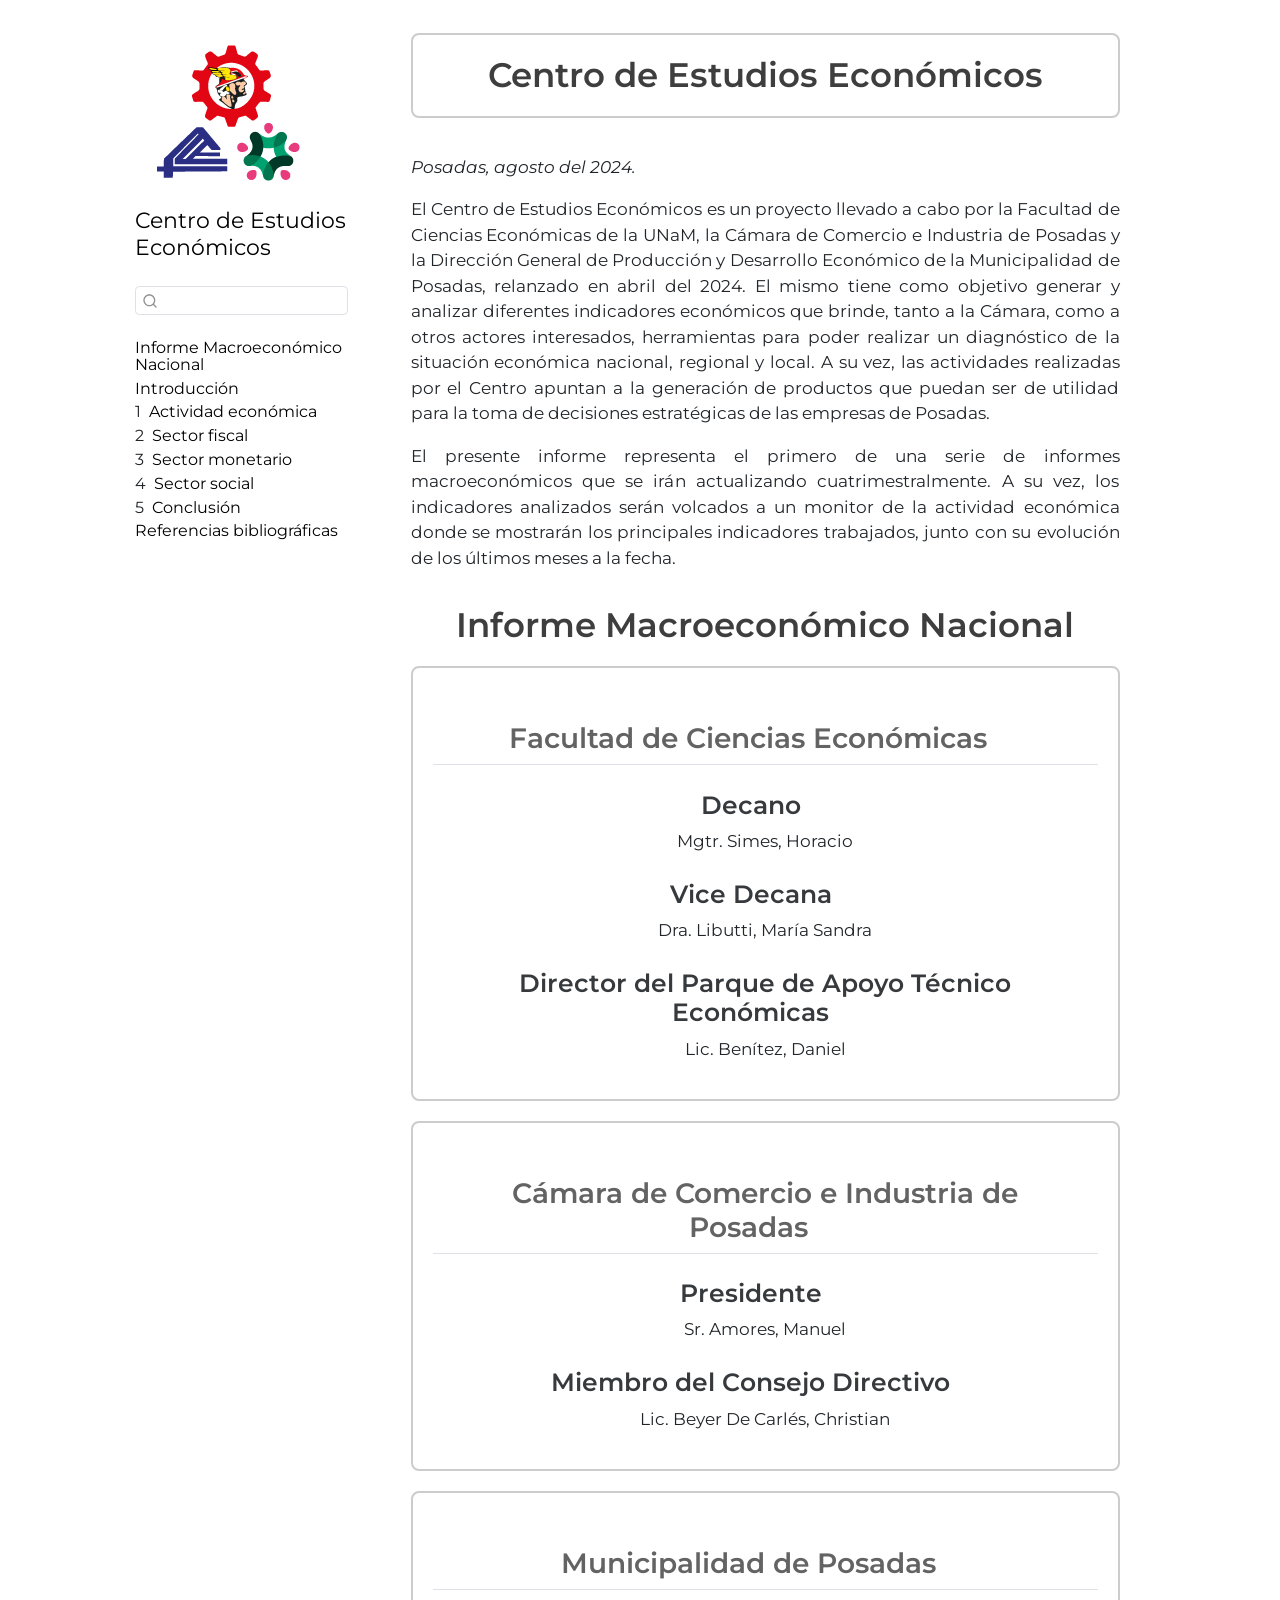
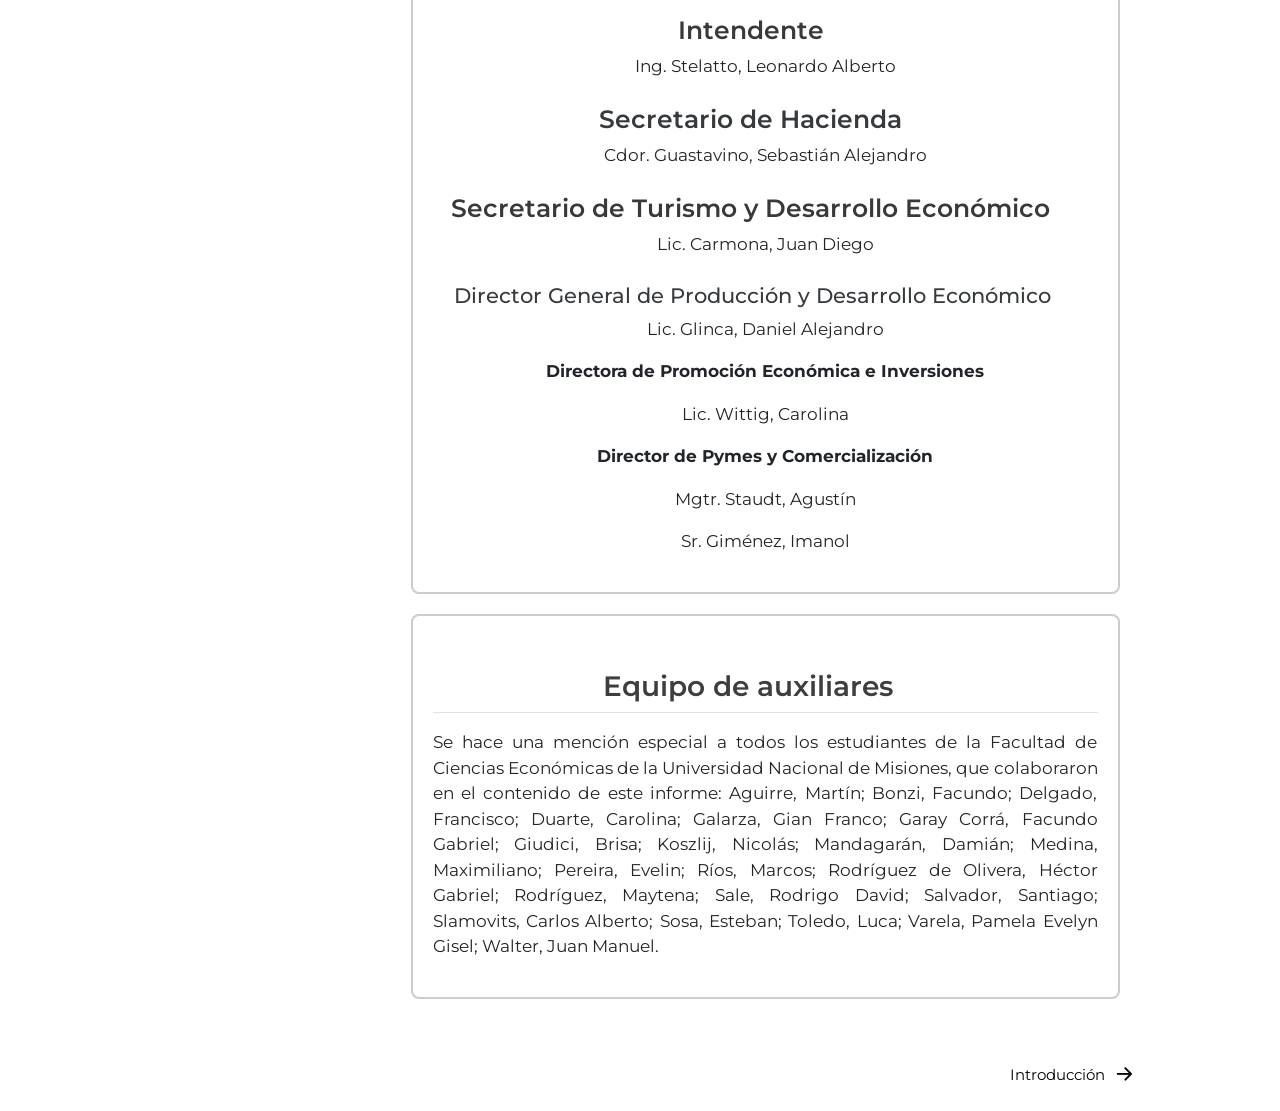
<file: _book/index.html>
<!DOCTYPE html>
<html xmlns="http://www.w3.org/1999/xhtml" lang="es" xml:lang="es"><head>

<meta charset="utf-8">
<meta name="generator" content="quarto-1.5.54">

<meta name="viewport" content="width=device-width, initial-scale=1.0, user-scalable=yes">


<title>Centro de Estudios Económicos</title>
<link rel="icon" href="img/cee_icon.png" type="image/png"> 
<link rel="icon" href="img/cee_icon.ico" type="image/x-ico"> 
<style>
code{white-space: pre-wrap;}
span.smallcaps{font-variant: small-caps;}
div.columns{display: flex; gap: min(4vw, 1.5em);}
div.column{flex: auto; overflow-x: auto;}
div.hanging-indent{margin-left: 1.5em; text-indent: -1.5em;}
ul.task-list{list-style: none;}
ul.task-list li input[type="checkbox"] {
  width: 0.8em;
  margin: 0 0.8em 0.2em -1em; /* quarto-specific, see https://github.com/quarto-dev/quarto-cli/issues/4556 */ 
  vertical-align: middle;
}
</style>


<script src="site_libs/quarto-nav/quarto-nav.js"></script>
<script src="site_libs/quarto-nav/headroom.min.js"></script>
<script src="site_libs/clipboard/clipboard.min.js"></script>
<script src="site_libs/quarto-search/autocomplete.umd.js"></script>
<script src="site_libs/quarto-search/fuse.min.js"></script>
<script src="site_libs/quarto-search/quarto-search.js"></script>
<meta name="quarto:offset" content="./">
<link href="./pages/intro.html" rel="next">
<script src="site_libs/quarto-html/quarto.js"></script>
<script src="site_libs/quarto-html/popper.min.js"></script>
<script src="site_libs/quarto-html/tippy.umd.min.js"></script>
<script src="site_libs/quarto-html/anchor.min.js"></script>
<link href="site_libs/quarto-html/tippy.css" rel="stylesheet">
<link href="site_libs/quarto-html/quarto-syntax-highlighting.css" rel="stylesheet" id="quarto-text-highlighting-styles">
<script src="site_libs/bootstrap/bootstrap.min.js"></script>
<link href="site_libs/bootstrap/bootstrap-icons.css" rel="stylesheet">
<link href="site_libs/bootstrap/bootstrap.min.css" rel="stylesheet" id="quarto-bootstrap" data-mode="light">
<script id="quarto-search-options" type="application/json">{
  "location": "sidebar",
  "copy-button": false,
  "collapse-after": 3,
  "panel-placement": "start",
  "type": "textbox",
  "limit": 50,
  "keyboard-shortcut": [
    "f",
    "/",
    "s"
  ],
  "show-item-context": false,
  "language": {
    "search-no-results-text": "Sin resultados",
    "search-matching-documents-text": "documentos encontrados",
    "search-copy-link-title": "Copiar el enlace en la búsqueda",
    "search-hide-matches-text": "Ocultar resultados adicionales",
    "search-more-match-text": "resultado adicional en este documento",
    "search-more-matches-text": "resultados adicionales en este documento",
    "search-clear-button-title": "Borrar",
    "search-text-placeholder": "",
    "search-detached-cancel-button-title": "Cancelar",
    "search-submit-button-title": "Enviar",
    "search-label": "Buscar"
  }
}</script>


<link rel="stylesheet" href="styles/stylesPortada.css">
</head>

<body class="nav-sidebar floating fullcontent">

<div id="quarto-search-results"></div>
  <header id="quarto-header" class="headroom fixed-top">
  <nav class="quarto-secondary-nav">
    <div class="container-fluid d-flex">
      <button type="button" class="quarto-btn-toggle btn" data-bs-toggle="collapse" role="button" data-bs-target=".quarto-sidebar-collapse-item" aria-controls="quarto-sidebar" aria-expanded="false" aria-label="Alternar barra lateral" onclick="if (window.quartoToggleHeadroom) { window.quartoToggleHeadroom(); }">
        <i class="bi bi-layout-text-sidebar-reverse"></i>
      </button>
        <nav class="quarto-page-breadcrumbs" aria-label="breadcrumb"><ol class="breadcrumb"><li class="breadcrumb-item"><a href="./index.html">Informe Macroeconómico Nacional</a></li></ol></nav>
        <a class="flex-grow-1" role="navigation" data-bs-toggle="collapse" data-bs-target=".quarto-sidebar-collapse-item" aria-controls="quarto-sidebar" aria-expanded="false" aria-label="Alternar barra lateral" onclick="if (window.quartoToggleHeadroom) { window.quartoToggleHeadroom(); }">      
        </a>
      <button type="button" class="btn quarto-search-button" aria-label="Buscar" onclick="window.quartoOpenSearch();">
        <i class="bi bi-search"></i>
      </button>
    </div>
  </nav>
</header>
<!-- content -->
<div id="quarto-content" class="quarto-container page-columns page-rows-contents page-layout-article">
<!-- sidebar -->
  <nav id="quarto-sidebar" class="sidebar collapse collapse-horizontal quarto-sidebar-collapse-item sidebar-navigation floating overflow-auto">
    <div class="pt-lg-2 mt-2 text-left sidebar-header sidebar-header-stacked">
      <a href="./index.html" class="sidebar-logo-link">
      <img src="./img/Logos-para-web.png" alt="" class="sidebar-logo py-0 d-lg-inline d-none">
      </a>
    <div class="sidebar-title mb-0 py-0">
      <a href="./">Centro de Estudios Económicos</a> 
    </div>
      </div>
        <div class="mt-2 flex-shrink-0 align-items-center">
        <div class="sidebar-search">
        <div id="quarto-search" class="" title="Buscar"></div>
        </div>
        </div>
    <div class="sidebar-menu-container"> 
    <ul class="list-unstyled mt-1">
        <li class="sidebar-item">
  <div class="sidebar-item-container"> 
  <a href="./index.html" class="sidebar-item-text sidebar-link active">
 <span class="menu-text">Informe Macroeconómico Nacional</span></a>
  </div>
</li>
        <li class="sidebar-item">
  <div class="sidebar-item-container"> 
  <a href="./pages/intro.html" class="sidebar-item-text sidebar-link">
 <span class="menu-text">Introducción</span></a>
  </div>
</li>
        <li class="sidebar-item">
  <div class="sidebar-item-container"> 
  <a href="./pages/actividad_economica.html" class="sidebar-item-text sidebar-link">
 <span class="menu-text"><span class="chapter-number">1</span>&nbsp; <span class="chapter-title">Actividad económica</span></span></a>
  </div>
</li>
        <li class="sidebar-item">
  <div class="sidebar-item-container"> 
  <a href="./pages/sector_fiscal.html" class="sidebar-item-text sidebar-link">
 <span class="menu-text"><span class="chapter-number">2</span>&nbsp; <span class="chapter-title">Sector fiscal</span></span></a>
  </div>
</li>
        <li class="sidebar-item">
  <div class="sidebar-item-container"> 
  <a href="./pages/sector_monetario.html" class="sidebar-item-text sidebar-link">
 <span class="menu-text"><span class="chapter-number">3</span>&nbsp; <span class="chapter-title">Sector monetario</span></span></a>
  </div>
</li>
        <li class="sidebar-item">
  <div class="sidebar-item-container"> 
  <a href="./pages/sector_social.html" class="sidebar-item-text sidebar-link">
 <span class="menu-text"><span class="chapter-number">4</span>&nbsp; <span class="chapter-title">Sector social</span></span></a>
  </div>
</li>
        <li class="sidebar-item">
  <div class="sidebar-item-container"> 
  <a href="./pages/summary.html" class="sidebar-item-text sidebar-link">
 <span class="menu-text"><span class="chapter-number">5</span>&nbsp; <span class="chapter-title">Conclusión</span></span></a>
  </div>
</li>
        <li class="sidebar-item">
  <div class="sidebar-item-container"> 
  <a href="./pages/references.html" class="sidebar-item-text sidebar-link">
 <span class="menu-text">Referencias bibliográficas</span></a>
  </div>
</li>
    </ul>
    </div>
</nav>
<div id="quarto-sidebar-glass" class="quarto-sidebar-collapse-item" data-bs-toggle="collapse" data-bs-target=".quarto-sidebar-collapse-item"></div>
<!-- margin-sidebar -->
    
<!-- main -->
<main class="content" id="quarto-document-content">

<header id="title-block-header" class="quarto-title-block default">
<div class="quarto-title">
<h1 class="title">Centro de Estudios Económicos</h1>
</div>



<div class="quarto-title-meta">

    
  
    
  </div>
  


</header>


<!-- # Informe del Centro de Estudios Económicos {.unnumbered}

Cámara de Comercio e Industria de Posadas en colaboración con la Facultad de Ciencias Económicas de la UNaM y la Dirección General de Producción y Desarrollo Económico de la Municipalidad de Posadas.
-->
<p><em>Posadas, agosto del 2024.</em></p>
<div class="justify">
<p>El Centro de Estudios Económicos es un proyecto llevado a cabo por la Facultad de Ciencias Económicas de la UNaM, la Cámara de Comercio e Industria de Posadas y la Dirección General de Producción y Desarrollo Económico de la Municipalidad de Posadas, relanzado en abril del 2024. El mismo tiene como objetivo generar y analizar diferentes indicadores económicos que brinde, tanto a la Cámara, como a otros actores interesados, herramientas para poder realizar un diagnóstico de la situación económica nacional, regional y local. A su vez, las actividades realizadas por el Centro apuntan a la generación de productos que puedan ser de utilidad para la toma de decisiones estratégicas de las empresas de Posadas.</p>
<p>El presente informe representa el primero de una serie de informes macroeconómicos que se irán actualizando cuatrimestralmente. A su vez, los indicadores analizados serán volcados a un monitor de la actividad económica donde se mostrarán los principales indicadores trabajados, junto con su evolución de los últimos meses a la fecha.</p>
</div>
<section id="informe-macroeconómico-nacional" class="level1 unnumbered">
<h1 class="unnumbered">Informe Macroeconómico Nacional</h1>
<section id="facultad-de-ciencias-económicas" class="level2">
<h2 class="anchored" data-anchor-id="facultad-de-ciencias-económicas"><span class="custom-header" style="color: #636363;">Facultad de Ciencias Económicas</span></h2>
<section id="decano" class="level3">
<h3 class="anchored" data-anchor-id="decano">Decano</h3>
<p>Mgtr. Simes, Horacio</p>
</section>
<section id="vice-decana" class="level3">
<h3 class="anchored" data-anchor-id="vice-decana">Vice Decana</h3>
<p>Dra. Libutti, María Sandra</p>
</section>
<section id="director-del-parque-de-apoyo-técnico-económicas" class="level3">
<h3 class="anchored" data-anchor-id="director-del-parque-de-apoyo-técnico-económicas">Director del Parque de Apoyo Técnico Económicas</h3>
<p>Lic. Benítez, Daniel</p>
</section>
</section>
<section id="cámara-de-comercio-e-industria-de-posadas" class="level2">
<h2 class="anchored" data-anchor-id="cámara-de-comercio-e-industria-de-posadas"><span class="custom-header" style="color: #636363;">Cámara de Comercio e Industria de Posadas</span></h2>
<section id="presidente" class="level3">
<h3 class="anchored" data-anchor-id="presidente">Presidente</h3>
<p>Sr.&nbsp;Amores, Manuel</p>
</section>
<section id="miembro-del-consejo-directivo" class="level3">
<h3 class="anchored" data-anchor-id="miembro-del-consejo-directivo">Miembro del Consejo Directivo</h3>
<p>Lic. Beyer De Carlés, Christian</p>
</section>
</section>
<section id="municipalidad-de-posadas" class="level2">
<h2 class="anchored" data-anchor-id="municipalidad-de-posadas"><span class="custom-header" style="color: #636363;">Municipalidad de Posadas</span></h2>
<section id="intendente" class="level3">
<h3 class="anchored" data-anchor-id="intendente">Intendente</h3>
<p>Ing. Stelatto, Leonardo Alberto</p>
</section>
<section id="secretario-de-hacienda" class="level3">
<h3 class="anchored" data-anchor-id="secretario-de-hacienda">Secretario de Hacienda</h3>
<p>Cdor. Guastavino, Sebastián Alejandro</p>
</section>
<section id="secretario-de-turismo-y-desarrollo-económico" class="level3">
<h3 class="anchored" data-anchor-id="secretario-de-turismo-y-desarrollo-económico">Secretario de Turismo y Desarrollo Económico</h3>
<p>Lic. Carmona, Juan Diego</p>
<section id="director-general-de-producción-y-desarrollo-económico" class="level4">
<h4 class="anchored" data-anchor-id="director-general-de-producción-y-desarrollo-económico">Director General de Producción y Desarrollo Económico</h4>
<p>Lic. Glinca, Daniel Alejandro</p>
<p><strong>Directora de Promoción Económica e Inversiones</strong></p>
<p>Lic. Wittig, Carolina</p>
<p><strong>Director de Pymes y Comercialización</strong></p>
<p>Mgtr. Staudt, Agustín</p>
<p>Sr.&nbsp;Giménez, Imanol</p>
</section>
</section>
</section>
<section id="equipo-de-auxiliares" class="level2">
<h2 class="anchored" data-anchor-id="equipo-de-auxiliares">Equipo de auxiliares</h2>
<div style="text-align: justify; text-justify: inter-word">
<p>Se hace una mención especial a todos los estudiantes de la Facultad de Ciencias Económicas de la Universidad Nacional de Misiones, que colaboraron en el contenido de este informe: Aguirre, Martín; Bonzi, Facundo; Delgado, Francisco; Duarte, Carolina; Galarza, Gian Franco; Garay Corrá, Facundo Gabriel; Giudici, Brisa; Koszlij, Nicolás; Mandagarán, Damián; Medina, Maximiliano; Pereira, Evelin; Ríos, Marcos; Rodríguez de Olivera, Héctor Gabriel; Rodríguez, Maytena; Sale, Rodrigo David; Salvador, Santiago; Slamovits, Carlos Alberto; Sosa, Esteban; Toledo, Luca; Varela, Pamela Evelyn Gisel; Walter, Juan Manuel.</p>
</div>


</section>
</section>

</main> <!-- /main -->
<script id="quarto-html-after-body" type="application/javascript">
window.document.addEventListener("DOMContentLoaded", function (event) {
  const toggleBodyColorMode = (bsSheetEl) => {
    const mode = bsSheetEl.getAttribute("data-mode");
    const bodyEl = window.document.querySelector("body");
    if (mode === "dark") {
      bodyEl.classList.add("quarto-dark");
      bodyEl.classList.remove("quarto-light");
    } else {
      bodyEl.classList.add("quarto-light");
      bodyEl.classList.remove("quarto-dark");
    }
  }
  const toggleBodyColorPrimary = () => {
    const bsSheetEl = window.document.querySelector("link#quarto-bootstrap");
    if (bsSheetEl) {
      toggleBodyColorMode(bsSheetEl);
    }
  }
  toggleBodyColorPrimary();  
  const icon = "";
  const anchorJS = new window.AnchorJS();
  anchorJS.options = {
    placement: 'right',
    icon: icon
  };
  anchorJS.add('.anchored');
  const isCodeAnnotation = (el) => {
    for (const clz of el.classList) {
      if (clz.startsWith('code-annotation-')) {                     
        return true;
      }
    }
    return false;
  }
  const onCopySuccess = function(e) {
    // button target
    const button = e.trigger;
    // don't keep focus
    button.blur();
    // flash "checked"
    button.classList.add('code-copy-button-checked');
    var currentTitle = button.getAttribute("title");
    button.setAttribute("title", "Copiado");
    let tooltip;
    if (window.bootstrap) {
      button.setAttribute("data-bs-toggle", "tooltip");
      button.setAttribute("data-bs-placement", "left");
      button.setAttribute("data-bs-title", "Copiado");
      tooltip = new bootstrap.Tooltip(button, 
        { trigger: "manual", 
          customClass: "code-copy-button-tooltip",
          offset: [0, -8]});
      tooltip.show();    
    }
    setTimeout(function() {
      if (tooltip) {
        tooltip.hide();
        button.removeAttribute("data-bs-title");
        button.removeAttribute("data-bs-toggle");
        button.removeAttribute("data-bs-placement");
      }
      button.setAttribute("title", currentTitle);
      button.classList.remove('code-copy-button-checked');
    }, 1000);
    // clear code selection
    e.clearSelection();
  }
  const getTextToCopy = function(trigger) {
      const codeEl = trigger.previousElementSibling.cloneNode(true);
      for (const childEl of codeEl.children) {
        if (isCodeAnnotation(childEl)) {
          childEl.remove();
        }
      }
      return codeEl.innerText;
  }
  const clipboard = new window.ClipboardJS('.code-copy-button:not([data-in-quarto-modal])', {
    text: getTextToCopy
  });
  clipboard.on('success', onCopySuccess);
  if (window.document.getElementById('quarto-embedded-source-code-modal')) {
    // For code content inside modals, clipBoardJS needs to be initialized with a container option
    // TODO: Check when it could be a function (https://github.com/zenorocha/clipboard.js/issues/860)
    const clipboardModal = new window.ClipboardJS('.code-copy-button[data-in-quarto-modal]', {
      text: getTextToCopy,
      container: window.document.getElementById('quarto-embedded-source-code-modal')
    });
    clipboardModal.on('success', onCopySuccess);
  }
    var localhostRegex = new RegExp(/^(?:http|https):\/\/localhost\:?[0-9]*\//);
    var mailtoRegex = new RegExp(/^mailto:/);
      var filterRegex = new RegExp('/' + window.location.host + '/');
    var isInternal = (href) => {
        return filterRegex.test(href) || localhostRegex.test(href) || mailtoRegex.test(href);
    }
    // Inspect non-navigation links and adorn them if external
 	var links = window.document.querySelectorAll('a[href]:not(.nav-link):not(.navbar-brand):not(.toc-action):not(.sidebar-link):not(.sidebar-item-toggle):not(.pagination-link):not(.no-external):not([aria-hidden]):not(.dropdown-item):not(.quarto-navigation-tool):not(.about-link)');
    for (var i=0; i<links.length; i++) {
      const link = links[i];
      if (!isInternal(link.href)) {
        // undo the damage that might have been done by quarto-nav.js in the case of
        // links that we want to consider external
        if (link.dataset.originalHref !== undefined) {
          link.href = link.dataset.originalHref;
        }
      }
    }
  function tippyHover(el, contentFn, onTriggerFn, onUntriggerFn) {
    const config = {
      allowHTML: true,
      maxWidth: 500,
      delay: 100,
      arrow: false,
      appendTo: function(el) {
          return el.parentElement;
      },
      interactive: true,
      interactiveBorder: 10,
      theme: 'quarto',
      placement: 'bottom-start',
    };
    if (contentFn) {
      config.content = contentFn;
    }
    if (onTriggerFn) {
      config.onTrigger = onTriggerFn;
    }
    if (onUntriggerFn) {
      config.onUntrigger = onUntriggerFn;
    }
    window.tippy(el, config); 
  }
  const noterefs = window.document.querySelectorAll('a[role="doc-noteref"]');
  for (var i=0; i<noterefs.length; i++) {
    const ref = noterefs[i];
    tippyHover(ref, function() {
      // use id or data attribute instead here
      let href = ref.getAttribute('data-footnote-href') || ref.getAttribute('href');
      try { href = new URL(href).hash; } catch {}
      const id = href.replace(/^#\/?/, "");
      const note = window.document.getElementById(id);
      if (note) {
        return note.innerHTML;
      } else {
        return "";
      }
    });
  }
  const xrefs = window.document.querySelectorAll('a.quarto-xref');
  const processXRef = (id, note) => {
    // Strip column container classes
    const stripColumnClz = (el) => {
      el.classList.remove("page-full", "page-columns");
      if (el.children) {
        for (const child of el.children) {
          stripColumnClz(child);
        }
      }
    }
    stripColumnClz(note)
    if (id === null || id.startsWith('sec-')) {
      // Special case sections, only their first couple elements
      const container = document.createElement("div");
      if (note.children && note.children.length > 2) {
        container.appendChild(note.children[0].cloneNode(true));
        for (let i = 1; i < note.children.length; i++) {
          const child = note.children[i];
          if (child.tagName === "P" && child.innerText === "") {
            continue;
          } else {
            container.appendChild(child.cloneNode(true));
            break;
          }
        }
        if (window.Quarto?.typesetMath) {
          window.Quarto.typesetMath(container);
        }
        return container.innerHTML
      } else {
        if (window.Quarto?.typesetMath) {
          window.Quarto.typesetMath(note);
        }
        return note.innerHTML;
      }
    } else {
      // Remove any anchor links if they are present
      const anchorLink = note.querySelector('a.anchorjs-link');
      if (anchorLink) {
        anchorLink.remove();
      }
      if (window.Quarto?.typesetMath) {
        window.Quarto.typesetMath(note);
      }
      // TODO in 1.5, we should make sure this works without a callout special case
      if (note.classList.contains("callout")) {
        return note.outerHTML;
      } else {
        return note.innerHTML;
      }
    }
  }
  for (var i=0; i<xrefs.length; i++) {
    const xref = xrefs[i];
    tippyHover(xref, undefined, function(instance) {
      instance.disable();
      let url = xref.getAttribute('href');
      let hash = undefined; 
      if (url.startsWith('#')) {
        hash = url;
      } else {
        try { hash = new URL(url).hash; } catch {}
      }
      if (hash) {
        const id = hash.replace(/^#\/?/, "");
        const note = window.document.getElementById(id);
        if (note !== null) {
          try {
            const html = processXRef(id, note.cloneNode(true));
            instance.setContent(html);
          } finally {
            instance.enable();
            instance.show();
          }
        } else {
          // See if we can fetch this
          fetch(url.split('#')[0])
          .then(res => res.text())
          .then(html => {
            const parser = new DOMParser();
            const htmlDoc = parser.parseFromString(html, "text/html");
            const note = htmlDoc.getElementById(id);
            if (note !== null) {
              const html = processXRef(id, note);
              instance.setContent(html);
            } 
          }).finally(() => {
            instance.enable();
            instance.show();
          });
        }
      } else {
        // See if we can fetch a full url (with no hash to target)
        // This is a special case and we should probably do some content thinning / targeting
        fetch(url)
        .then(res => res.text())
        .then(html => {
          const parser = new DOMParser();
          const htmlDoc = parser.parseFromString(html, "text/html");
          const note = htmlDoc.querySelector('main.content');
          if (note !== null) {
            // This should only happen for chapter cross references
            // (since there is no id in the URL)
            // remove the first header
            if (note.children.length > 0 && note.children[0].tagName === "HEADER") {
              note.children[0].remove();
            }
            const html = processXRef(null, note);
            instance.setContent(html);
          } 
        }).finally(() => {
          instance.enable();
          instance.show();
        });
      }
    }, function(instance) {
    });
  }
      let selectedAnnoteEl;
      const selectorForAnnotation = ( cell, annotation) => {
        let cellAttr = 'data-code-cell="' + cell + '"';
        let lineAttr = 'data-code-annotation="' +  annotation + '"';
        const selector = 'span[' + cellAttr + '][' + lineAttr + ']';
        return selector;
      }
      const selectCodeLines = (annoteEl) => {
        const doc = window.document;
        const targetCell = annoteEl.getAttribute("data-target-cell");
        const targetAnnotation = annoteEl.getAttribute("data-target-annotation");
        const annoteSpan = window.document.querySelector(selectorForAnnotation(targetCell, targetAnnotation));
        const lines = annoteSpan.getAttribute("data-code-lines").split(",");
        const lineIds = lines.map((line) => {
          return targetCell + "-" + line;
        })
        let top = null;
        let height = null;
        let parent = null;
        if (lineIds.length > 0) {
            //compute the position of the single el (top and bottom and make a div)
            const el = window.document.getElementById(lineIds[0]);
            top = el.offsetTop;
            height = el.offsetHeight;
            parent = el.parentElement.parentElement;
          if (lineIds.length > 1) {
            const lastEl = window.document.getElementById(lineIds[lineIds.length - 1]);
            const bottom = lastEl.offsetTop + lastEl.offsetHeight;
            height = bottom - top;
          }
          if (top !== null && height !== null && parent !== null) {
            // cook up a div (if necessary) and position it 
            let div = window.document.getElementById("code-annotation-line-highlight");
            if (div === null) {
              div = window.document.createElement("div");
              div.setAttribute("id", "code-annotation-line-highlight");
              div.style.position = 'absolute';
              parent.appendChild(div);
            }
            div.style.top = top - 2 + "px";
            div.style.height = height + 4 + "px";
            div.style.left = 0;
            let gutterDiv = window.document.getElementById("code-annotation-line-highlight-gutter");
            if (gutterDiv === null) {
              gutterDiv = window.document.createElement("div");
              gutterDiv.setAttribute("id", "code-annotation-line-highlight-gutter");
              gutterDiv.style.position = 'absolute';
              const codeCell = window.document.getElementById(targetCell);
              const gutter = codeCell.querySelector('.code-annotation-gutter');
              gutter.appendChild(gutterDiv);
            }
            gutterDiv.style.top = top - 2 + "px";
            gutterDiv.style.height = height + 4 + "px";
          }
          selectedAnnoteEl = annoteEl;
        }
      };
      const unselectCodeLines = () => {
        const elementsIds = ["code-annotation-line-highlight", "code-annotation-line-highlight-gutter"];
        elementsIds.forEach((elId) => {
          const div = window.document.getElementById(elId);
          if (div) {
            div.remove();
          }
        });
        selectedAnnoteEl = undefined;
      };
        // Handle positioning of the toggle
    window.addEventListener(
      "resize",
      throttle(() => {
        elRect = undefined;
        if (selectedAnnoteEl) {
          selectCodeLines(selectedAnnoteEl);
        }
      }, 10)
    );
    function throttle(fn, ms) {
    let throttle = false;
    let timer;
      return (...args) => {
        if(!throttle) { // first call gets through
            fn.apply(this, args);
            throttle = true;
        } else { // all the others get throttled
            if(timer) clearTimeout(timer); // cancel #2
            timer = setTimeout(() => {
              fn.apply(this, args);
              timer = throttle = false;
            }, ms);
        }
      };
    }
      // Attach click handler to the DT
      const annoteDls = window.document.querySelectorAll('dt[data-target-cell]');
      for (const annoteDlNode of annoteDls) {
        annoteDlNode.addEventListener('click', (event) => {
          const clickedEl = event.target;
          if (clickedEl !== selectedAnnoteEl) {
            unselectCodeLines();
            const activeEl = window.document.querySelector('dt[data-target-cell].code-annotation-active');
            if (activeEl) {
              activeEl.classList.remove('code-annotation-active');
            }
            selectCodeLines(clickedEl);
            clickedEl.classList.add('code-annotation-active');
          } else {
            // Unselect the line
            unselectCodeLines();
            clickedEl.classList.remove('code-annotation-active');
          }
        });
      }
  const findCites = (el) => {
    const parentEl = el.parentElement;
    if (parentEl) {
      const cites = parentEl.dataset.cites;
      if (cites) {
        return {
          el,
          cites: cites.split(' ')
        };
      } else {
        return findCites(el.parentElement)
      }
    } else {
      return undefined;
    }
  };
  var bibliorefs = window.document.querySelectorAll('a[role="doc-biblioref"]');
  for (var i=0; i<bibliorefs.length; i++) {
    const ref = bibliorefs[i];
    const citeInfo = findCites(ref);
    if (citeInfo) {
      tippyHover(citeInfo.el, function() {
        var popup = window.document.createElement('div');
        citeInfo.cites.forEach(function(cite) {
          var citeDiv = window.document.createElement('div');
          citeDiv.classList.add('hanging-indent');
          citeDiv.classList.add('csl-entry');
          var biblioDiv = window.document.getElementById('ref-' + cite);
          if (biblioDiv) {
            citeDiv.innerHTML = biblioDiv.innerHTML;
          }
          popup.appendChild(citeDiv);
        });
        return popup.innerHTML;
      });
    }
  }
});
</script>
<nav class="page-navigation">
  <div class="nav-page nav-page-previous">
  </div>
  <div class="nav-page nav-page-next">
      <a href="./pages/intro.html" class="pagination-link" aria-label="Introducción">
        <span class="nav-page-text">Introducción</span> <i class="bi bi-arrow-right-short"></i>
      </a>
  </div>
</nav>
</div> <!-- /content -->




</body></html>
</file>
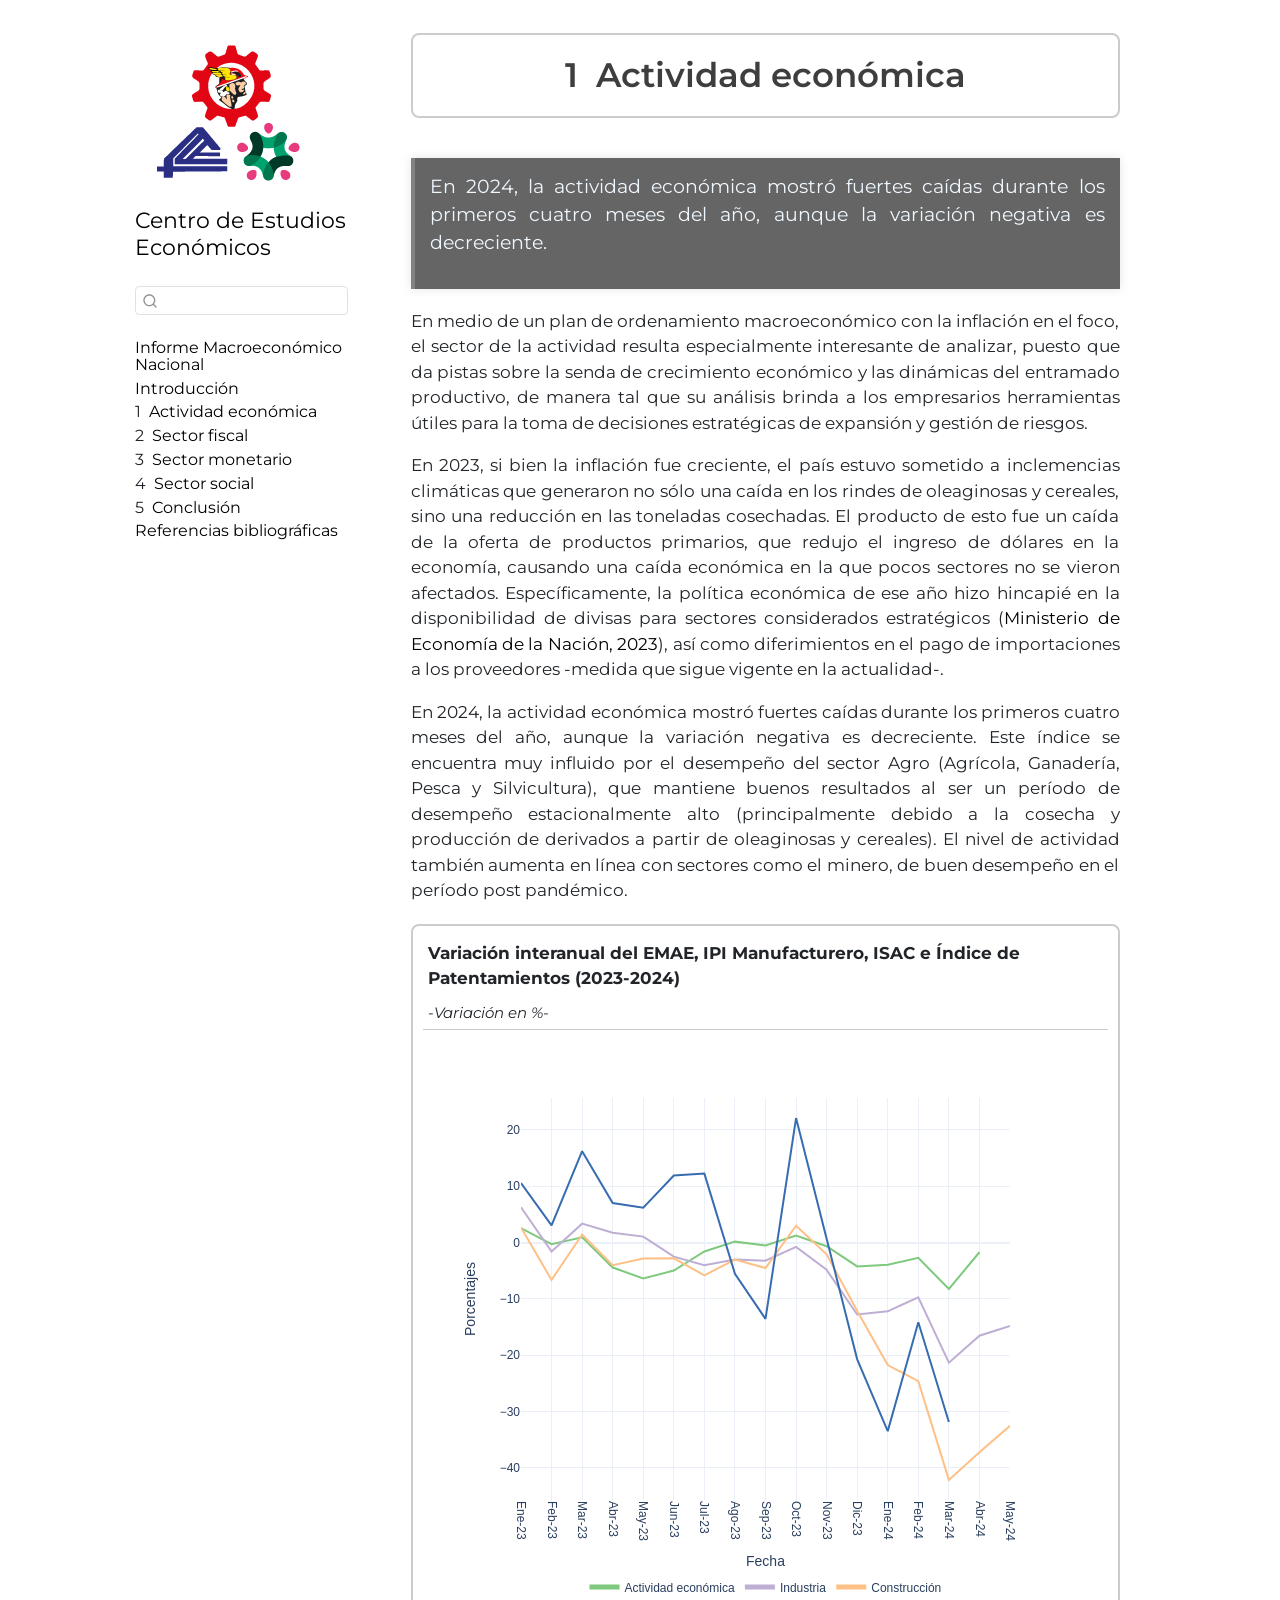
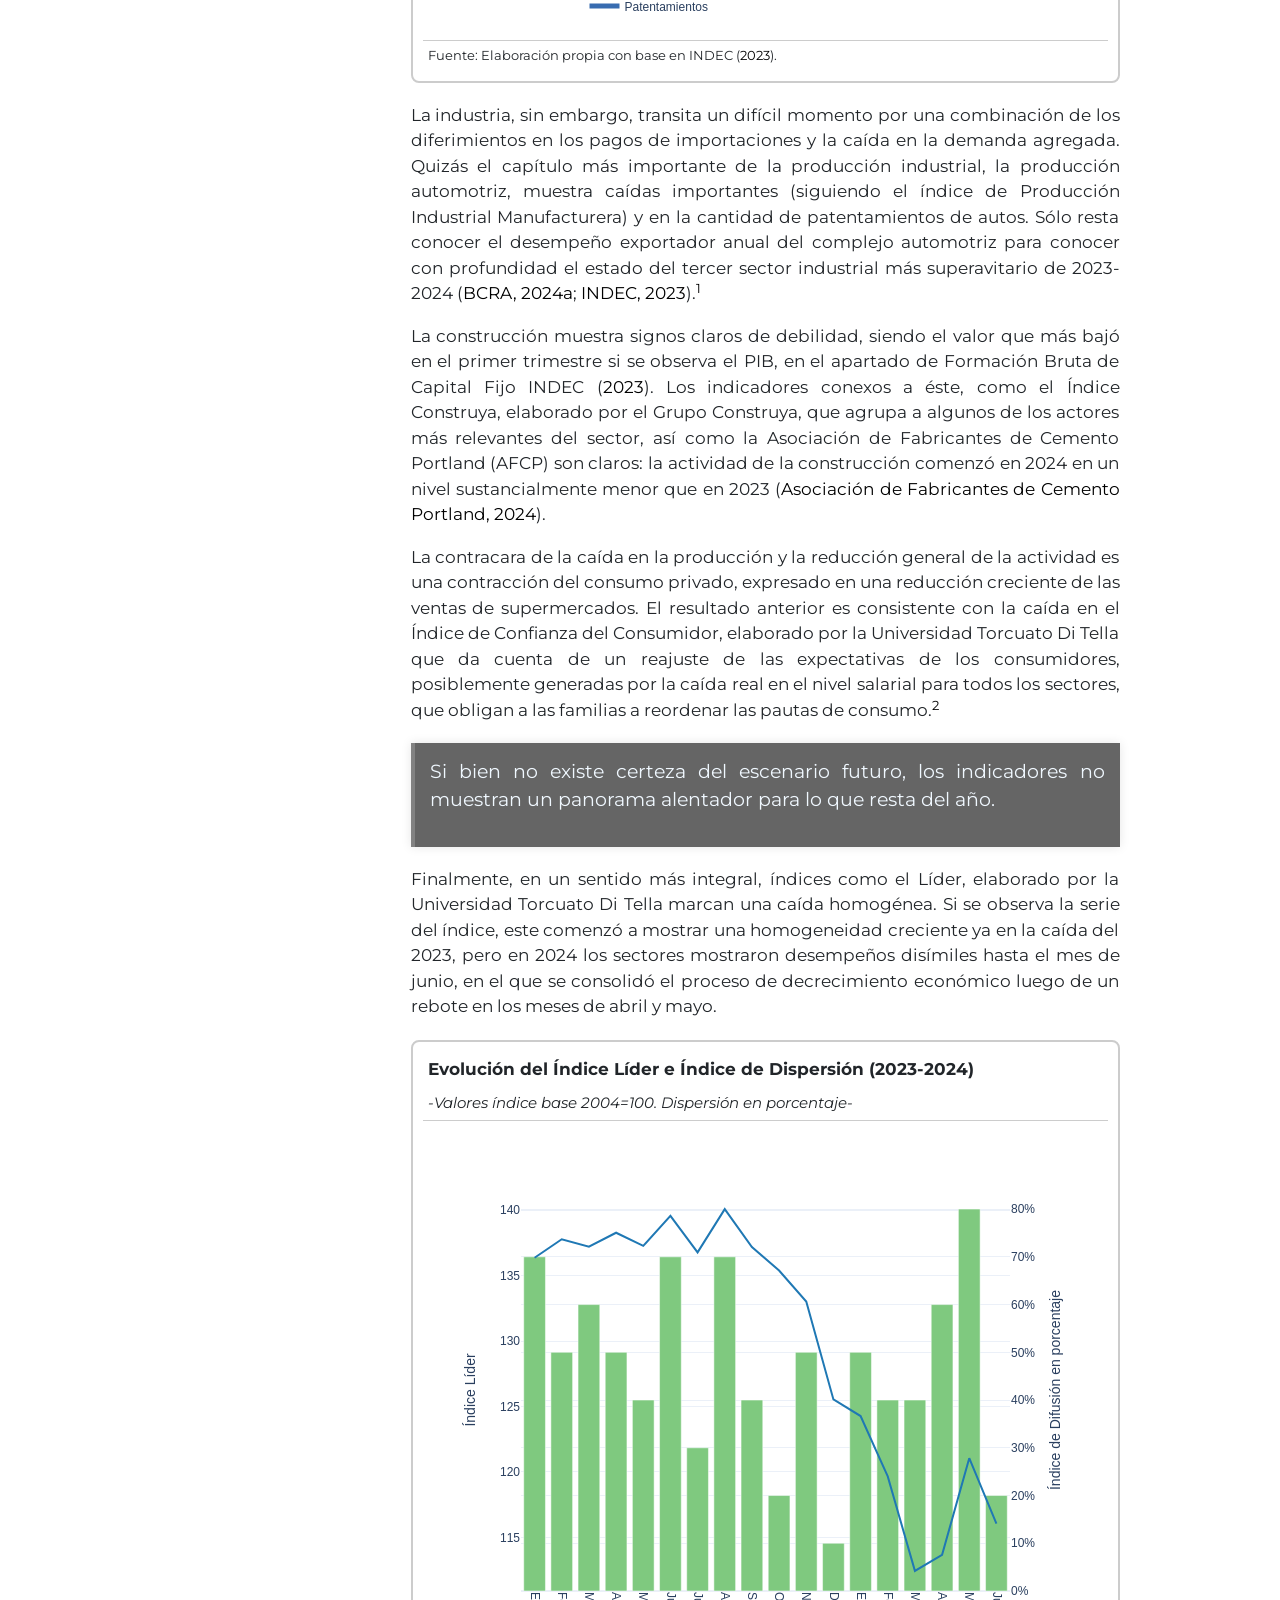
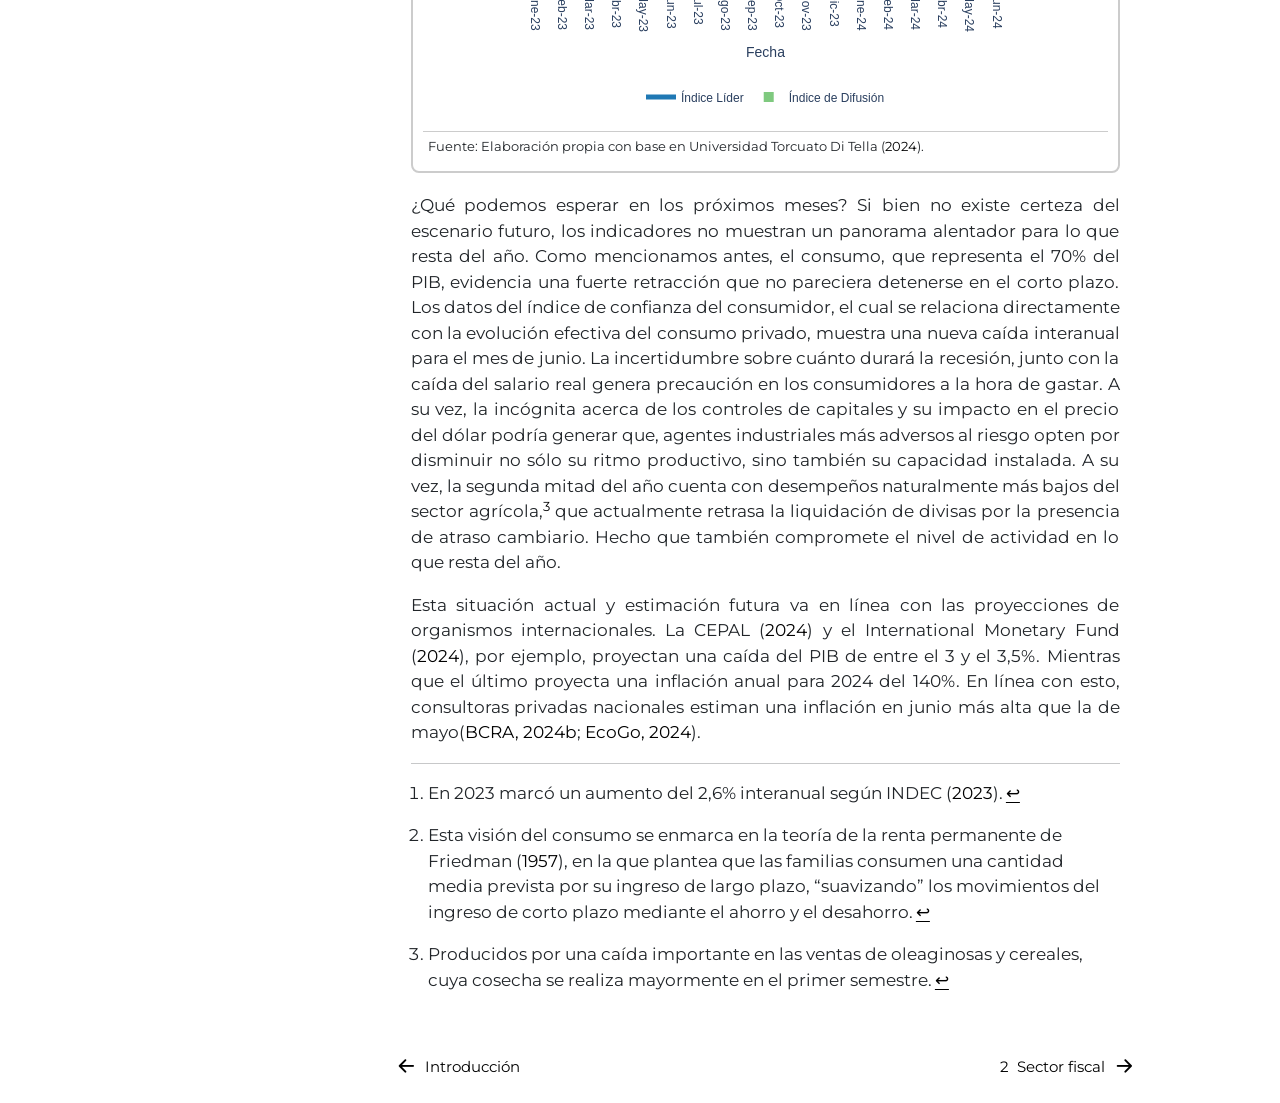
<file: _book/pages/actividad_economica.html>
<!DOCTYPE html>
<html xmlns="http://www.w3.org/1999/xhtml" lang="es" xml:lang="es"><head>

<meta charset="utf-8">
<meta name="generator" content="quarto-1.5.54">

<meta name="viewport" content="width=device-width, initial-scale=1.0, user-scalable=yes">


<title>1&nbsp; Actividad económica – Centro de Estudios Económicos</title>
<style>
code{white-space: pre-wrap;}
span.smallcaps{font-variant: small-caps;}
div.columns{display: flex; gap: min(4vw, 1.5em);}
div.column{flex: auto; overflow-x: auto;}
div.hanging-indent{margin-left: 1.5em; text-indent: -1.5em;}
ul.task-list{list-style: none;}
ul.task-list li input[type="checkbox"] {
  width: 0.8em;
  margin: 0 0.8em 0.2em -1em; /* quarto-specific, see https://github.com/quarto-dev/quarto-cli/issues/4556 */ 
  vertical-align: middle;
}
/* CSS for citations */
div.csl-bib-body { }
div.csl-entry {
  clear: both;
  margin-bottom: 0em;
}
.hanging-indent div.csl-entry {
  margin-left:2em;
  text-indent:-2em;
}
div.csl-left-margin {
  min-width:2em;
  float:left;
}
div.csl-right-inline {
  margin-left:2em;
  padding-left:1em;
}
div.csl-indent {
  margin-left: 2em;
}</style>


<script src="../site_libs/quarto-nav/quarto-nav.js"></script>
<script src="../site_libs/quarto-nav/headroom.min.js"></script>
<script src="../site_libs/clipboard/clipboard.min.js"></script>
<script src="../site_libs/quarto-search/autocomplete.umd.js"></script>
<script src="../site_libs/quarto-search/fuse.min.js"></script>
<script src="../site_libs/quarto-search/quarto-search.js"></script>
<meta name="quarto:offset" content="../">
<link href="../pages/sector_fiscal.html" rel="next">
<link href="../pages/intro.html" rel="prev">
<script src="../site_libs/quarto-html/quarto.js"></script>
<script src="../site_libs/quarto-html/popper.min.js"></script>
<script src="../site_libs/quarto-html/tippy.umd.min.js"></script>
<script src="../site_libs/quarto-html/anchor.min.js"></script>
<link href="../site_libs/quarto-html/tippy.css" rel="stylesheet">
<link href="../site_libs/quarto-html/quarto-syntax-highlighting.css" rel="stylesheet" id="quarto-text-highlighting-styles">
<script src="../site_libs/bootstrap/bootstrap.min.js"></script>
<link href="../site_libs/bootstrap/bootstrap-icons.css" rel="stylesheet">
<link href="../site_libs/bootstrap/bootstrap.min.css" rel="stylesheet" id="quarto-bootstrap" data-mode="light">
<script id="quarto-search-options" type="application/json">{
  "location": "sidebar",
  "copy-button": false,
  "collapse-after": 3,
  "panel-placement": "start",
  "type": "textbox",
  "limit": 50,
  "keyboard-shortcut": [
    "f",
    "/",
    "s"
  ],
  "show-item-context": false,
  "language": {
    "search-no-results-text": "Sin resultados",
    "search-matching-documents-text": "documentos encontrados",
    "search-copy-link-title": "Copiar el enlace en la búsqueda",
    "search-hide-matches-text": "Ocultar resultados adicionales",
    "search-more-match-text": "resultado adicional en este documento",
    "search-more-matches-text": "resultados adicionales en este documento",
    "search-clear-button-title": "Borrar",
    "search-text-placeholder": "",
    "search-detached-cancel-button-title": "Cancelar",
    "search-submit-button-title": "Enviar",
    "search-label": "Buscar"
  }
}</script>


<link rel="stylesheet" href="../styles/stylesPortada.css">
</head>

<body class="nav-sidebar floating fullcontent">

<div id="quarto-search-results"></div>
  <header id="quarto-header" class="headroom fixed-top">
  <nav class="quarto-secondary-nav">
    <div class="container-fluid d-flex">
      <button type="button" class="quarto-btn-toggle btn" data-bs-toggle="collapse" role="button" data-bs-target=".quarto-sidebar-collapse-item" aria-controls="quarto-sidebar" aria-expanded="false" aria-label="Alternar barra lateral" onclick="if (window.quartoToggleHeadroom) { window.quartoToggleHeadroom(); }">
        <i class="bi bi-layout-text-sidebar-reverse"></i>
      </button>
        <nav class="quarto-page-breadcrumbs" aria-label="breadcrumb"><ol class="breadcrumb"><li class="breadcrumb-item"><a href="../pages/actividad_economica.html"><span class="chapter-number">1</span>&nbsp; <span class="chapter-title">Actividad económica</span></a></li></ol></nav>
        <a class="flex-grow-1" role="navigation" data-bs-toggle="collapse" data-bs-target=".quarto-sidebar-collapse-item" aria-controls="quarto-sidebar" aria-expanded="false" aria-label="Alternar barra lateral" onclick="if (window.quartoToggleHeadroom) { window.quartoToggleHeadroom(); }">      
        </a>
      <button type="button" class="btn quarto-search-button" aria-label="Buscar" onclick="window.quartoOpenSearch();">
        <i class="bi bi-search"></i>
      </button>
    </div>
  </nav>
</header>
<!-- content -->
<div id="quarto-content" class="quarto-container page-columns page-rows-contents page-layout-article">
<!-- sidebar -->
  <nav id="quarto-sidebar" class="sidebar collapse collapse-horizontal quarto-sidebar-collapse-item sidebar-navigation floating overflow-auto">
    <div class="pt-lg-2 mt-2 text-left sidebar-header sidebar-header-stacked">
      <a href="../index.html" class="sidebar-logo-link">
      <img src="../img/Logos-para-web.png" alt="" class="sidebar-logo py-0 d-lg-inline d-none">
      </a>
    <div class="sidebar-title mb-0 py-0">
      <a href="../">Centro de Estudios Económicos</a> 
    </div>
      </div>
        <div class="mt-2 flex-shrink-0 align-items-center">
        <div class="sidebar-search">
        <div id="quarto-search" class="" title="Buscar"></div>
        </div>
        </div>
    <div class="sidebar-menu-container"> 
    <ul class="list-unstyled mt-1">
        <li class="sidebar-item">
  <div class="sidebar-item-container"> 
  <a href="../index.html" class="sidebar-item-text sidebar-link">
 <span class="menu-text">Informe Macroeconómico Nacional</span></a>
  </div>
</li>
        <li class="sidebar-item">
  <div class="sidebar-item-container"> 
  <a href="../pages/intro.html" class="sidebar-item-text sidebar-link">
 <span class="menu-text">Introducción</span></a>
  </div>
</li>
        <li class="sidebar-item">
  <div class="sidebar-item-container"> 
  <a href="../pages/actividad_economica.html" class="sidebar-item-text sidebar-link active">
 <span class="menu-text"><span class="chapter-number">1</span>&nbsp; <span class="chapter-title">Actividad económica</span></span></a>
  </div>
</li>
        <li class="sidebar-item">
  <div class="sidebar-item-container"> 
  <a href="../pages/sector_fiscal.html" class="sidebar-item-text sidebar-link">
 <span class="menu-text"><span class="chapter-number">2</span>&nbsp; <span class="chapter-title">Sector fiscal</span></span></a>
  </div>
</li>
        <li class="sidebar-item">
  <div class="sidebar-item-container"> 
  <a href="../pages/sector_monetario.html" class="sidebar-item-text sidebar-link">
 <span class="menu-text"><span class="chapter-number">3</span>&nbsp; <span class="chapter-title">Sector monetario</span></span></a>
  </div>
</li>
        <li class="sidebar-item">
  <div class="sidebar-item-container"> 
  <a href="../pages/sector_social.html" class="sidebar-item-text sidebar-link">
 <span class="menu-text"><span class="chapter-number">4</span>&nbsp; <span class="chapter-title">Sector social</span></span></a>
  </div>
</li>
        <li class="sidebar-item">
  <div class="sidebar-item-container"> 
  <a href="../pages/summary.html" class="sidebar-item-text sidebar-link">
 <span class="menu-text"><span class="chapter-number">5</span>&nbsp; <span class="chapter-title">Conclusión</span></span></a>
  </div>
</li>
        <li class="sidebar-item">
  <div class="sidebar-item-container"> 
  <a href="../pages/references.html" class="sidebar-item-text sidebar-link">
 <span class="menu-text">Referencias bibliográficas</span></a>
  </div>
</li>
    </ul>
    </div>
</nav>
<div id="quarto-sidebar-glass" class="quarto-sidebar-collapse-item" data-bs-toggle="collapse" data-bs-target=".quarto-sidebar-collapse-item"></div>
<!-- margin-sidebar -->
    
<!-- main -->
<main class="content" id="quarto-document-content">

<header id="title-block-header" class="quarto-title-block default">
<div class="quarto-title">
<h1 class="title"><span id="sec-act_econo" class="quarto-section-identifier"><span class="chapter-number">1</span>&nbsp; <span class="chapter-title">Actividad económica</span></span></h1>
</div>



<div class="quarto-title-meta">

    
  
    
  </div>
  


</header>


<div class="justify">
<div class="highlight-box">
<p>En 2024, la actividad económica mostró fuertes caídas durante los primeros cuatro meses del año, aunque la variación negativa es decreciente.</p>
</div>
<p>En medio de un plan de ordenamiento macroeconómico con la inflación en el foco, el sector de la actividad resulta especialmente interesante de analizar, puesto que da pistas sobre la senda de crecimiento económico y las dinámicas del entramado productivo, de manera tal que su análisis brinda a los empresarios herramientas útiles para la toma de decisiones estratégicas de expansión y gestión de riesgos.</p>
<p>En 2023, si bien la inflación fue creciente, el país estuvo sometido a inclemencias climáticas que generaron no sólo una caída en los rindes de oleaginosas y cereales, sino una reducción en las toneladas cosechadas. El producto de esto fue un caída de la oferta de productos primarios, que redujo el ingreso de dólares en la economía, causando una caída económica en la que pocos sectores no se vieron afectados. Específicamente, la política económica de ese año hizo hincapié en la disponibilidad de divisas para sectores considerados estratégicos <span class="citation" data-cites="Reso1713_2023MineE">(<a href="references.html#ref-Reso1713_2023MineE" role="doc-biblioref">Ministerio de Economía de la Nación, 2023</a>)</span>, así como diferimientos en el pago de importaciones a los proveedores -medida que sigue vigente en la actualidad-.</p>
<p>En 2024, la actividad económica mostró fuertes caídas durante los primeros cuatro meses del año, aunque la variación negativa es decreciente. Este índice se encuentra muy influido por el desempeño del sector Agro (Agrícola, Ganadería, Pesca y Silvicultura), que mantiene buenos resultados al ser un período de desempeño estacionalmente alto (principalmente debido a la cosecha y producción de derivados a partir de oleaginosas y cereales). El nivel de actividad también aumenta en línea con sectores como el minero, de buen desempeño en el período post pandémico.</p>
<div class="chart-container">
<div class="chart-title">
Variación interanual del EMAE, IPI Manufacturero, ISAC e Índice de Patentamientos (2023-2024)
</div>
<div class="chart-subtitle">
-Variación en %-
</div>
<div class="chart-figure">
<iframe src="../pages/plots/grafico_interactivo.html" width="100%" height="600" style="border: none;"></iframe>
</div>
<div class="chart-footnote">
Fuente: Elaboración propia con base en <span class="citation" data-cites="INDEC2024a">INDEC (<a href="references.html#ref-INDEC2024a" role="doc-biblioref">2023</a>)</span>.
</div>
</div>
<p>La industria, sin embargo, transita un difícil momento por una combinación de los diferimientos en los pagos de importaciones y la caída en la demanda agregada. Quizás el capítulo más importante de la producción industrial, la producción automotriz, muestra caídas importantes (siguiendo el índice de Producción Industrial Manufacturera) y en la cantidad de patentamientos de autos. Sólo resta conocer el desempeño exportador anual del complejo automotriz para conocer con profundidad el estado del tercer sector industrial más superavitario de 2023-2024 <span class="citation" data-cites="INDEC2024a bcr2024c">(<a href="references.html#ref-bcr2024c" role="doc-biblioref">BCRA, 2024a</a>; <a href="references.html#ref-INDEC2024a" role="doc-biblioref">INDEC, 2023</a>)</span>.<a href="#fn1" class="footnote-ref" id="fnref1" role="doc-noteref"><sup>1</sup></a></p>
<p>La construcción muestra signos claros de debilidad, siendo el valor que más bajó en el primer trimestre si se observa el PIB, en el apartado de Formación Bruta de Capital Fijo <span class="citation" data-cites="INDEC2024a">INDEC (<a href="references.html#ref-INDEC2024a" role="doc-biblioref">2023</a>)</span>. Los indicadores conexos a éste, como el Índice Construya, elaborado por el Grupo Construya, que agrupa a algunos de los actores más relevantes del sector, así como la Asociación de Fabricantes de Cemento Portland (AFCP) son claros: la actividad de la construcción comenzó en 2024 en un nivel sustancialmente menor que en 2023 <span class="citation" data-cites="afcp2024">(<a href="references.html#ref-afcp2024" role="doc-biblioref">Asociación de Fabricantes de Cemento Portland, 2024</a>)</span>.</p>
<p>La contracara de la caída en la producción y la reducción general de la actividad es una contracción del consumo privado, expresado en una reducción creciente de las ventas de supermercados. El resultado anterior es consistente con la caída en el Índice de Confianza del Consumidor, elaborado por la Universidad Torcuato Di Tella que da cuenta de un reajuste de las expectativas de los consumidores, posiblemente generadas por la caída real en el nivel salarial para todos los sectores, que obligan a las familias a reordenar las pautas de consumo.<a href="#fn2" class="footnote-ref" id="fnref2" role="doc-noteref"><sup>2</sup></a></p>
<div class="highlight-box">
<p>Si bien no existe certeza del escenario futuro, los indicadores no muestran un panorama alentador para lo que resta del año.</p>
</div>
<p>Finalmente, en un sentido más integral, índices como el Líder, elaborado por la Universidad Torcuato Di Tella marcan una caída homogénea. Si se observa la serie del índice, este comenzó a mostrar una homogeneidad creciente ya en la caída del 2023, pero en 2024 los sectores mostraron desempeños disímiles hasta el mes de junio, en el que se consolidó el proceso de decrecimiento económico luego de un rebote en los meses de abril y mayo.</p>
<div class="chart-container">
<div class="chart-title">
Evolución del Índice Líder e Índice de Dispersión (2023-2024)
</div>
<div class="chart-subtitle">
-Valores índice base 2004=100. Dispersión en porcentaje-
</div>
<div class="chart-figure">
<iframe src="../pages/plots/grafico_interactivo2.html" width="100%" height="600" style="border: none;"></iframe>
</div>
<div class="chart-footnote">
Fuente: Elaboración propia con base en <span class="citation" data-cites="UTDT2024">Universidad Torcuato Di Tella (<a href="references.html#ref-UTDT2024" role="doc-biblioref">2024</a>)</span>.
</div>
</div>
<p>¿Qué podemos esperar en los próximos meses? Si bien no existe certeza del escenario futuro, los indicadores no muestran un panorama alentador para lo que resta del año. Como mencionamos antes, el consumo, que representa el 70% del PIB, evidencia una fuerte retracción que no pareciera detenerse en el corto plazo. Los datos del índice de confianza del consumidor, el cual se relaciona directamente con la evolución efectiva del consumo privado, muestra una nueva caída interanual para el mes de junio. La incertidumbre sobre cuánto durará la recesión, junto con la caída del salario real genera precaución en los consumidores a la hora de gastar. A su vez, la incógnita acerca de los controles de capitales y su impacto en el precio del dólar podría generar que, agentes industriales más adversos al riesgo opten por disminuir no sólo su ritmo productivo, sino también su capacidad instalada. A su vez, la segunda mitad del año cuenta con desempeños naturalmente más bajos del sector agrícola,<a href="#fn3" class="footnote-ref" id="fnref3" role="doc-noteref"><sup>3</sup></a> que actualmente retrasa la liquidación de divisas por la presencia de atraso cambiario. Hecho que también compromete el nivel de actividad en lo que resta del año.</p>
<p>Esta situación actual y estimación futura va en línea con las proyecciones de organismos internacionales. La <span class="citation" data-cites="cepal2024">CEPAL (<a href="references.html#ref-cepal2024" role="doc-biblioref">2024</a>)</span> y el <span class="citation" data-cites="FMI2024">International Monetary Fund (<a href="references.html#ref-FMI2024" role="doc-biblioref">2024</a>)</span>, por ejemplo, proyectan una caída del PIB de entre el 3 y el 3,5%. Mientras que el último proyecta una inflación anual para 2024 del 140%. En línea con esto, consultoras privadas nacionales estiman una inflación en junio más alta que la de mayo<span class="citation" data-cites="bcr2024b ecogo2024">(<a href="references.html#ref-bcr2024b" role="doc-biblioref">BCRA, 2024b</a>; <a href="references.html#ref-ecogo2024" role="doc-biblioref">EcoGo, 2024</a>)</span>.</p>
</div>


<div id="refs" class="references csl-bib-body hanging-indent" data-entry-spacing="0" data-line-spacing="2" role="list" style="display: none">
<div id="ref-afcp2024" class="csl-entry" role="listitem">
Asociación de Fabricantes de Cemento Portland. (2024). <em>Despachos de cemento en el mes de junio de 2024</em>. <a href="https://www.afcp.org.ar/despacho-mensual">https://www.afcp.org.ar/despacho-mensual</a>
</div>
<div id="ref-bcr2024c" class="csl-entry" role="listitem">
BCRA. (2024a). <em>El exceso de deuda de importadores sería menos de la mitad de lo estimado previamente. Enero de 2024</em>. <a href="https://www.bcra.gob.ar/Noticias/Exceso-de-deuda-importadores-es-menor-que-lo-estimado.asp">https://www.bcra.gob.ar/Noticias/Exceso-de-deuda-importadores-es-menor-que-lo-estimado.asp</a>
</div>
<div id="ref-bcr2024b" class="csl-entry" role="listitem">
BCRA. (2024b). <em>Relevamiento de Expectativas del Mercado. Junio de 2024</em>. <a href="https://www.bcra.gob.ar/Pdfs/PublicacionesEstadisticas/relevamiento-expectativas-mercado-jun-2024.pdf">https://www.bcra.gob.ar/Pdfs/PublicacionesEstadisticas/relevamiento-expectativas-mercado-jun-2024.pdf</a>
</div>
<div id="ref-cepal2024" class="csl-entry" role="listitem">
CEPAL. (2024). <em>América Latina y el Caribe: Proyecciones de crecimiento actualizadas para 2024</em>. <a href="https://www.cepal.org/sites/default/files/pr/files/tabla_actualizacion_proyecciones_pib_mayo-2024-esp.pdf">https://www.cepal.org/sites/default/files/pr/files/tabla_actualizacion_proyecciones_pib_mayo-2024-esp.pdf</a>
</div>
<div id="ref-ecogo2024" class="csl-entry" role="listitem">
EcoGo. (2024). <em>Relevamiento de Precios Minoristas. RPM – 3ra semana de junio</em>. <a href="https://ecogo.com.ar/rpm-3ra-semana-de-junio/">https://ecogo.com.ar/rpm-3ra-semana-de-junio/</a>
</div>
<div id="ref-friedman1957" class="csl-entry" role="listitem">
Friedman, M. (1957). <em>Theory of the Consumption Function</em>. Princeton University Press. <a href="http://www.jstor.org/stable/j.ctv39x7zh">http://www.jstor.org/stable/j.ctv39x7zh</a>
</div>
<div id="ref-INDEC2024a" class="csl-entry" role="listitem">
INDEC. (2023). <em>Complejos exportadores. Año 2023</em>. <a href="https://www.indec.gob.ar/uploads/informesdeprensa/complejos_03_24B0330413F2.pdf">https://www.indec.gob.ar/uploads/informesdeprensa/complejos_03_24B0330413F2.pdf</a>
</div>
<div id="ref-FMI2024" class="csl-entry" role="listitem">
International Monetary Fund. (2024). <em>IMF Executive Board Completes the Eighth Review of the Extended Arrangement Under the Extended Fund Facility for Argentina</em>. <a href="https://www.imf.org/en/News/Articles/2024/06/13/pr24217-imf-completes-eighth-review-of-the-extended-arrangement-under-the-eff-for-argentina">https://www.imf.org/en/News/Articles/2024/06/13/pr24217-imf-completes-eighth-review-of-the-extended-arrangement-under-the-eff-for-argentina</a>
</div>
<div id="ref-Reso1713_2023MineE" class="csl-entry" role="listitem">
Ministerio de Economía de la Nación. (2023). <em>Resolución 1713/2023</em>. <a href="https://www.boletinoficial.gob.ar/" class="uri">https://www.boletinoficial.gob.ar/</a>.
</div>
<div id="ref-UTDT2024" class="csl-entry" role="listitem">
Universidad Torcuato Di Tella. (2024). <em>Serie Histórica Índice Líder</em>.
</div>
</div>
<section id="footnotes" class="footnotes footnotes-end-of-document" role="doc-endnotes">
<hr>
<ol>
<li id="fn1"><p>En 2023 marcó un aumento del 2,6% interanual según <span class="citation" data-cites="INDEC2024a">INDEC (<a href="references.html#ref-INDEC2024a" role="doc-biblioref">2023</a>)</span>.<a href="#fnref1" class="footnote-back" role="doc-backlink">↩︎</a></p></li>
<li id="fn2"><p>Esta visión del consumo se enmarca en la teoría de la renta permanente de <span class="citation" data-cites="friedman1957">Friedman (<a href="references.html#ref-friedman1957" role="doc-biblioref">1957</a>)</span>, en la que plantea que las familias consumen una cantidad media prevista por su ingreso de largo plazo, “suavizando” los movimientos del ingreso de corto plazo mediante el ahorro y el desahorro.<a href="#fnref2" class="footnote-back" role="doc-backlink">↩︎</a></p></li>
<li id="fn3"><p>Producidos por una caída importante en las ventas de oleaginosas y cereales, cuya cosecha se realiza mayormente en el primer semestre.<a href="#fnref3" class="footnote-back" role="doc-backlink">↩︎</a></p></li>
</ol>
</section>

</main> <!-- /main -->
<script id="quarto-html-after-body" type="application/javascript">
window.document.addEventListener("DOMContentLoaded", function (event) {
  const toggleBodyColorMode = (bsSheetEl) => {
    const mode = bsSheetEl.getAttribute("data-mode");
    const bodyEl = window.document.querySelector("body");
    if (mode === "dark") {
      bodyEl.classList.add("quarto-dark");
      bodyEl.classList.remove("quarto-light");
    } else {
      bodyEl.classList.add("quarto-light");
      bodyEl.classList.remove("quarto-dark");
    }
  }
  const toggleBodyColorPrimary = () => {
    const bsSheetEl = window.document.querySelector("link#quarto-bootstrap");
    if (bsSheetEl) {
      toggleBodyColorMode(bsSheetEl);
    }
  }
  toggleBodyColorPrimary();  
  const icon = "";
  const anchorJS = new window.AnchorJS();
  anchorJS.options = {
    placement: 'right',
    icon: icon
  };
  anchorJS.add('.anchored');
  const isCodeAnnotation = (el) => {
    for (const clz of el.classList) {
      if (clz.startsWith('code-annotation-')) {                     
        return true;
      }
    }
    return false;
  }
  const onCopySuccess = function(e) {
    // button target
    const button = e.trigger;
    // don't keep focus
    button.blur();
    // flash "checked"
    button.classList.add('code-copy-button-checked');
    var currentTitle = button.getAttribute("title");
    button.setAttribute("title", "Copiado");
    let tooltip;
    if (window.bootstrap) {
      button.setAttribute("data-bs-toggle", "tooltip");
      button.setAttribute("data-bs-placement", "left");
      button.setAttribute("data-bs-title", "Copiado");
      tooltip = new bootstrap.Tooltip(button, 
        { trigger: "manual", 
          customClass: "code-copy-button-tooltip",
          offset: [0, -8]});
      tooltip.show();    
    }
    setTimeout(function() {
      if (tooltip) {
        tooltip.hide();
        button.removeAttribute("data-bs-title");
        button.removeAttribute("data-bs-toggle");
        button.removeAttribute("data-bs-placement");
      }
      button.setAttribute("title", currentTitle);
      button.classList.remove('code-copy-button-checked');
    }, 1000);
    // clear code selection
    e.clearSelection();
  }
  const getTextToCopy = function(trigger) {
      const codeEl = trigger.previousElementSibling.cloneNode(true);
      for (const childEl of codeEl.children) {
        if (isCodeAnnotation(childEl)) {
          childEl.remove();
        }
      }
      return codeEl.innerText;
  }
  const clipboard = new window.ClipboardJS('.code-copy-button:not([data-in-quarto-modal])', {
    text: getTextToCopy
  });
  clipboard.on('success', onCopySuccess);
  if (window.document.getElementById('quarto-embedded-source-code-modal')) {
    // For code content inside modals, clipBoardJS needs to be initialized with a container option
    // TODO: Check when it could be a function (https://github.com/zenorocha/clipboard.js/issues/860)
    const clipboardModal = new window.ClipboardJS('.code-copy-button[data-in-quarto-modal]', {
      text: getTextToCopy,
      container: window.document.getElementById('quarto-embedded-source-code-modal')
    });
    clipboardModal.on('success', onCopySuccess);
  }
    var localhostRegex = new RegExp(/^(?:http|https):\/\/localhost\:?[0-9]*\//);
    var mailtoRegex = new RegExp(/^mailto:/);
      var filterRegex = new RegExp('/' + window.location.host + '/');
    var isInternal = (href) => {
        return filterRegex.test(href) || localhostRegex.test(href) || mailtoRegex.test(href);
    }
    // Inspect non-navigation links and adorn them if external
 	var links = window.document.querySelectorAll('a[href]:not(.nav-link):not(.navbar-brand):not(.toc-action):not(.sidebar-link):not(.sidebar-item-toggle):not(.pagination-link):not(.no-external):not([aria-hidden]):not(.dropdown-item):not(.quarto-navigation-tool):not(.about-link)');
    for (var i=0; i<links.length; i++) {
      const link = links[i];
      if (!isInternal(link.href)) {
        // undo the damage that might have been done by quarto-nav.js in the case of
        // links that we want to consider external
        if (link.dataset.originalHref !== undefined) {
          link.href = link.dataset.originalHref;
        }
      }
    }
  function tippyHover(el, contentFn, onTriggerFn, onUntriggerFn) {
    const config = {
      allowHTML: true,
      maxWidth: 500,
      delay: 100,
      arrow: false,
      appendTo: function(el) {
          return el.parentElement;
      },
      interactive: true,
      interactiveBorder: 10,
      theme: 'quarto',
      placement: 'bottom-start',
    };
    if (contentFn) {
      config.content = contentFn;
    }
    if (onTriggerFn) {
      config.onTrigger = onTriggerFn;
    }
    if (onUntriggerFn) {
      config.onUntrigger = onUntriggerFn;
    }
    window.tippy(el, config); 
  }
  const noterefs = window.document.querySelectorAll('a[role="doc-noteref"]');
  for (var i=0; i<noterefs.length; i++) {
    const ref = noterefs[i];
    tippyHover(ref, function() {
      // use id or data attribute instead here
      let href = ref.getAttribute('data-footnote-href') || ref.getAttribute('href');
      try { href = new URL(href).hash; } catch {}
      const id = href.replace(/^#\/?/, "");
      const note = window.document.getElementById(id);
      if (note) {
        return note.innerHTML;
      } else {
        return "";
      }
    });
  }
  const xrefs = window.document.querySelectorAll('a.quarto-xref');
  const processXRef = (id, note) => {
    // Strip column container classes
    const stripColumnClz = (el) => {
      el.classList.remove("page-full", "page-columns");
      if (el.children) {
        for (const child of el.children) {
          stripColumnClz(child);
        }
      }
    }
    stripColumnClz(note)
    if (id === null || id.startsWith('sec-')) {
      // Special case sections, only their first couple elements
      const container = document.createElement("div");
      if (note.children && note.children.length > 2) {
        container.appendChild(note.children[0].cloneNode(true));
        for (let i = 1; i < note.children.length; i++) {
          const child = note.children[i];
          if (child.tagName === "P" && child.innerText === "") {
            continue;
          } else {
            container.appendChild(child.cloneNode(true));
            break;
          }
        }
        if (window.Quarto?.typesetMath) {
          window.Quarto.typesetMath(container);
        }
        return container.innerHTML
      } else {
        if (window.Quarto?.typesetMath) {
          window.Quarto.typesetMath(note);
        }
        return note.innerHTML;
      }
    } else {
      // Remove any anchor links if they are present
      const anchorLink = note.querySelector('a.anchorjs-link');
      if (anchorLink) {
        anchorLink.remove();
      }
      if (window.Quarto?.typesetMath) {
        window.Quarto.typesetMath(note);
      }
      // TODO in 1.5, we should make sure this works without a callout special case
      if (note.classList.contains("callout")) {
        return note.outerHTML;
      } else {
        return note.innerHTML;
      }
    }
  }
  for (var i=0; i<xrefs.length; i++) {
    const xref = xrefs[i];
    tippyHover(xref, undefined, function(instance) {
      instance.disable();
      let url = xref.getAttribute('href');
      let hash = undefined; 
      if (url.startsWith('#')) {
        hash = url;
      } else {
        try { hash = new URL(url).hash; } catch {}
      }
      if (hash) {
        const id = hash.replace(/^#\/?/, "");
        const note = window.document.getElementById(id);
        if (note !== null) {
          try {
            const html = processXRef(id, note.cloneNode(true));
            instance.setContent(html);
          } finally {
            instance.enable();
            instance.show();
          }
        } else {
          // See if we can fetch this
          fetch(url.split('#')[0])
          .then(res => res.text())
          .then(html => {
            const parser = new DOMParser();
            const htmlDoc = parser.parseFromString(html, "text/html");
            const note = htmlDoc.getElementById(id);
            if (note !== null) {
              const html = processXRef(id, note);
              instance.setContent(html);
            } 
          }).finally(() => {
            instance.enable();
            instance.show();
          });
        }
      } else {
        // See if we can fetch a full url (with no hash to target)
        // This is a special case and we should probably do some content thinning / targeting
        fetch(url)
        .then(res => res.text())
        .then(html => {
          const parser = new DOMParser();
          const htmlDoc = parser.parseFromString(html, "text/html");
          const note = htmlDoc.querySelector('main.content');
          if (note !== null) {
            // This should only happen for chapter cross references
            // (since there is no id in the URL)
            // remove the first header
            if (note.children.length > 0 && note.children[0].tagName === "HEADER") {
              note.children[0].remove();
            }
            const html = processXRef(null, note);
            instance.setContent(html);
          } 
        }).finally(() => {
          instance.enable();
          instance.show();
        });
      }
    }, function(instance) {
    });
  }
      let selectedAnnoteEl;
      const selectorForAnnotation = ( cell, annotation) => {
        let cellAttr = 'data-code-cell="' + cell + '"';
        let lineAttr = 'data-code-annotation="' +  annotation + '"';
        const selector = 'span[' + cellAttr + '][' + lineAttr + ']';
        return selector;
      }
      const selectCodeLines = (annoteEl) => {
        const doc = window.document;
        const targetCell = annoteEl.getAttribute("data-target-cell");
        const targetAnnotation = annoteEl.getAttribute("data-target-annotation");
        const annoteSpan = window.document.querySelector(selectorForAnnotation(targetCell, targetAnnotation));
        const lines = annoteSpan.getAttribute("data-code-lines").split(",");
        const lineIds = lines.map((line) => {
          return targetCell + "-" + line;
        })
        let top = null;
        let height = null;
        let parent = null;
        if (lineIds.length > 0) {
            //compute the position of the single el (top and bottom and make a div)
            const el = window.document.getElementById(lineIds[0]);
            top = el.offsetTop;
            height = el.offsetHeight;
            parent = el.parentElement.parentElement;
          if (lineIds.length > 1) {
            const lastEl = window.document.getElementById(lineIds[lineIds.length - 1]);
            const bottom = lastEl.offsetTop + lastEl.offsetHeight;
            height = bottom - top;
          }
          if (top !== null && height !== null && parent !== null) {
            // cook up a div (if necessary) and position it 
            let div = window.document.getElementById("code-annotation-line-highlight");
            if (div === null) {
              div = window.document.createElement("div");
              div.setAttribute("id", "code-annotation-line-highlight");
              div.style.position = 'absolute';
              parent.appendChild(div);
            }
            div.style.top = top - 2 + "px";
            div.style.height = height + 4 + "px";
            div.style.left = 0;
            let gutterDiv = window.document.getElementById("code-annotation-line-highlight-gutter");
            if (gutterDiv === null) {
              gutterDiv = window.document.createElement("div");
              gutterDiv.setAttribute("id", "code-annotation-line-highlight-gutter");
              gutterDiv.style.position = 'absolute';
              const codeCell = window.document.getElementById(targetCell);
              const gutter = codeCell.querySelector('.code-annotation-gutter');
              gutter.appendChild(gutterDiv);
            }
            gutterDiv.style.top = top - 2 + "px";
            gutterDiv.style.height = height + 4 + "px";
          }
          selectedAnnoteEl = annoteEl;
        }
      };
      const unselectCodeLines = () => {
        const elementsIds = ["code-annotation-line-highlight", "code-annotation-line-highlight-gutter"];
        elementsIds.forEach((elId) => {
          const div = window.document.getElementById(elId);
          if (div) {
            div.remove();
          }
        });
        selectedAnnoteEl = undefined;
      };
        // Handle positioning of the toggle
    window.addEventListener(
      "resize",
      throttle(() => {
        elRect = undefined;
        if (selectedAnnoteEl) {
          selectCodeLines(selectedAnnoteEl);
        }
      }, 10)
    );
    function throttle(fn, ms) {
    let throttle = false;
    let timer;
      return (...args) => {
        if(!throttle) { // first call gets through
            fn.apply(this, args);
            throttle = true;
        } else { // all the others get throttled
            if(timer) clearTimeout(timer); // cancel #2
            timer = setTimeout(() => {
              fn.apply(this, args);
              timer = throttle = false;
            }, ms);
        }
      };
    }
      // Attach click handler to the DT
      const annoteDls = window.document.querySelectorAll('dt[data-target-cell]');
      for (const annoteDlNode of annoteDls) {
        annoteDlNode.addEventListener('click', (event) => {
          const clickedEl = event.target;
          if (clickedEl !== selectedAnnoteEl) {
            unselectCodeLines();
            const activeEl = window.document.querySelector('dt[data-target-cell].code-annotation-active');
            if (activeEl) {
              activeEl.classList.remove('code-annotation-active');
            }
            selectCodeLines(clickedEl);
            clickedEl.classList.add('code-annotation-active');
          } else {
            // Unselect the line
            unselectCodeLines();
            clickedEl.classList.remove('code-annotation-active');
          }
        });
      }
  const findCites = (el) => {
    const parentEl = el.parentElement;
    if (parentEl) {
      const cites = parentEl.dataset.cites;
      if (cites) {
        return {
          el,
          cites: cites.split(' ')
        };
      } else {
        return findCites(el.parentElement)
      }
    } else {
      return undefined;
    }
  };
  var bibliorefs = window.document.querySelectorAll('a[role="doc-biblioref"]');
  for (var i=0; i<bibliorefs.length; i++) {
    const ref = bibliorefs[i];
    const citeInfo = findCites(ref);
    if (citeInfo) {
      tippyHover(citeInfo.el, function() {
        var popup = window.document.createElement('div');
        citeInfo.cites.forEach(function(cite) {
          var citeDiv = window.document.createElement('div');
          citeDiv.classList.add('hanging-indent');
          citeDiv.classList.add('csl-entry');
          var biblioDiv = window.document.getElementById('ref-' + cite);
          if (biblioDiv) {
            citeDiv.innerHTML = biblioDiv.innerHTML;
          }
          popup.appendChild(citeDiv);
        });
        return popup.innerHTML;
      });
    }
  }
});
</script>
<nav class="page-navigation">
  <div class="nav-page nav-page-previous">
      <a href="../pages/intro.html" class="pagination-link" aria-label="Introducción">
        <i class="bi bi-arrow-left-short"></i> <span class="nav-page-text">Introducción</span>
      </a>          
  </div>
  <div class="nav-page nav-page-next">
      <a href="../pages/sector_fiscal.html" class="pagination-link" aria-label="Sector fiscal">
        <span class="nav-page-text"><span class="chapter-number">2</span>&nbsp; <span class="chapter-title">Sector fiscal</span></span> <i class="bi bi-arrow-right-short"></i>
      </a>
  </div>
</nav>
</div> <!-- /content -->




</body></html>
</file>
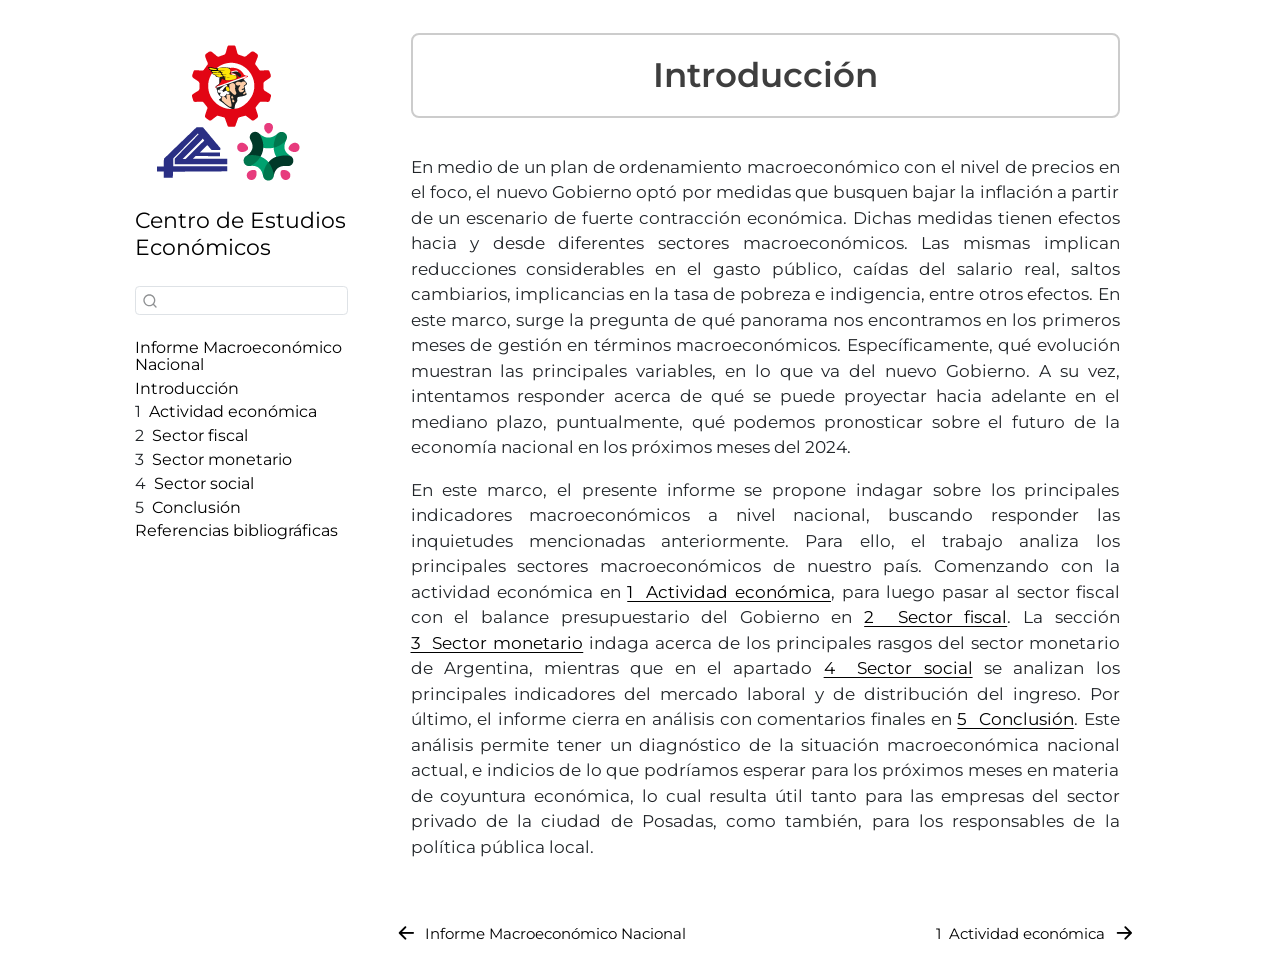
<file: _book/pages/intro.html>
<!DOCTYPE html>
<html xmlns="http://www.w3.org/1999/xhtml" lang="es" xml:lang="es"><head>

<meta charset="utf-8">
<meta name="generator" content="quarto-1.5.54">

<meta name="viewport" content="width=device-width, initial-scale=1.0, user-scalable=yes">


<title>Introducción – Centro de Estudios Económicos</title>
<style>
code{white-space: pre-wrap;}
span.smallcaps{font-variant: small-caps;}
div.columns{display: flex; gap: min(4vw, 1.5em);}
div.column{flex: auto; overflow-x: auto;}
div.hanging-indent{margin-left: 1.5em; text-indent: -1.5em;}
ul.task-list{list-style: none;}
ul.task-list li input[type="checkbox"] {
  width: 0.8em;
  margin: 0 0.8em 0.2em -1em; /* quarto-specific, see https://github.com/quarto-dev/quarto-cli/issues/4556 */ 
  vertical-align: middle;
}
</style>


<script src="../site_libs/quarto-nav/quarto-nav.js"></script>
<script src="../site_libs/quarto-nav/headroom.min.js"></script>
<script src="../site_libs/clipboard/clipboard.min.js"></script>
<script src="../site_libs/quarto-search/autocomplete.umd.js"></script>
<script src="../site_libs/quarto-search/fuse.min.js"></script>
<script src="../site_libs/quarto-search/quarto-search.js"></script>
<meta name="quarto:offset" content="../">
<link href="../pages/actividad_economica.html" rel="next">
<link href="../index.html" rel="prev">
<script src="../site_libs/quarto-html/quarto.js"></script>
<script src="../site_libs/quarto-html/popper.min.js"></script>
<script src="../site_libs/quarto-html/tippy.umd.min.js"></script>
<script src="../site_libs/quarto-html/anchor.min.js"></script>
<link href="../site_libs/quarto-html/tippy.css" rel="stylesheet">
<link href="../site_libs/quarto-html/quarto-syntax-highlighting.css" rel="stylesheet" id="quarto-text-highlighting-styles">
<script src="../site_libs/bootstrap/bootstrap.min.js"></script>
<link href="../site_libs/bootstrap/bootstrap-icons.css" rel="stylesheet">
<link href="../site_libs/bootstrap/bootstrap.min.css" rel="stylesheet" id="quarto-bootstrap" data-mode="light">
<script id="quarto-search-options" type="application/json">{
  "location": "sidebar",
  "copy-button": false,
  "collapse-after": 3,
  "panel-placement": "start",
  "type": "textbox",
  "limit": 50,
  "keyboard-shortcut": [
    "f",
    "/",
    "s"
  ],
  "show-item-context": false,
  "language": {
    "search-no-results-text": "Sin resultados",
    "search-matching-documents-text": "documentos encontrados",
    "search-copy-link-title": "Copiar el enlace en la búsqueda",
    "search-hide-matches-text": "Ocultar resultados adicionales",
    "search-more-match-text": "resultado adicional en este documento",
    "search-more-matches-text": "resultados adicionales en este documento",
    "search-clear-button-title": "Borrar",
    "search-text-placeholder": "",
    "search-detached-cancel-button-title": "Cancelar",
    "search-submit-button-title": "Enviar",
    "search-label": "Buscar"
  }
}</script>


<link rel="stylesheet" href="../styles/stylesPortada.css">
</head>

<body class="nav-sidebar floating fullcontent">

<div id="quarto-search-results"></div>
  <header id="quarto-header" class="headroom fixed-top">
  <nav class="quarto-secondary-nav">
    <div class="container-fluid d-flex">
      <button type="button" class="quarto-btn-toggle btn" data-bs-toggle="collapse" role="button" data-bs-target=".quarto-sidebar-collapse-item" aria-controls="quarto-sidebar" aria-expanded="false" aria-label="Alternar barra lateral" onclick="if (window.quartoToggleHeadroom) { window.quartoToggleHeadroom(); }">
        <i class="bi bi-layout-text-sidebar-reverse"></i>
      </button>
        <nav class="quarto-page-breadcrumbs" aria-label="breadcrumb"><ol class="breadcrumb"><li class="breadcrumb-item"><a href="../pages/intro.html">Introducción</a></li></ol></nav>
        <a class="flex-grow-1" role="navigation" data-bs-toggle="collapse" data-bs-target=".quarto-sidebar-collapse-item" aria-controls="quarto-sidebar" aria-expanded="false" aria-label="Alternar barra lateral" onclick="if (window.quartoToggleHeadroom) { window.quartoToggleHeadroom(); }">      
        </a>
      <button type="button" class="btn quarto-search-button" aria-label="Buscar" onclick="window.quartoOpenSearch();">
        <i class="bi bi-search"></i>
      </button>
    </div>
  </nav>
</header>
<!-- content -->
<div id="quarto-content" class="quarto-container page-columns page-rows-contents page-layout-article">
<!-- sidebar -->
  <nav id="quarto-sidebar" class="sidebar collapse collapse-horizontal quarto-sidebar-collapse-item sidebar-navigation floating overflow-auto">
    <div class="pt-lg-2 mt-2 text-left sidebar-header sidebar-header-stacked">
      <a href="../index.html" class="sidebar-logo-link">
      <img src="../img/Logos-para-web.png" alt="" class="sidebar-logo py-0 d-lg-inline d-none">
      </a>
    <div class="sidebar-title mb-0 py-0">
      <a href="../">Centro de Estudios Económicos</a> 
    </div>
      </div>
        <div class="mt-2 flex-shrink-0 align-items-center">
        <div class="sidebar-search">
        <div id="quarto-search" class="" title="Buscar"></div>
        </div>
        </div>
    <div class="sidebar-menu-container"> 
    <ul class="list-unstyled mt-1">
        <li class="sidebar-item">
  <div class="sidebar-item-container"> 
  <a href="../index.html" class="sidebar-item-text sidebar-link">
 <span class="menu-text">Informe Macroeconómico Nacional</span></a>
  </div>
</li>
        <li class="sidebar-item">
  <div class="sidebar-item-container"> 
  <a href="../pages/intro.html" class="sidebar-item-text sidebar-link active">
 <span class="menu-text">Introducción</span></a>
  </div>
</li>
        <li class="sidebar-item">
  <div class="sidebar-item-container"> 
  <a href="../pages/actividad_economica.html" class="sidebar-item-text sidebar-link">
 <span class="menu-text"><span class="chapter-number">1</span>&nbsp; <span class="chapter-title">Actividad económica</span></span></a>
  </div>
</li>
        <li class="sidebar-item">
  <div class="sidebar-item-container"> 
  <a href="../pages/sector_fiscal.html" class="sidebar-item-text sidebar-link">
 <span class="menu-text"><span class="chapter-number">2</span>&nbsp; <span class="chapter-title">Sector fiscal</span></span></a>
  </div>
</li>
        <li class="sidebar-item">
  <div class="sidebar-item-container"> 
  <a href="../pages/sector_monetario.html" class="sidebar-item-text sidebar-link">
 <span class="menu-text"><span class="chapter-number">3</span>&nbsp; <span class="chapter-title">Sector monetario</span></span></a>
  </div>
</li>
        <li class="sidebar-item">
  <div class="sidebar-item-container"> 
  <a href="../pages/sector_social.html" class="sidebar-item-text sidebar-link">
 <span class="menu-text"><span class="chapter-number">4</span>&nbsp; <span class="chapter-title">Sector social</span></span></a>
  </div>
</li>
        <li class="sidebar-item">
  <div class="sidebar-item-container"> 
  <a href="../pages/summary.html" class="sidebar-item-text sidebar-link">
 <span class="menu-text"><span class="chapter-number">5</span>&nbsp; <span class="chapter-title">Conclusión</span></span></a>
  </div>
</li>
        <li class="sidebar-item">
  <div class="sidebar-item-container"> 
  <a href="../pages/references.html" class="sidebar-item-text sidebar-link">
 <span class="menu-text">Referencias bibliográficas</span></a>
  </div>
</li>
    </ul>
    </div>
</nav>
<div id="quarto-sidebar-glass" class="quarto-sidebar-collapse-item" data-bs-toggle="collapse" data-bs-target=".quarto-sidebar-collapse-item"></div>
<!-- margin-sidebar -->
    
<!-- main -->
<main class="content" id="quarto-document-content">

<header id="title-block-header" class="quarto-title-block default">
<div class="quarto-title">
<h1 class="title">Introducción</h1>
</div>



<div class="quarto-title-meta">

    
  
    
  </div>
  


</header>


<div class="justify">
<p>En medio de un plan de ordenamiento macroeconómico con el nivel de precios en el foco, el nuevo Gobierno optó por medidas que busquen bajar la inflación a partir de un escenario de fuerte contracción económica. Dichas medidas tienen efectos hacia y desde diferentes sectores macroeconómicos. Las mismas implican reducciones considerables en el gasto público, caídas del salario real, saltos cambiarios, implicancias en la tasa de pobreza e indigencia, entre otros efectos. En este marco, surge la pregunta de qué panorama nos encontramos en los primeros meses de gestión en términos macroeconómicos. Específicamente, qué evolución muestran las principales variables, en lo que va del nuevo Gobierno. A su vez, intentamos responder acerca de qué se puede proyectar hacia adelante en el mediano plazo, puntualmente, qué podemos pronosticar sobre el futuro de la economía nacional en los próximos meses del 2024.</p>
<p>En este marco, el presente informe se propone indagar sobre los principales indicadores macroeconómicos a nivel nacional, buscando responder las inquietudes mencionadas anteriormente. Para ello, el trabajo analiza los principales sectores macroeconómicos de nuestro país. Comenzando con la actividad económica en <a href="actividad_economica.html" class="quarto-xref"><span>1&nbsp; Actividad económica</span></a>, para luego pasar al sector fiscal con el balance presupuestario del Gobierno en <a href="sector_fiscal.html" class="quarto-xref"><span>2&nbsp; Sector fiscal</span></a>. La sección <a href="sector_monetario.html" class="quarto-xref"><span>3&nbsp; Sector monetario</span></a> indaga acerca de los principales rasgos del sector monetario de Argentina, mientras que en el apartado <a href="sector_social.html" class="quarto-xref"><span>4&nbsp; Sector social</span></a> se analizan los principales indicadores del mercado laboral y de distribución del ingreso. Por último, el informe cierra en análisis con comentarios finales en <a href="summary.html" class="quarto-xref"><span>5&nbsp; Conclusión</span></a>. Este análisis permite tener un diagnóstico de la situación macroeconómica nacional actual, e indicios de lo que podríamos esperar para los próximos meses en materia de coyuntura económica, lo cual resulta útil tanto para las empresas del sector privado de la ciudad de Posadas, como también, para los responsables de la política pública local.</p>
</div>



</main> <!-- /main -->
<script id="quarto-html-after-body" type="application/javascript">
window.document.addEventListener("DOMContentLoaded", function (event) {
  const toggleBodyColorMode = (bsSheetEl) => {
    const mode = bsSheetEl.getAttribute("data-mode");
    const bodyEl = window.document.querySelector("body");
    if (mode === "dark") {
      bodyEl.classList.add("quarto-dark");
      bodyEl.classList.remove("quarto-light");
    } else {
      bodyEl.classList.add("quarto-light");
      bodyEl.classList.remove("quarto-dark");
    }
  }
  const toggleBodyColorPrimary = () => {
    const bsSheetEl = window.document.querySelector("link#quarto-bootstrap");
    if (bsSheetEl) {
      toggleBodyColorMode(bsSheetEl);
    }
  }
  toggleBodyColorPrimary();  
  const icon = "";
  const anchorJS = new window.AnchorJS();
  anchorJS.options = {
    placement: 'right',
    icon: icon
  };
  anchorJS.add('.anchored');
  const isCodeAnnotation = (el) => {
    for (const clz of el.classList) {
      if (clz.startsWith('code-annotation-')) {                     
        return true;
      }
    }
    return false;
  }
  const onCopySuccess = function(e) {
    // button target
    const button = e.trigger;
    // don't keep focus
    button.blur();
    // flash "checked"
    button.classList.add('code-copy-button-checked');
    var currentTitle = button.getAttribute("title");
    button.setAttribute("title", "Copiado");
    let tooltip;
    if (window.bootstrap) {
      button.setAttribute("data-bs-toggle", "tooltip");
      button.setAttribute("data-bs-placement", "left");
      button.setAttribute("data-bs-title", "Copiado");
      tooltip = new bootstrap.Tooltip(button, 
        { trigger: "manual", 
          customClass: "code-copy-button-tooltip",
          offset: [0, -8]});
      tooltip.show();    
    }
    setTimeout(function() {
      if (tooltip) {
        tooltip.hide();
        button.removeAttribute("data-bs-title");
        button.removeAttribute("data-bs-toggle");
        button.removeAttribute("data-bs-placement");
      }
      button.setAttribute("title", currentTitle);
      button.classList.remove('code-copy-button-checked');
    }, 1000);
    // clear code selection
    e.clearSelection();
  }
  const getTextToCopy = function(trigger) {
      const codeEl = trigger.previousElementSibling.cloneNode(true);
      for (const childEl of codeEl.children) {
        if (isCodeAnnotation(childEl)) {
          childEl.remove();
        }
      }
      return codeEl.innerText;
  }
  const clipboard = new window.ClipboardJS('.code-copy-button:not([data-in-quarto-modal])', {
    text: getTextToCopy
  });
  clipboard.on('success', onCopySuccess);
  if (window.document.getElementById('quarto-embedded-source-code-modal')) {
    // For code content inside modals, clipBoardJS needs to be initialized with a container option
    // TODO: Check when it could be a function (https://github.com/zenorocha/clipboard.js/issues/860)
    const clipboardModal = new window.ClipboardJS('.code-copy-button[data-in-quarto-modal]', {
      text: getTextToCopy,
      container: window.document.getElementById('quarto-embedded-source-code-modal')
    });
    clipboardModal.on('success', onCopySuccess);
  }
    var localhostRegex = new RegExp(/^(?:http|https):\/\/localhost\:?[0-9]*\//);
    var mailtoRegex = new RegExp(/^mailto:/);
      var filterRegex = new RegExp('/' + window.location.host + '/');
    var isInternal = (href) => {
        return filterRegex.test(href) || localhostRegex.test(href) || mailtoRegex.test(href);
    }
    // Inspect non-navigation links and adorn them if external
 	var links = window.document.querySelectorAll('a[href]:not(.nav-link):not(.navbar-brand):not(.toc-action):not(.sidebar-link):not(.sidebar-item-toggle):not(.pagination-link):not(.no-external):not([aria-hidden]):not(.dropdown-item):not(.quarto-navigation-tool):not(.about-link)');
    for (var i=0; i<links.length; i++) {
      const link = links[i];
      if (!isInternal(link.href)) {
        // undo the damage that might have been done by quarto-nav.js in the case of
        // links that we want to consider external
        if (link.dataset.originalHref !== undefined) {
          link.href = link.dataset.originalHref;
        }
      }
    }
  function tippyHover(el, contentFn, onTriggerFn, onUntriggerFn) {
    const config = {
      allowHTML: true,
      maxWidth: 500,
      delay: 100,
      arrow: false,
      appendTo: function(el) {
          return el.parentElement;
      },
      interactive: true,
      interactiveBorder: 10,
      theme: 'quarto',
      placement: 'bottom-start',
    };
    if (contentFn) {
      config.content = contentFn;
    }
    if (onTriggerFn) {
      config.onTrigger = onTriggerFn;
    }
    if (onUntriggerFn) {
      config.onUntrigger = onUntriggerFn;
    }
    window.tippy(el, config); 
  }
  const noterefs = window.document.querySelectorAll('a[role="doc-noteref"]');
  for (var i=0; i<noterefs.length; i++) {
    const ref = noterefs[i];
    tippyHover(ref, function() {
      // use id or data attribute instead here
      let href = ref.getAttribute('data-footnote-href') || ref.getAttribute('href');
      try { href = new URL(href).hash; } catch {}
      const id = href.replace(/^#\/?/, "");
      const note = window.document.getElementById(id);
      if (note) {
        return note.innerHTML;
      } else {
        return "";
      }
    });
  }
  const xrefs = window.document.querySelectorAll('a.quarto-xref');
  const processXRef = (id, note) => {
    // Strip column container classes
    const stripColumnClz = (el) => {
      el.classList.remove("page-full", "page-columns");
      if (el.children) {
        for (const child of el.children) {
          stripColumnClz(child);
        }
      }
    }
    stripColumnClz(note)
    if (id === null || id.startsWith('sec-')) {
      // Special case sections, only their first couple elements
      const container = document.createElement("div");
      if (note.children && note.children.length > 2) {
        container.appendChild(note.children[0].cloneNode(true));
        for (let i = 1; i < note.children.length; i++) {
          const child = note.children[i];
          if (child.tagName === "P" && child.innerText === "") {
            continue;
          } else {
            container.appendChild(child.cloneNode(true));
            break;
          }
        }
        if (window.Quarto?.typesetMath) {
          window.Quarto.typesetMath(container);
        }
        return container.innerHTML
      } else {
        if (window.Quarto?.typesetMath) {
          window.Quarto.typesetMath(note);
        }
        return note.innerHTML;
      }
    } else {
      // Remove any anchor links if they are present
      const anchorLink = note.querySelector('a.anchorjs-link');
      if (anchorLink) {
        anchorLink.remove();
      }
      if (window.Quarto?.typesetMath) {
        window.Quarto.typesetMath(note);
      }
      // TODO in 1.5, we should make sure this works without a callout special case
      if (note.classList.contains("callout")) {
        return note.outerHTML;
      } else {
        return note.innerHTML;
      }
    }
  }
  for (var i=0; i<xrefs.length; i++) {
    const xref = xrefs[i];
    tippyHover(xref, undefined, function(instance) {
      instance.disable();
      let url = xref.getAttribute('href');
      let hash = undefined; 
      if (url.startsWith('#')) {
        hash = url;
      } else {
        try { hash = new URL(url).hash; } catch {}
      }
      if (hash) {
        const id = hash.replace(/^#\/?/, "");
        const note = window.document.getElementById(id);
        if (note !== null) {
          try {
            const html = processXRef(id, note.cloneNode(true));
            instance.setContent(html);
          } finally {
            instance.enable();
            instance.show();
          }
        } else {
          // See if we can fetch this
          fetch(url.split('#')[0])
          .then(res => res.text())
          .then(html => {
            const parser = new DOMParser();
            const htmlDoc = parser.parseFromString(html, "text/html");
            const note = htmlDoc.getElementById(id);
            if (note !== null) {
              const html = processXRef(id, note);
              instance.setContent(html);
            } 
          }).finally(() => {
            instance.enable();
            instance.show();
          });
        }
      } else {
        // See if we can fetch a full url (with no hash to target)
        // This is a special case and we should probably do some content thinning / targeting
        fetch(url)
        .then(res => res.text())
        .then(html => {
          const parser = new DOMParser();
          const htmlDoc = parser.parseFromString(html, "text/html");
          const note = htmlDoc.querySelector('main.content');
          if (note !== null) {
            // This should only happen for chapter cross references
            // (since there is no id in the URL)
            // remove the first header
            if (note.children.length > 0 && note.children[0].tagName === "HEADER") {
              note.children[0].remove();
            }
            const html = processXRef(null, note);
            instance.setContent(html);
          } 
        }).finally(() => {
          instance.enable();
          instance.show();
        });
      }
    }, function(instance) {
    });
  }
      let selectedAnnoteEl;
      const selectorForAnnotation = ( cell, annotation) => {
        let cellAttr = 'data-code-cell="' + cell + '"';
        let lineAttr = 'data-code-annotation="' +  annotation + '"';
        const selector = 'span[' + cellAttr + '][' + lineAttr + ']';
        return selector;
      }
      const selectCodeLines = (annoteEl) => {
        const doc = window.document;
        const targetCell = annoteEl.getAttribute("data-target-cell");
        const targetAnnotation = annoteEl.getAttribute("data-target-annotation");
        const annoteSpan = window.document.querySelector(selectorForAnnotation(targetCell, targetAnnotation));
        const lines = annoteSpan.getAttribute("data-code-lines").split(",");
        const lineIds = lines.map((line) => {
          return targetCell + "-" + line;
        })
        let top = null;
        let height = null;
        let parent = null;
        if (lineIds.length > 0) {
            //compute the position of the single el (top and bottom and make a div)
            const el = window.document.getElementById(lineIds[0]);
            top = el.offsetTop;
            height = el.offsetHeight;
            parent = el.parentElement.parentElement;
          if (lineIds.length > 1) {
            const lastEl = window.document.getElementById(lineIds[lineIds.length - 1]);
            const bottom = lastEl.offsetTop + lastEl.offsetHeight;
            height = bottom - top;
          }
          if (top !== null && height !== null && parent !== null) {
            // cook up a div (if necessary) and position it 
            let div = window.document.getElementById("code-annotation-line-highlight");
            if (div === null) {
              div = window.document.createElement("div");
              div.setAttribute("id", "code-annotation-line-highlight");
              div.style.position = 'absolute';
              parent.appendChild(div);
            }
            div.style.top = top - 2 + "px";
            div.style.height = height + 4 + "px";
            div.style.left = 0;
            let gutterDiv = window.document.getElementById("code-annotation-line-highlight-gutter");
            if (gutterDiv === null) {
              gutterDiv = window.document.createElement("div");
              gutterDiv.setAttribute("id", "code-annotation-line-highlight-gutter");
              gutterDiv.style.position = 'absolute';
              const codeCell = window.document.getElementById(targetCell);
              const gutter = codeCell.querySelector('.code-annotation-gutter');
              gutter.appendChild(gutterDiv);
            }
            gutterDiv.style.top = top - 2 + "px";
            gutterDiv.style.height = height + 4 + "px";
          }
          selectedAnnoteEl = annoteEl;
        }
      };
      const unselectCodeLines = () => {
        const elementsIds = ["code-annotation-line-highlight", "code-annotation-line-highlight-gutter"];
        elementsIds.forEach((elId) => {
          const div = window.document.getElementById(elId);
          if (div) {
            div.remove();
          }
        });
        selectedAnnoteEl = undefined;
      };
        // Handle positioning of the toggle
    window.addEventListener(
      "resize",
      throttle(() => {
        elRect = undefined;
        if (selectedAnnoteEl) {
          selectCodeLines(selectedAnnoteEl);
        }
      }, 10)
    );
    function throttle(fn, ms) {
    let throttle = false;
    let timer;
      return (...args) => {
        if(!throttle) { // first call gets through
            fn.apply(this, args);
            throttle = true;
        } else { // all the others get throttled
            if(timer) clearTimeout(timer); // cancel #2
            timer = setTimeout(() => {
              fn.apply(this, args);
              timer = throttle = false;
            }, ms);
        }
      };
    }
      // Attach click handler to the DT
      const annoteDls = window.document.querySelectorAll('dt[data-target-cell]');
      for (const annoteDlNode of annoteDls) {
        annoteDlNode.addEventListener('click', (event) => {
          const clickedEl = event.target;
          if (clickedEl !== selectedAnnoteEl) {
            unselectCodeLines();
            const activeEl = window.document.querySelector('dt[data-target-cell].code-annotation-active');
            if (activeEl) {
              activeEl.classList.remove('code-annotation-active');
            }
            selectCodeLines(clickedEl);
            clickedEl.classList.add('code-annotation-active');
          } else {
            // Unselect the line
            unselectCodeLines();
            clickedEl.classList.remove('code-annotation-active');
          }
        });
      }
  const findCites = (el) => {
    const parentEl = el.parentElement;
    if (parentEl) {
      const cites = parentEl.dataset.cites;
      if (cites) {
        return {
          el,
          cites: cites.split(' ')
        };
      } else {
        return findCites(el.parentElement)
      }
    } else {
      return undefined;
    }
  };
  var bibliorefs = window.document.querySelectorAll('a[role="doc-biblioref"]');
  for (var i=0; i<bibliorefs.length; i++) {
    const ref = bibliorefs[i];
    const citeInfo = findCites(ref);
    if (citeInfo) {
      tippyHover(citeInfo.el, function() {
        var popup = window.document.createElement('div');
        citeInfo.cites.forEach(function(cite) {
          var citeDiv = window.document.createElement('div');
          citeDiv.classList.add('hanging-indent');
          citeDiv.classList.add('csl-entry');
          var biblioDiv = window.document.getElementById('ref-' + cite);
          if (biblioDiv) {
            citeDiv.innerHTML = biblioDiv.innerHTML;
          }
          popup.appendChild(citeDiv);
        });
        return popup.innerHTML;
      });
    }
  }
});
</script>
<nav class="page-navigation">
  <div class="nav-page nav-page-previous">
      <a href="../index.html" class="pagination-link" aria-label="Informe Macroeconómico Nacional">
        <i class="bi bi-arrow-left-short"></i> <span class="nav-page-text">Informe Macroeconómico Nacional</span>
      </a>          
  </div>
  <div class="nav-page nav-page-next">
      <a href="../pages/actividad_economica.html" class="pagination-link" aria-label="Actividad económica">
        <span class="nav-page-text"><span class="chapter-number">1</span>&nbsp; <span class="chapter-title">Actividad económica</span></span> <i class="bi bi-arrow-right-short"></i>
      </a>
  </div>
</nav>
</div> <!-- /content -->




</body></html>
</file>
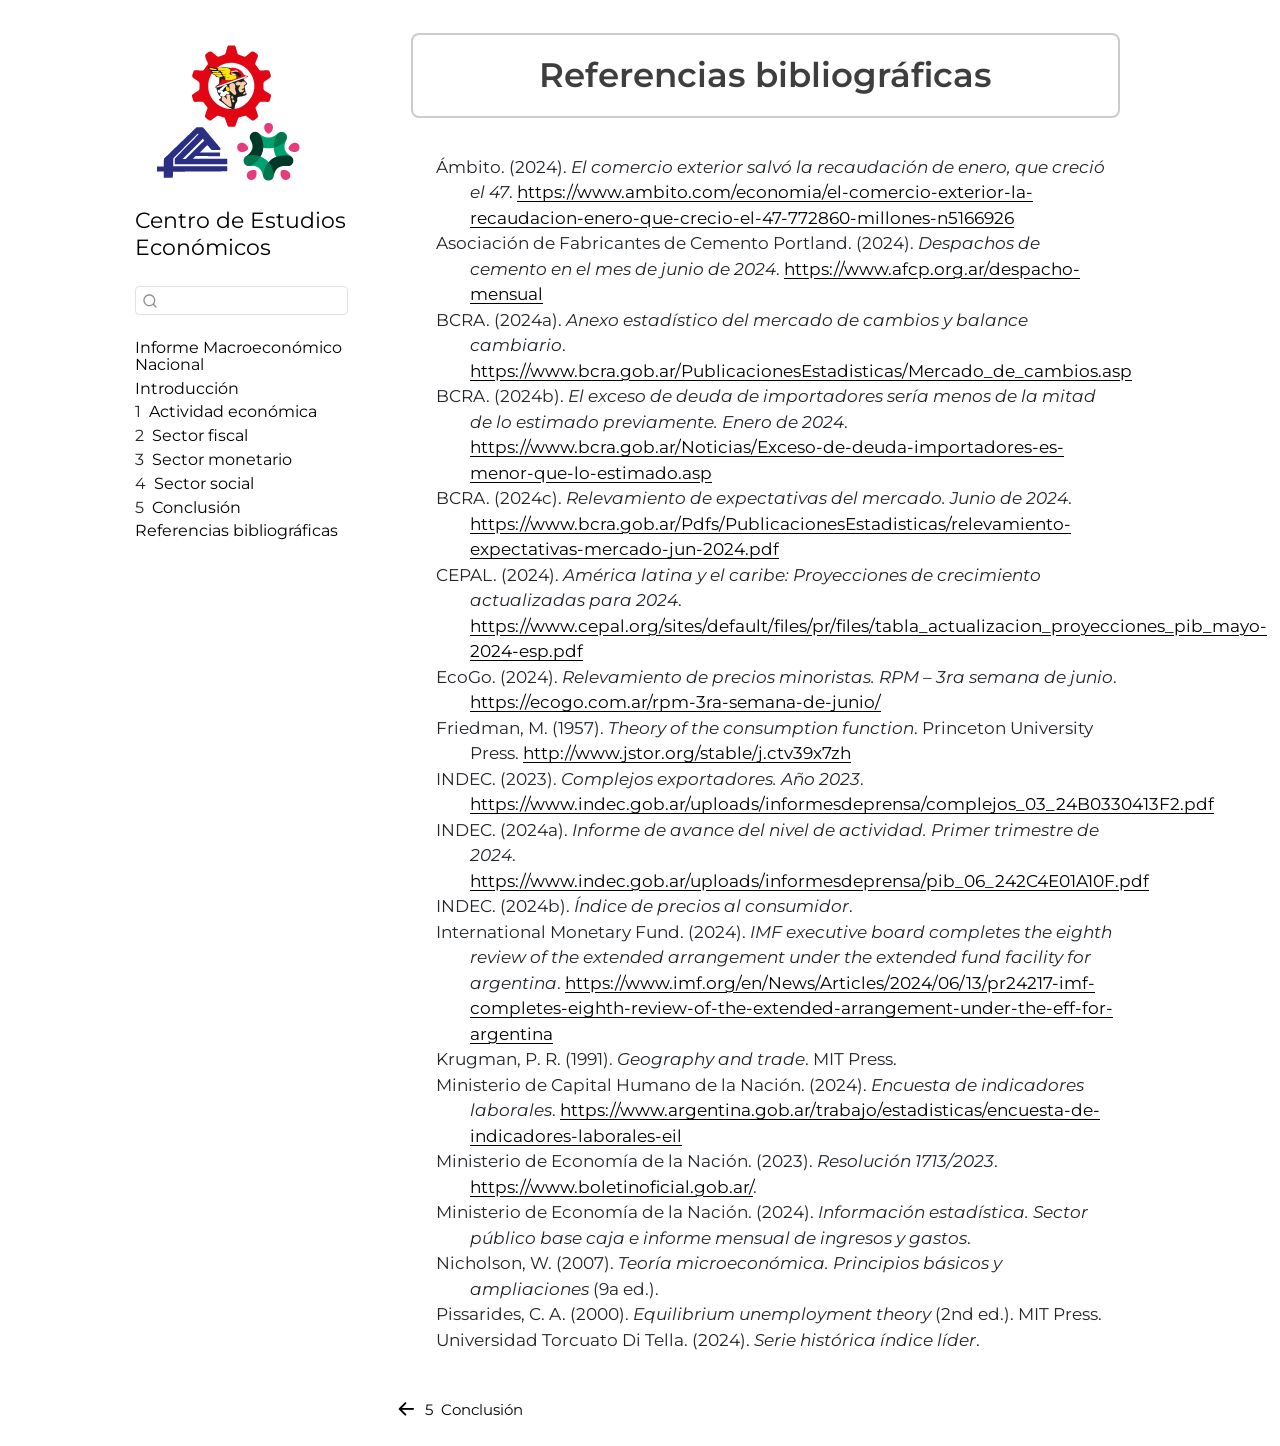
<file: _book/pages/references.html>
<!DOCTYPE html>
<html xmlns="http://www.w3.org/1999/xhtml" lang="es" xml:lang="es"><head>

<meta charset="utf-8">
<meta name="generator" content="quarto-1.5.54">

<meta name="viewport" content="width=device-width, initial-scale=1.0, user-scalable=yes">


<title>Referencias bibliográficas – Centro de Estudios Económicos</title>
<style>
code{white-space: pre-wrap;}
span.smallcaps{font-variant: small-caps;}
div.columns{display: flex; gap: min(4vw, 1.5em);}
div.column{flex: auto; overflow-x: auto;}
div.hanging-indent{margin-left: 1.5em; text-indent: -1.5em;}
ul.task-list{list-style: none;}
ul.task-list li input[type="checkbox"] {
  width: 0.8em;
  margin: 0 0.8em 0.2em -1em; /* quarto-specific, see https://github.com/quarto-dev/quarto-cli/issues/4556 */ 
  vertical-align: middle;
}
/* CSS for citations */
div.csl-bib-body { }
div.csl-entry {
  clear: both;
}
.hanging-indent div.csl-entry {
  margin-left:2em;
  text-indent:-2em;
}
div.csl-left-margin {
  min-width:2em;
  float:left;
}
div.csl-right-inline {
  margin-left:2em;
  padding-left:1em;
}
div.csl-indent {
  margin-left: 2em;
}</style>


<script src="../site_libs/quarto-nav/quarto-nav.js"></script>
<script src="../site_libs/quarto-nav/headroom.min.js"></script>
<script src="../site_libs/clipboard/clipboard.min.js"></script>
<script src="../site_libs/quarto-search/autocomplete.umd.js"></script>
<script src="../site_libs/quarto-search/fuse.min.js"></script>
<script src="../site_libs/quarto-search/quarto-search.js"></script>
<meta name="quarto:offset" content="../">
<link href="../pages/summary.html" rel="prev">
<script src="../site_libs/quarto-html/quarto.js"></script>
<script src="../site_libs/quarto-html/popper.min.js"></script>
<script src="../site_libs/quarto-html/tippy.umd.min.js"></script>
<script src="../site_libs/quarto-html/anchor.min.js"></script>
<link href="../site_libs/quarto-html/tippy.css" rel="stylesheet">
<link href="../site_libs/quarto-html/quarto-syntax-highlighting.css" rel="stylesheet" id="quarto-text-highlighting-styles">
<script src="../site_libs/bootstrap/bootstrap.min.js"></script>
<link href="../site_libs/bootstrap/bootstrap-icons.css" rel="stylesheet">
<link href="../site_libs/bootstrap/bootstrap.min.css" rel="stylesheet" id="quarto-bootstrap" data-mode="light">
<script id="quarto-search-options" type="application/json">{
  "location": "sidebar",
  "copy-button": false,
  "collapse-after": 3,
  "panel-placement": "start",
  "type": "textbox",
  "limit": 50,
  "keyboard-shortcut": [
    "f",
    "/",
    "s"
  ],
  "show-item-context": false,
  "language": {
    "search-no-results-text": "Sin resultados",
    "search-matching-documents-text": "documentos encontrados",
    "search-copy-link-title": "Copiar el enlace en la búsqueda",
    "search-hide-matches-text": "Ocultar resultados adicionales",
    "search-more-match-text": "resultado adicional en este documento",
    "search-more-matches-text": "resultados adicionales en este documento",
    "search-clear-button-title": "Borrar",
    "search-text-placeholder": "",
    "search-detached-cancel-button-title": "Cancelar",
    "search-submit-button-title": "Enviar",
    "search-label": "Buscar"
  }
}</script>


<link rel="stylesheet" href="../styles/stylesPortada.css">
</head>

<body class="nav-sidebar floating fullcontent">

<div id="quarto-search-results"></div>
  <header id="quarto-header" class="headroom fixed-top">
  <nav class="quarto-secondary-nav">
    <div class="container-fluid d-flex">
      <button type="button" class="quarto-btn-toggle btn" data-bs-toggle="collapse" role="button" data-bs-target=".quarto-sidebar-collapse-item" aria-controls="quarto-sidebar" aria-expanded="false" aria-label="Alternar barra lateral" onclick="if (window.quartoToggleHeadroom) { window.quartoToggleHeadroom(); }">
        <i class="bi bi-layout-text-sidebar-reverse"></i>
      </button>
        <nav class="quarto-page-breadcrumbs" aria-label="breadcrumb"><ol class="breadcrumb"><li class="breadcrumb-item"><a href="../pages/references.html">Referencias bibliográficas</a></li></ol></nav>
        <a class="flex-grow-1" role="navigation" data-bs-toggle="collapse" data-bs-target=".quarto-sidebar-collapse-item" aria-controls="quarto-sidebar" aria-expanded="false" aria-label="Alternar barra lateral" onclick="if (window.quartoToggleHeadroom) { window.quartoToggleHeadroom(); }">      
        </a>
      <button type="button" class="btn quarto-search-button" aria-label="Buscar" onclick="window.quartoOpenSearch();">
        <i class="bi bi-search"></i>
      </button>
    </div>
  </nav>
</header>
<!-- content -->
<div id="quarto-content" class="quarto-container page-columns page-rows-contents page-layout-article">
<!-- sidebar -->
  <nav id="quarto-sidebar" class="sidebar collapse collapse-horizontal quarto-sidebar-collapse-item sidebar-navigation floating overflow-auto">
    <div class="pt-lg-2 mt-2 text-left sidebar-header sidebar-header-stacked">
      <a href="../index.html" class="sidebar-logo-link">
      <img src="../img/Logos-para-web.png" alt="" class="sidebar-logo py-0 d-lg-inline d-none">
      </a>
    <div class="sidebar-title mb-0 py-0">
      <a href="../">Centro de Estudios Económicos</a> 
    </div>
      </div>
        <div class="mt-2 flex-shrink-0 align-items-center">
        <div class="sidebar-search">
        <div id="quarto-search" class="" title="Buscar"></div>
        </div>
        </div>
    <div class="sidebar-menu-container"> 
    <ul class="list-unstyled mt-1">
        <li class="sidebar-item">
  <div class="sidebar-item-container"> 
  <a href="../index.html" class="sidebar-item-text sidebar-link">
 <span class="menu-text">Informe Macroeconómico Nacional</span></a>
  </div>
</li>
        <li class="sidebar-item">
  <div class="sidebar-item-container"> 
  <a href="../pages/intro.html" class="sidebar-item-text sidebar-link">
 <span class="menu-text">Introducción</span></a>
  </div>
</li>
        <li class="sidebar-item">
  <div class="sidebar-item-container"> 
  <a href="../pages/actividad_economica.html" class="sidebar-item-text sidebar-link">
 <span class="menu-text"><span class="chapter-number">1</span>&nbsp; <span class="chapter-title">Actividad económica</span></span></a>
  </div>
</li>
        <li class="sidebar-item">
  <div class="sidebar-item-container"> 
  <a href="../pages/sector_fiscal.html" class="sidebar-item-text sidebar-link">
 <span class="menu-text"><span class="chapter-number">2</span>&nbsp; <span class="chapter-title">Sector fiscal</span></span></a>
  </div>
</li>
        <li class="sidebar-item">
  <div class="sidebar-item-container"> 
  <a href="../pages/sector_monetario.html" class="sidebar-item-text sidebar-link">
 <span class="menu-text"><span class="chapter-number">3</span>&nbsp; <span class="chapter-title">Sector monetario</span></span></a>
  </div>
</li>
        <li class="sidebar-item">
  <div class="sidebar-item-container"> 
  <a href="../pages/sector_social.html" class="sidebar-item-text sidebar-link">
 <span class="menu-text"><span class="chapter-number">4</span>&nbsp; <span class="chapter-title">Sector social</span></span></a>
  </div>
</li>
        <li class="sidebar-item">
  <div class="sidebar-item-container"> 
  <a href="../pages/summary.html" class="sidebar-item-text sidebar-link">
 <span class="menu-text"><span class="chapter-number">5</span>&nbsp; <span class="chapter-title">Conclusión</span></span></a>
  </div>
</li>
        <li class="sidebar-item">
  <div class="sidebar-item-container"> 
  <a href="../pages/references.html" class="sidebar-item-text sidebar-link active">
 <span class="menu-text">Referencias bibliográficas</span></a>
  </div>
</li>
    </ul>
    </div>
</nav>
<div id="quarto-sidebar-glass" class="quarto-sidebar-collapse-item" data-bs-toggle="collapse" data-bs-target=".quarto-sidebar-collapse-item"></div>
<!-- margin-sidebar -->
    
<!-- main -->
<main class="content" id="quarto-document-content">

<header id="title-block-header" class="quarto-title-block default">
<div class="quarto-title">
<h1 class="title">Referencias bibliográficas</h1>
</div>



<div class="quarto-title-meta">

    
  
    
  </div>
  


</header>


<div id="refs" class="references csl-bib-body hanging-indent" data-entry-spacing="0" data-line-spacing="2" role="list">
<div id="ref-ambito2024b" class="csl-entry" role="listitem">
Ámbito. (2024). <em>El comercio exterior salvó la recaudación de enero,
que creció el 47</em>. <a href="https://www.ambito.com/economia/el-comercio-exterior-la-recaudacion-enero-que-crecio-el-47-772860-millones-n5166926">https://www.ambito.com/economia/el-comercio-exterior-la-recaudacion-enero-que-crecio-el-47-772860-millones-n5166926</a>
</div>
<div id="ref-afcp2024" class="csl-entry" role="listitem">
Asociación de Fabricantes de Cemento Portland. (2024). <em>Despachos de
cemento en el mes de junio de 2024</em>. <a href="https://www.afcp.org.ar/despacho-mensual">https://www.afcp.org.ar/despacho-mensual</a>
</div>
<div id="ref-BCRA2024a" class="csl-entry" role="listitem">
BCRA. (2024a). <em>Anexo estadístico del mercado de cambios y balance
cambiario</em>. <a href="https://www.bcra.gob.ar/PublicacionesEstadisticas/Mercado_de_cambios.asp">https://www.bcra.gob.ar/PublicacionesEstadisticas/Mercado_de_cambios.asp</a>
</div>
<div id="ref-bcr2024c" class="csl-entry" role="listitem">
BCRA. (2024b). <em>El exceso de deuda de importadores sería menos de la
mitad de lo estimado previamente. Enero de 2024</em>. <a href="https://www.bcra.gob.ar/Noticias/Exceso-de-deuda-importadores-es-menor-que-lo-estimado.asp">https://www.bcra.gob.ar/Noticias/Exceso-de-deuda-importadores-es-menor-que-lo-estimado.asp</a>
</div>
<div id="ref-bcr2024b" class="csl-entry" role="listitem">
BCRA. (2024c). <em>Relevamiento de expectativas del mercado. Junio de
2024</em>. <a href="https://www.bcra.gob.ar/Pdfs/PublicacionesEstadisticas/relevamiento-expectativas-mercado-jun-2024.pdf">https://www.bcra.gob.ar/Pdfs/PublicacionesEstadisticas/relevamiento-expectativas-mercado-jun-2024.pdf</a>
</div>
<div id="ref-cepal2024" class="csl-entry" role="listitem">
CEPAL. (2024). <em>América latina y el caribe: Proyecciones de
crecimiento actualizadas para 2024</em>. <a href="https://www.cepal.org/sites/default/files/pr/files/tabla_actualizacion_proyecciones_pib_mayo-2024-esp.pdf">https://www.cepal.org/sites/default/files/pr/files/tabla_actualizacion_proyecciones_pib_mayo-2024-esp.pdf</a>
</div>
<div id="ref-ecogo2024" class="csl-entry" role="listitem">
EcoGo. (2024). <em>Relevamiento de precios minoristas. RPM – 3ra semana
de junio</em>. <a href="https://ecogo.com.ar/rpm-3ra-semana-de-junio/">https://ecogo.com.ar/rpm-3ra-semana-de-junio/</a>
</div>
<div id="ref-friedman1957" class="csl-entry" role="listitem">
Friedman, M. (1957). <em>Theory of the consumption function</em>.
Princeton University Press. <a href="http://www.jstor.org/stable/j.ctv39x7zh">http://www.jstor.org/stable/j.ctv39x7zh</a>
</div>
<div id="ref-INDEC2024a" class="csl-entry" role="listitem">
INDEC. (2023). <em>Complejos exportadores. Año 2023</em>. <a href="https://www.indec.gob.ar/uploads/informesdeprensa/complejos_03_24B0330413F2.pdf">https://www.indec.gob.ar/uploads/informesdeprensa/complejos_03_24B0330413F2.pdf</a>
</div>
<div id="ref-indec2024b" class="csl-entry" role="listitem">
INDEC. (2024a). <em>Informe de avance del nivel de actividad. Primer
trimestre de 2024</em>. <a href="https://www.indec.gob.ar/uploads/informesdeprensa/pib_06_242C4E01A10F.pdf">https://www.indec.gob.ar/uploads/informesdeprensa/pib_06_242C4E01A10F.pdf</a>
</div>
<div id="ref-indec2024c" class="csl-entry" role="listitem">
INDEC. (2024b). <em>Índice de precios al consumidor</em>.
</div>
<div id="ref-FMI2024" class="csl-entry" role="listitem">
International Monetary Fund. (2024). <em>IMF executive board completes
the eighth review of the extended arrangement under the extended fund
facility for argentina</em>. <a href="https://www.imf.org/en/News/Articles/2024/06/13/pr24217-imf-completes-eighth-review-of-the-extended-arrangement-under-the-eff-for-argentina">https://www.imf.org/en/News/Articles/2024/06/13/pr24217-imf-completes-eighth-review-of-the-extended-arrangement-under-the-eff-for-argentina</a>
</div>
<div id="ref-krugman1991" class="csl-entry" role="listitem">
Krugman, P. R. (1991). <em>Geography and trade</em>. MIT Press.
</div>
<div id="ref-mincap2024" class="csl-entry" role="listitem">
Ministerio de Capital Humano de la Nación. (2024). <em>Encuesta de
indicadores laborales</em>. <a href="https://www.argentina.gob.ar/trabajo/estadisticas/encuesta-de-indicadores-laborales-eil">https://www.argentina.gob.ar/trabajo/estadisticas/encuesta-de-indicadores-laborales-eil</a>
</div>
<div id="ref-Reso1713_2023MineE" class="csl-entry" role="listitem">
Ministerio de Economía de la Nación. (2023). <em>Resolución
1713/2023</em>. <a href="https://www.boletinoficial.gob.ar/" class="uri">https://www.boletinoficial.gob.ar/</a>.
</div>
<div id="ref-Economia2024" class="csl-entry" role="listitem">
Ministerio de Economía de la Nación. (2024). <em>Información
estadística. Sector público base caja e informe mensual de ingresos y
gastos</em>.
</div>
<div id="ref-Nicholson2007" class="csl-entry" role="listitem">
Nicholson, W. (2007). <em>Teoría microeconómica. Principios básicos y
ampliaciones</em> (9a ed.).
</div>
<div id="ref-pissarides2000" class="csl-entry" role="listitem">
Pissarides, C. A. (2000). <em>Equilibrium unemployment theory</em> (2nd
ed.). MIT Press.
</div>
<div id="ref-UTDT2024" class="csl-entry" role="listitem">
Universidad Torcuato Di Tella. (2024). <em>Serie histórica índice
líder</em>.
</div>
</div>



</main> <!-- /main -->
<script id="quarto-html-after-body" type="application/javascript">
window.document.addEventListener("DOMContentLoaded", function (event) {
  const toggleBodyColorMode = (bsSheetEl) => {
    const mode = bsSheetEl.getAttribute("data-mode");
    const bodyEl = window.document.querySelector("body");
    if (mode === "dark") {
      bodyEl.classList.add("quarto-dark");
      bodyEl.classList.remove("quarto-light");
    } else {
      bodyEl.classList.add("quarto-light");
      bodyEl.classList.remove("quarto-dark");
    }
  }
  const toggleBodyColorPrimary = () => {
    const bsSheetEl = window.document.querySelector("link#quarto-bootstrap");
    if (bsSheetEl) {
      toggleBodyColorMode(bsSheetEl);
    }
  }
  toggleBodyColorPrimary();  
  const icon = "";
  const anchorJS = new window.AnchorJS();
  anchorJS.options = {
    placement: 'right',
    icon: icon
  };
  anchorJS.add('.anchored');
  const isCodeAnnotation = (el) => {
    for (const clz of el.classList) {
      if (clz.startsWith('code-annotation-')) {                     
        return true;
      }
    }
    return false;
  }
  const onCopySuccess = function(e) {
    // button target
    const button = e.trigger;
    // don't keep focus
    button.blur();
    // flash "checked"
    button.classList.add('code-copy-button-checked');
    var currentTitle = button.getAttribute("title");
    button.setAttribute("title", "Copiado");
    let tooltip;
    if (window.bootstrap) {
      button.setAttribute("data-bs-toggle", "tooltip");
      button.setAttribute("data-bs-placement", "left");
      button.setAttribute("data-bs-title", "Copiado");
      tooltip = new bootstrap.Tooltip(button, 
        { trigger: "manual", 
          customClass: "code-copy-button-tooltip",
          offset: [0, -8]});
      tooltip.show();    
    }
    setTimeout(function() {
      if (tooltip) {
        tooltip.hide();
        button.removeAttribute("data-bs-title");
        button.removeAttribute("data-bs-toggle");
        button.removeAttribute("data-bs-placement");
      }
      button.setAttribute("title", currentTitle);
      button.classList.remove('code-copy-button-checked');
    }, 1000);
    // clear code selection
    e.clearSelection();
  }
  const getTextToCopy = function(trigger) {
      const codeEl = trigger.previousElementSibling.cloneNode(true);
      for (const childEl of codeEl.children) {
        if (isCodeAnnotation(childEl)) {
          childEl.remove();
        }
      }
      return codeEl.innerText;
  }
  const clipboard = new window.ClipboardJS('.code-copy-button:not([data-in-quarto-modal])', {
    text: getTextToCopy
  });
  clipboard.on('success', onCopySuccess);
  if (window.document.getElementById('quarto-embedded-source-code-modal')) {
    // For code content inside modals, clipBoardJS needs to be initialized with a container option
    // TODO: Check when it could be a function (https://github.com/zenorocha/clipboard.js/issues/860)
    const clipboardModal = new window.ClipboardJS('.code-copy-button[data-in-quarto-modal]', {
      text: getTextToCopy,
      container: window.document.getElementById('quarto-embedded-source-code-modal')
    });
    clipboardModal.on('success', onCopySuccess);
  }
    var localhostRegex = new RegExp(/^(?:http|https):\/\/localhost\:?[0-9]*\//);
    var mailtoRegex = new RegExp(/^mailto:/);
      var filterRegex = new RegExp('/' + window.location.host + '/');
    var isInternal = (href) => {
        return filterRegex.test(href) || localhostRegex.test(href) || mailtoRegex.test(href);
    }
    // Inspect non-navigation links and adorn them if external
 	var links = window.document.querySelectorAll('a[href]:not(.nav-link):not(.navbar-brand):not(.toc-action):not(.sidebar-link):not(.sidebar-item-toggle):not(.pagination-link):not(.no-external):not([aria-hidden]):not(.dropdown-item):not(.quarto-navigation-tool):not(.about-link)');
    for (var i=0; i<links.length; i++) {
      const link = links[i];
      if (!isInternal(link.href)) {
        // undo the damage that might have been done by quarto-nav.js in the case of
        // links that we want to consider external
        if (link.dataset.originalHref !== undefined) {
          link.href = link.dataset.originalHref;
        }
      }
    }
  function tippyHover(el, contentFn, onTriggerFn, onUntriggerFn) {
    const config = {
      allowHTML: true,
      maxWidth: 500,
      delay: 100,
      arrow: false,
      appendTo: function(el) {
          return el.parentElement;
      },
      interactive: true,
      interactiveBorder: 10,
      theme: 'quarto',
      placement: 'bottom-start',
    };
    if (contentFn) {
      config.content = contentFn;
    }
    if (onTriggerFn) {
      config.onTrigger = onTriggerFn;
    }
    if (onUntriggerFn) {
      config.onUntrigger = onUntriggerFn;
    }
    window.tippy(el, config); 
  }
  const noterefs = window.document.querySelectorAll('a[role="doc-noteref"]');
  for (var i=0; i<noterefs.length; i++) {
    const ref = noterefs[i];
    tippyHover(ref, function() {
      // use id or data attribute instead here
      let href = ref.getAttribute('data-footnote-href') || ref.getAttribute('href');
      try { href = new URL(href).hash; } catch {}
      const id = href.replace(/^#\/?/, "");
      const note = window.document.getElementById(id);
      if (note) {
        return note.innerHTML;
      } else {
        return "";
      }
    });
  }
  const xrefs = window.document.querySelectorAll('a.quarto-xref');
  const processXRef = (id, note) => {
    // Strip column container classes
    const stripColumnClz = (el) => {
      el.classList.remove("page-full", "page-columns");
      if (el.children) {
        for (const child of el.children) {
          stripColumnClz(child);
        }
      }
    }
    stripColumnClz(note)
    if (id === null || id.startsWith('sec-')) {
      // Special case sections, only their first couple elements
      const container = document.createElement("div");
      if (note.children && note.children.length > 2) {
        container.appendChild(note.children[0].cloneNode(true));
        for (let i = 1; i < note.children.length; i++) {
          const child = note.children[i];
          if (child.tagName === "P" && child.innerText === "") {
            continue;
          } else {
            container.appendChild(child.cloneNode(true));
            break;
          }
        }
        if (window.Quarto?.typesetMath) {
          window.Quarto.typesetMath(container);
        }
        return container.innerHTML
      } else {
        if (window.Quarto?.typesetMath) {
          window.Quarto.typesetMath(note);
        }
        return note.innerHTML;
      }
    } else {
      // Remove any anchor links if they are present
      const anchorLink = note.querySelector('a.anchorjs-link');
      if (anchorLink) {
        anchorLink.remove();
      }
      if (window.Quarto?.typesetMath) {
        window.Quarto.typesetMath(note);
      }
      // TODO in 1.5, we should make sure this works without a callout special case
      if (note.classList.contains("callout")) {
        return note.outerHTML;
      } else {
        return note.innerHTML;
      }
    }
  }
  for (var i=0; i<xrefs.length; i++) {
    const xref = xrefs[i];
    tippyHover(xref, undefined, function(instance) {
      instance.disable();
      let url = xref.getAttribute('href');
      let hash = undefined; 
      if (url.startsWith('#')) {
        hash = url;
      } else {
        try { hash = new URL(url).hash; } catch {}
      }
      if (hash) {
        const id = hash.replace(/^#\/?/, "");
        const note = window.document.getElementById(id);
        if (note !== null) {
          try {
            const html = processXRef(id, note.cloneNode(true));
            instance.setContent(html);
          } finally {
            instance.enable();
            instance.show();
          }
        } else {
          // See if we can fetch this
          fetch(url.split('#')[0])
          .then(res => res.text())
          .then(html => {
            const parser = new DOMParser();
            const htmlDoc = parser.parseFromString(html, "text/html");
            const note = htmlDoc.getElementById(id);
            if (note !== null) {
              const html = processXRef(id, note);
              instance.setContent(html);
            } 
          }).finally(() => {
            instance.enable();
            instance.show();
          });
        }
      } else {
        // See if we can fetch a full url (with no hash to target)
        // This is a special case and we should probably do some content thinning / targeting
        fetch(url)
        .then(res => res.text())
        .then(html => {
          const parser = new DOMParser();
          const htmlDoc = parser.parseFromString(html, "text/html");
          const note = htmlDoc.querySelector('main.content');
          if (note !== null) {
            // This should only happen for chapter cross references
            // (since there is no id in the URL)
            // remove the first header
            if (note.children.length > 0 && note.children[0].tagName === "HEADER") {
              note.children[0].remove();
            }
            const html = processXRef(null, note);
            instance.setContent(html);
          } 
        }).finally(() => {
          instance.enable();
          instance.show();
        });
      }
    }, function(instance) {
    });
  }
      let selectedAnnoteEl;
      const selectorForAnnotation = ( cell, annotation) => {
        let cellAttr = 'data-code-cell="' + cell + '"';
        let lineAttr = 'data-code-annotation="' +  annotation + '"';
        const selector = 'span[' + cellAttr + '][' + lineAttr + ']';
        return selector;
      }
      const selectCodeLines = (annoteEl) => {
        const doc = window.document;
        const targetCell = annoteEl.getAttribute("data-target-cell");
        const targetAnnotation = annoteEl.getAttribute("data-target-annotation");
        const annoteSpan = window.document.querySelector(selectorForAnnotation(targetCell, targetAnnotation));
        const lines = annoteSpan.getAttribute("data-code-lines").split(",");
        const lineIds = lines.map((line) => {
          return targetCell + "-" + line;
        })
        let top = null;
        let height = null;
        let parent = null;
        if (lineIds.length > 0) {
            //compute the position of the single el (top and bottom and make a div)
            const el = window.document.getElementById(lineIds[0]);
            top = el.offsetTop;
            height = el.offsetHeight;
            parent = el.parentElement.parentElement;
          if (lineIds.length > 1) {
            const lastEl = window.document.getElementById(lineIds[lineIds.length - 1]);
            const bottom = lastEl.offsetTop + lastEl.offsetHeight;
            height = bottom - top;
          }
          if (top !== null && height !== null && parent !== null) {
            // cook up a div (if necessary) and position it 
            let div = window.document.getElementById("code-annotation-line-highlight");
            if (div === null) {
              div = window.document.createElement("div");
              div.setAttribute("id", "code-annotation-line-highlight");
              div.style.position = 'absolute';
              parent.appendChild(div);
            }
            div.style.top = top - 2 + "px";
            div.style.height = height + 4 + "px";
            div.style.left = 0;
            let gutterDiv = window.document.getElementById("code-annotation-line-highlight-gutter");
            if (gutterDiv === null) {
              gutterDiv = window.document.createElement("div");
              gutterDiv.setAttribute("id", "code-annotation-line-highlight-gutter");
              gutterDiv.style.position = 'absolute';
              const codeCell = window.document.getElementById(targetCell);
              const gutter = codeCell.querySelector('.code-annotation-gutter');
              gutter.appendChild(gutterDiv);
            }
            gutterDiv.style.top = top - 2 + "px";
            gutterDiv.style.height = height + 4 + "px";
          }
          selectedAnnoteEl = annoteEl;
        }
      };
      const unselectCodeLines = () => {
        const elementsIds = ["code-annotation-line-highlight", "code-annotation-line-highlight-gutter"];
        elementsIds.forEach((elId) => {
          const div = window.document.getElementById(elId);
          if (div) {
            div.remove();
          }
        });
        selectedAnnoteEl = undefined;
      };
        // Handle positioning of the toggle
    window.addEventListener(
      "resize",
      throttle(() => {
        elRect = undefined;
        if (selectedAnnoteEl) {
          selectCodeLines(selectedAnnoteEl);
        }
      }, 10)
    );
    function throttle(fn, ms) {
    let throttle = false;
    let timer;
      return (...args) => {
        if(!throttle) { // first call gets through
            fn.apply(this, args);
            throttle = true;
        } else { // all the others get throttled
            if(timer) clearTimeout(timer); // cancel #2
            timer = setTimeout(() => {
              fn.apply(this, args);
              timer = throttle = false;
            }, ms);
        }
      };
    }
      // Attach click handler to the DT
      const annoteDls = window.document.querySelectorAll('dt[data-target-cell]');
      for (const annoteDlNode of annoteDls) {
        annoteDlNode.addEventListener('click', (event) => {
          const clickedEl = event.target;
          if (clickedEl !== selectedAnnoteEl) {
            unselectCodeLines();
            const activeEl = window.document.querySelector('dt[data-target-cell].code-annotation-active');
            if (activeEl) {
              activeEl.classList.remove('code-annotation-active');
            }
            selectCodeLines(clickedEl);
            clickedEl.classList.add('code-annotation-active');
          } else {
            // Unselect the line
            unselectCodeLines();
            clickedEl.classList.remove('code-annotation-active');
          }
        });
      }
  const findCites = (el) => {
    const parentEl = el.parentElement;
    if (parentEl) {
      const cites = parentEl.dataset.cites;
      if (cites) {
        return {
          el,
          cites: cites.split(' ')
        };
      } else {
        return findCites(el.parentElement)
      }
    } else {
      return undefined;
    }
  };
  var bibliorefs = window.document.querySelectorAll('a[role="doc-biblioref"]');
  for (var i=0; i<bibliorefs.length; i++) {
    const ref = bibliorefs[i];
    const citeInfo = findCites(ref);
    if (citeInfo) {
      tippyHover(citeInfo.el, function() {
        var popup = window.document.createElement('div');
        citeInfo.cites.forEach(function(cite) {
          var citeDiv = window.document.createElement('div');
          citeDiv.classList.add('hanging-indent');
          citeDiv.classList.add('csl-entry');
          var biblioDiv = window.document.getElementById('ref-' + cite);
          if (biblioDiv) {
            citeDiv.innerHTML = biblioDiv.innerHTML;
          }
          popup.appendChild(citeDiv);
        });
        return popup.innerHTML;
      });
    }
  }
});
</script>
<nav class="page-navigation">
  <div class="nav-page nav-page-previous">
      <a href="../pages/summary.html" class="pagination-link" aria-label="Conclusión">
        <i class="bi bi-arrow-left-short"></i> <span class="nav-page-text"><span class="chapter-number">5</span>&nbsp; <span class="chapter-title">Conclusión</span></span>
      </a>          
  </div>
  <div class="nav-page nav-page-next">
  </div>
</nav>
</div> <!-- /content -->




</body></html>
</file>
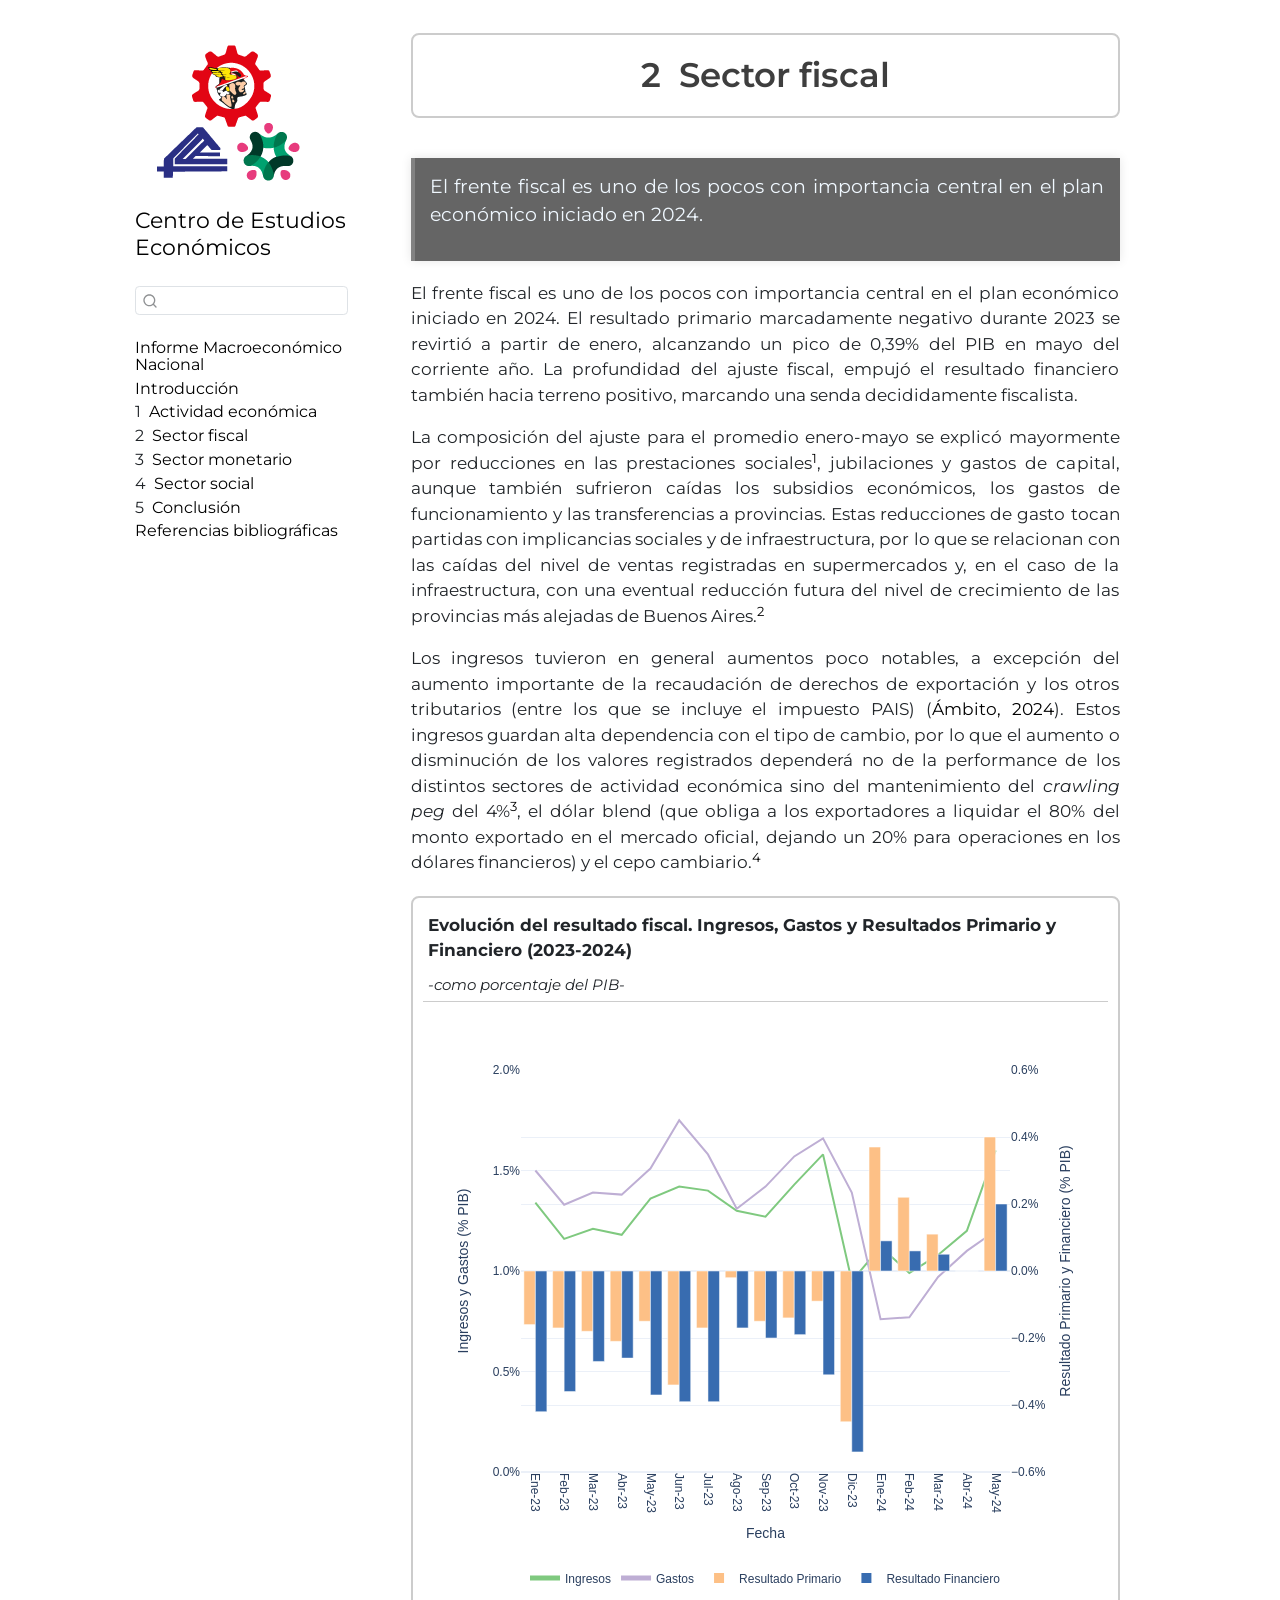
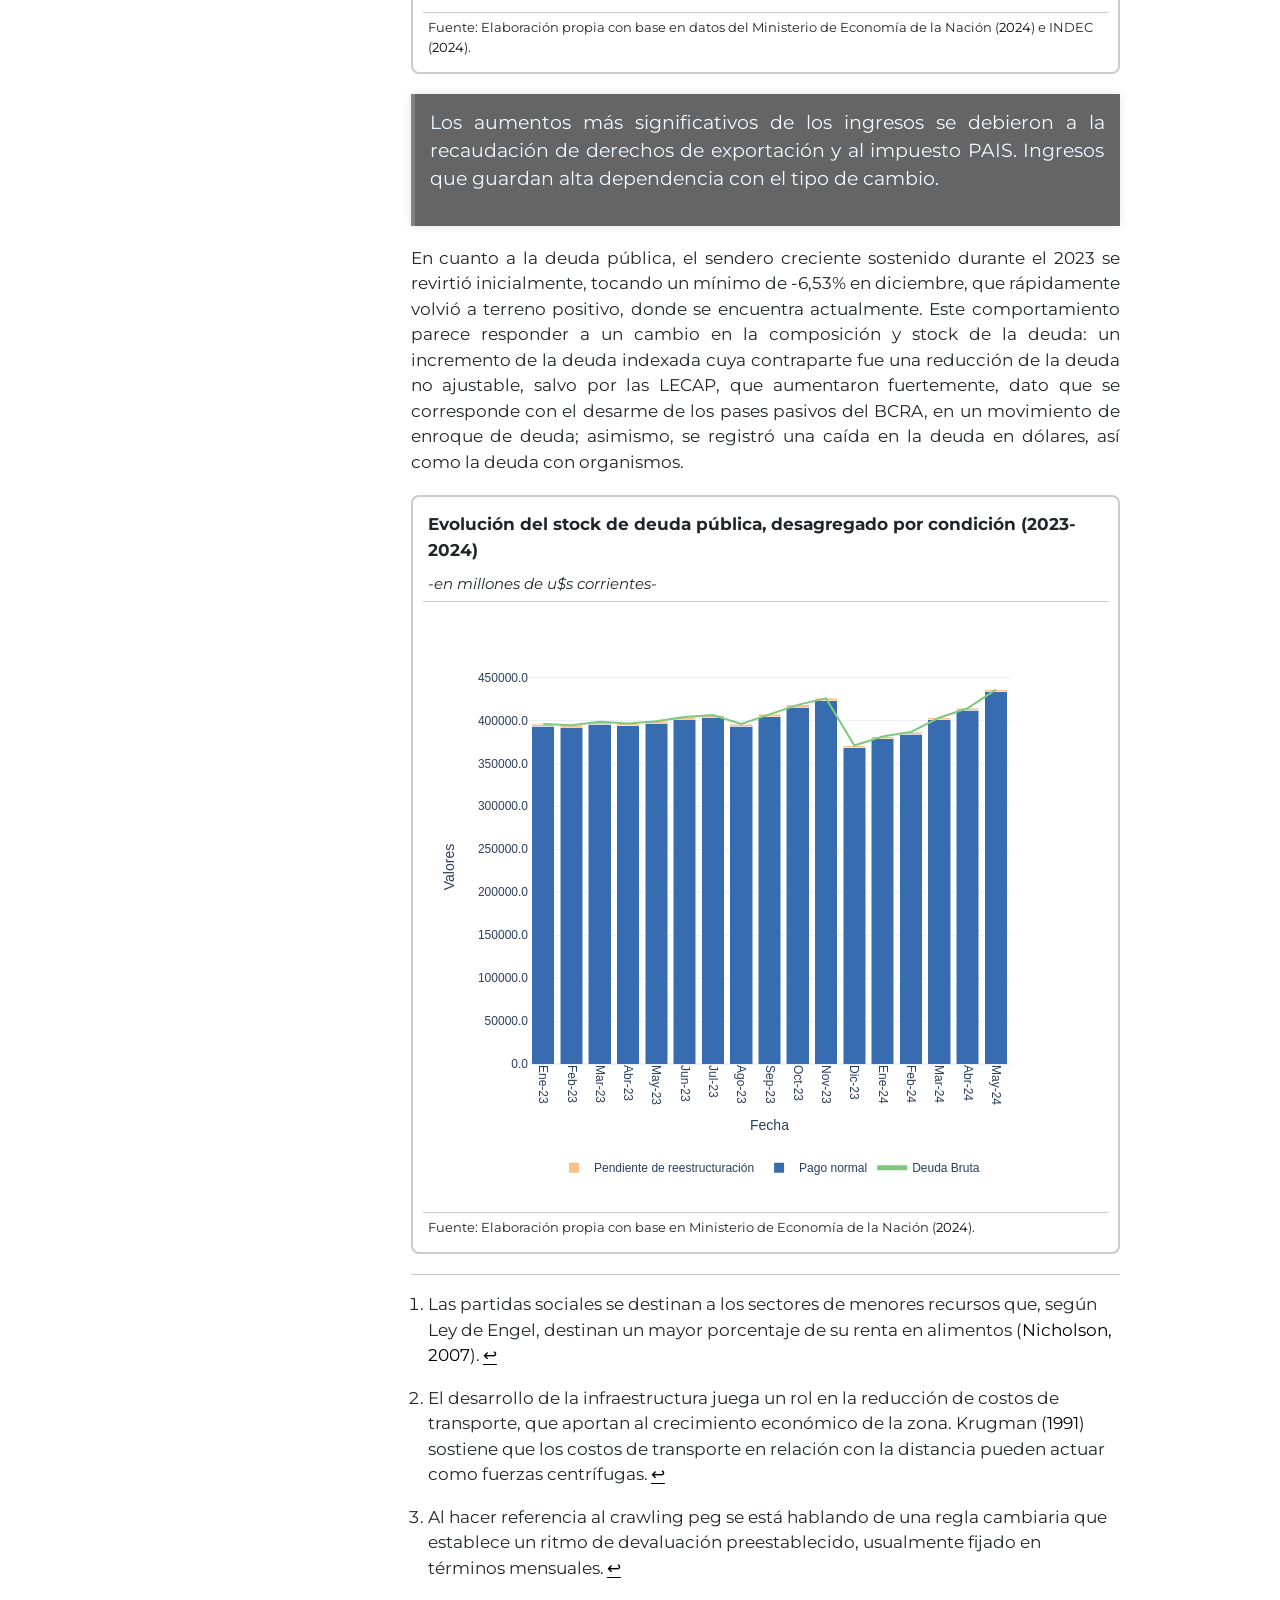
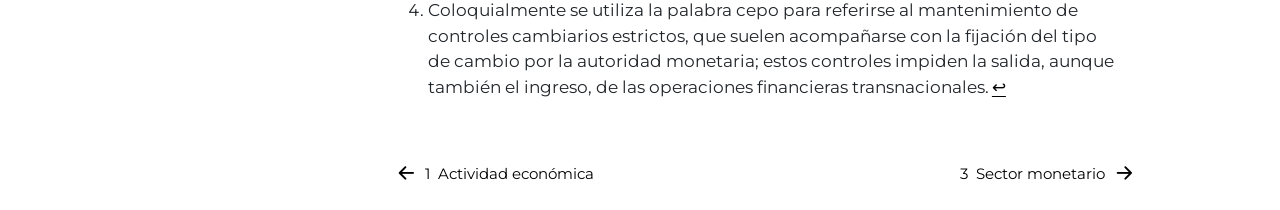
<file: _book/pages/sector_fiscal.html>
<!DOCTYPE html>
<html xmlns="http://www.w3.org/1999/xhtml" lang="es" xml:lang="es"><head>

<meta charset="utf-8">
<meta name="generator" content="quarto-1.5.54">

<meta name="viewport" content="width=device-width, initial-scale=1.0, user-scalable=yes">


<title>2&nbsp; Sector fiscal – Centro de Estudios Económicos</title>
<style>
code{white-space: pre-wrap;}
span.smallcaps{font-variant: small-caps;}
div.columns{display: flex; gap: min(4vw, 1.5em);}
div.column{flex: auto; overflow-x: auto;}
div.hanging-indent{margin-left: 1.5em; text-indent: -1.5em;}
ul.task-list{list-style: none;}
ul.task-list li input[type="checkbox"] {
  width: 0.8em;
  margin: 0 0.8em 0.2em -1em; /* quarto-specific, see https://github.com/quarto-dev/quarto-cli/issues/4556 */ 
  vertical-align: middle;
}
/* CSS for citations */
div.csl-bib-body { }
div.csl-entry {
  clear: both;
  margin-bottom: 0em;
}
.hanging-indent div.csl-entry {
  margin-left:2em;
  text-indent:-2em;
}
div.csl-left-margin {
  min-width:2em;
  float:left;
}
div.csl-right-inline {
  margin-left:2em;
  padding-left:1em;
}
div.csl-indent {
  margin-left: 2em;
}</style>


<script src="../site_libs/quarto-nav/quarto-nav.js"></script>
<script src="../site_libs/quarto-nav/headroom.min.js"></script>
<script src="../site_libs/clipboard/clipboard.min.js"></script>
<script src="../site_libs/quarto-search/autocomplete.umd.js"></script>
<script src="../site_libs/quarto-search/fuse.min.js"></script>
<script src="../site_libs/quarto-search/quarto-search.js"></script>
<meta name="quarto:offset" content="../">
<link href="../pages/sector_monetario.html" rel="next">
<link href="../pages/actividad_economica.html" rel="prev">
<script src="../site_libs/quarto-html/quarto.js"></script>
<script src="../site_libs/quarto-html/popper.min.js"></script>
<script src="../site_libs/quarto-html/tippy.umd.min.js"></script>
<script src="../site_libs/quarto-html/anchor.min.js"></script>
<link href="../site_libs/quarto-html/tippy.css" rel="stylesheet">
<link href="../site_libs/quarto-html/quarto-syntax-highlighting.css" rel="stylesheet" id="quarto-text-highlighting-styles">
<script src="../site_libs/bootstrap/bootstrap.min.js"></script>
<link href="../site_libs/bootstrap/bootstrap-icons.css" rel="stylesheet">
<link href="../site_libs/bootstrap/bootstrap.min.css" rel="stylesheet" id="quarto-bootstrap" data-mode="light">
<script id="quarto-search-options" type="application/json">{
  "location": "sidebar",
  "copy-button": false,
  "collapse-after": 3,
  "panel-placement": "start",
  "type": "textbox",
  "limit": 50,
  "keyboard-shortcut": [
    "f",
    "/",
    "s"
  ],
  "show-item-context": false,
  "language": {
    "search-no-results-text": "Sin resultados",
    "search-matching-documents-text": "documentos encontrados",
    "search-copy-link-title": "Copiar el enlace en la búsqueda",
    "search-hide-matches-text": "Ocultar resultados adicionales",
    "search-more-match-text": "resultado adicional en este documento",
    "search-more-matches-text": "resultados adicionales en este documento",
    "search-clear-button-title": "Borrar",
    "search-text-placeholder": "",
    "search-detached-cancel-button-title": "Cancelar",
    "search-submit-button-title": "Enviar",
    "search-label": "Buscar"
  }
}</script>


<link rel="stylesheet" href="../styles/stylesPortada.css">
</head>

<body class="nav-sidebar floating fullcontent">

<div id="quarto-search-results"></div>
  <header id="quarto-header" class="headroom fixed-top">
  <nav class="quarto-secondary-nav">
    <div class="container-fluid d-flex">
      <button type="button" class="quarto-btn-toggle btn" data-bs-toggle="collapse" role="button" data-bs-target=".quarto-sidebar-collapse-item" aria-controls="quarto-sidebar" aria-expanded="false" aria-label="Alternar barra lateral" onclick="if (window.quartoToggleHeadroom) { window.quartoToggleHeadroom(); }">
        <i class="bi bi-layout-text-sidebar-reverse"></i>
      </button>
        <nav class="quarto-page-breadcrumbs" aria-label="breadcrumb"><ol class="breadcrumb"><li class="breadcrumb-item"><a href="../pages/sector_fiscal.html"><span class="chapter-number">2</span>&nbsp; <span class="chapter-title">Sector fiscal</span></a></li></ol></nav>
        <a class="flex-grow-1" role="navigation" data-bs-toggle="collapse" data-bs-target=".quarto-sidebar-collapse-item" aria-controls="quarto-sidebar" aria-expanded="false" aria-label="Alternar barra lateral" onclick="if (window.quartoToggleHeadroom) { window.quartoToggleHeadroom(); }">      
        </a>
      <button type="button" class="btn quarto-search-button" aria-label="Buscar" onclick="window.quartoOpenSearch();">
        <i class="bi bi-search"></i>
      </button>
    </div>
  </nav>
</header>
<!-- content -->
<div id="quarto-content" class="quarto-container page-columns page-rows-contents page-layout-article">
<!-- sidebar -->
  <nav id="quarto-sidebar" class="sidebar collapse collapse-horizontal quarto-sidebar-collapse-item sidebar-navigation floating overflow-auto">
    <div class="pt-lg-2 mt-2 text-left sidebar-header sidebar-header-stacked">
      <a href="../index.html" class="sidebar-logo-link">
      <img src="../img/Logos-para-web.png" alt="" class="sidebar-logo py-0 d-lg-inline d-none">
      </a>
    <div class="sidebar-title mb-0 py-0">
      <a href="../">Centro de Estudios Económicos</a> 
    </div>
      </div>
        <div class="mt-2 flex-shrink-0 align-items-center">
        <div class="sidebar-search">
        <div id="quarto-search" class="" title="Buscar"></div>
        </div>
        </div>
    <div class="sidebar-menu-container"> 
    <ul class="list-unstyled mt-1">
        <li class="sidebar-item">
  <div class="sidebar-item-container"> 
  <a href="../index.html" class="sidebar-item-text sidebar-link">
 <span class="menu-text">Informe Macroeconómico Nacional</span></a>
  </div>
</li>
        <li class="sidebar-item">
  <div class="sidebar-item-container"> 
  <a href="../pages/intro.html" class="sidebar-item-text sidebar-link">
 <span class="menu-text">Introducción</span></a>
  </div>
</li>
        <li class="sidebar-item">
  <div class="sidebar-item-container"> 
  <a href="../pages/actividad_economica.html" class="sidebar-item-text sidebar-link">
 <span class="menu-text"><span class="chapter-number">1</span>&nbsp; <span class="chapter-title">Actividad económica</span></span></a>
  </div>
</li>
        <li class="sidebar-item">
  <div class="sidebar-item-container"> 
  <a href="../pages/sector_fiscal.html" class="sidebar-item-text sidebar-link active">
 <span class="menu-text"><span class="chapter-number">2</span>&nbsp; <span class="chapter-title">Sector fiscal</span></span></a>
  </div>
</li>
        <li class="sidebar-item">
  <div class="sidebar-item-container"> 
  <a href="../pages/sector_monetario.html" class="sidebar-item-text sidebar-link">
 <span class="menu-text"><span class="chapter-number">3</span>&nbsp; <span class="chapter-title">Sector monetario</span></span></a>
  </div>
</li>
        <li class="sidebar-item">
  <div class="sidebar-item-container"> 
  <a href="../pages/sector_social.html" class="sidebar-item-text sidebar-link">
 <span class="menu-text"><span class="chapter-number">4</span>&nbsp; <span class="chapter-title">Sector social</span></span></a>
  </div>
</li>
        <li class="sidebar-item">
  <div class="sidebar-item-container"> 
  <a href="../pages/summary.html" class="sidebar-item-text sidebar-link">
 <span class="menu-text"><span class="chapter-number">5</span>&nbsp; <span class="chapter-title">Conclusión</span></span></a>
  </div>
</li>
        <li class="sidebar-item">
  <div class="sidebar-item-container"> 
  <a href="../pages/references.html" class="sidebar-item-text sidebar-link">
 <span class="menu-text">Referencias bibliográficas</span></a>
  </div>
</li>
    </ul>
    </div>
</nav>
<div id="quarto-sidebar-glass" class="quarto-sidebar-collapse-item" data-bs-toggle="collapse" data-bs-target=".quarto-sidebar-collapse-item"></div>
<!-- margin-sidebar -->
    
<!-- main -->
<main class="content" id="quarto-document-content">

<header id="title-block-header" class="quarto-title-block default">
<div class="quarto-title">
<h1 class="title"><span id="sec-fiscal" class="quarto-section-identifier"><span class="chapter-number">2</span>&nbsp; <span class="chapter-title">Sector fiscal</span></span></h1>
</div>



<div class="quarto-title-meta">

    
  
    
  </div>
  


</header>


<div class="justify">
<div class="highlight-box">
<p>El frente fiscal es uno de los pocos con importancia central en el plan económico iniciado en 2024.</p>
</div>
<p>El frente fiscal es uno de los pocos con importancia central en el plan económico iniciado en 2024. El resultado primario marcadamente negativo durante 2023 se revirtió a partir de enero, alcanzando un pico de 0,39% del PIB en mayo del corriente año. La profundidad del ajuste fiscal, empujó el resultado financiero también hacia terreno positivo, marcando una senda decididamente fiscalista.</p>
<p>La composición del ajuste para el promedio enero-mayo se explicó mayormente por reducciones en las prestaciones sociales<a href="#fn1" class="footnote-ref" id="fnref1" role="doc-noteref"><sup>1</sup></a>, jubilaciones y gastos de capital, aunque también sufrieron caídas los subsidios económicos, los gastos de funcionamiento y las transferencias a provincias. Estas reducciones de gasto tocan partidas con implicancias sociales y de infraestructura, por lo que se relacionan con las caídas del nivel de ventas registradas en supermercados y, en el caso de la infraestructura, con una eventual reducción futura del nivel de crecimiento de las provincias más alejadas de Buenos Aires.<a href="#fn2" class="footnote-ref" id="fnref2" role="doc-noteref"><sup>2</sup></a></p>
<p>Los ingresos tuvieron en general aumentos poco notables, a excepción del aumento importante de la recaudación de derechos de exportación y los otros tributarios (entre los que se incluye el impuesto PAIS) <span class="citation" data-cites="ambito2024b">(<a href="references.html#ref-ambito2024b" role="doc-biblioref">Ámbito, 2024</a>)</span>. Estos ingresos guardan alta dependencia con el tipo de cambio, por lo que el aumento o disminución de los valores registrados dependerá no de la performance de los distintos sectores de actividad económica sino del mantenimiento del <em>crawling peg</em> del 4%<a href="#fn3" class="footnote-ref" id="fnref3" role="doc-noteref"><sup>3</sup></a>, el dólar blend (que obliga a los exportadores a liquidar el 80% del monto exportado en el mercado oficial, dejando un 20% para operaciones en los dólares financieros) y el cepo cambiario.<a href="#fn4" class="footnote-ref" id="fnref4" role="doc-noteref"><sup>4</sup></a></p>
<div class="chart-container">
<div class="chart-title">
Evolución del resultado fiscal. Ingresos, Gastos y Resultados Primario y Financiero (2023-2024)
</div>
<div class="chart-subtitle">
-como porcentaje del PIB-
</div>
<div class="chart-figure">
<iframe src="../pages/plots/grafico_interactivo_sFiscal.html" width="100%" height="600" style="border: none;"></iframe>
</div>
<div class="chart-footnote">
Fuente: Elaboración propia con base en datos del <span class="citation" data-cites="Economia2024">Ministerio de Economía de la Nación (<a href="references.html#ref-Economia2024" role="doc-biblioref">2024</a>)</span> e <span class="citation" data-cites="indec2024b">INDEC (<a href="references.html#ref-indec2024b" role="doc-biblioref">2024</a>)</span>.
</div>
</div>
<div class="highlight-box">
<p>Los aumentos más significativos de los ingresos se debieron a la recaudación de derechos de exportación y al impuesto PAIS. Ingresos que guardan alta dependencia con el tipo de cambio.</p>
</div>
<p>En cuanto a la deuda pública, el sendero creciente sostenido durante el 2023 se revirtió inicialmente, tocando un mínimo de -6,53% en diciembre, que rápidamente volvió a terreno positivo, donde se encuentra actualmente. Este comportamiento parece responder a un cambio en la composición y stock de la deuda: un incremento de la deuda indexada cuya contraparte fue una reducción de la deuda no ajustable, salvo por las LECAP, que aumentaron fuertemente, dato que se corresponde con el desarme de los pases pasivos del BCRA, en un movimiento de enroque de deuda; asimismo, se registró una caída en la deuda en dólares, así como la deuda con organismos.</p>
<div class="chart-container">
<div class="chart-title">
Evolución del stock de deuda pública, desagregado por condición (2023-2024)
</div>
<div class="chart-subtitle">
-en millones de u$s corrientes-
</div>
<div class="chart-figure">
<iframe src="../pages/plots/grafico_interactivo_sFiscal2.html" width="100%" height="100%" style="border: none;"></iframe>
</div>
<div class="chart-footnote">
Fuente: Elaboración propia con base en <span class="citation" data-cites="Economia2024">Ministerio de Economía de la Nación (<a href="references.html#ref-Economia2024" role="doc-biblioref">2024</a>)</span>.
</div>
</div>
</div>


<div id="refs" class="references csl-bib-body hanging-indent" data-entry-spacing="0" data-line-spacing="2" role="list" style="display: none">
<div id="ref-ambito2024b" class="csl-entry" role="listitem">
Ámbito. (2024). <em>El comercio exterior salvó la recaudación de enero, que creció el 47</em>. <a href="https://www.ambito.com/economia/el-comercio-exterior-la-recaudacion-enero-que-crecio-el-47-772860-millones-n5166926">https://www.ambito.com/economia/el-comercio-exterior-la-recaudacion-enero-que-crecio-el-47-772860-millones-n5166926</a>
</div>
<div id="ref-indec2024b" class="csl-entry" role="listitem">
INDEC. (2024). <em>Informe de avance del nivel de actividad. Primer trimestre de 2024</em>. <a href="https://www.indec.gob.ar/uploads/informesdeprensa/pib_06_242C4E01A10F.pdf">https://www.indec.gob.ar/uploads/informesdeprensa/pib_06_242C4E01A10F.pdf</a>
</div>
<div id="ref-krugman1991" class="csl-entry" role="listitem">
Krugman, P. R. (1991). <em>Geography and Trade</em>. MIT Press.
</div>
<div id="ref-Economia2024" class="csl-entry" role="listitem">
Ministerio de Economía de la Nación. (2024). <em>Información estadística. Sector Público Base Caja e Informe Mensual de Ingresos y Gastos</em>.
</div>
<div id="ref-Nicholson2007" class="csl-entry" role="listitem">
Nicholson, W. (2007). <em>Teoría microeconómica. Principios básicos y ampliaciones</em> (9a ed.).
</div>
</div>
<section id="footnotes" class="footnotes footnotes-end-of-document" role="doc-endnotes">
<hr>
<ol>
<li id="fn1"><p>Las partidas sociales se destinan a los sectores de menores recursos que, según Ley de Engel, destinan un mayor porcentaje de su renta en alimentos <span class="citation" data-cites="Nicholson2007">(<a href="references.html#ref-Nicholson2007" role="doc-biblioref">Nicholson, 2007</a>)</span>.<a href="#fnref1" class="footnote-back" role="doc-backlink">↩︎</a></p></li>
<li id="fn2"><p>El desarrollo de la infraestructura juega un rol en la reducción de costos de transporte, que aportan al crecimiento económico de la zona. <span class="citation" data-cites="krugman1991">Krugman (<a href="references.html#ref-krugman1991" role="doc-biblioref">1991</a>)</span> sostiene que los costos de transporte en relación con la distancia pueden actuar como fuerzas centrífugas.<a href="#fnref2" class="footnote-back" role="doc-backlink">↩︎</a></p></li>
<li id="fn3"><p>Al hacer referencia al crawling peg se está hablando de una regla cambiaria que establece un ritmo de devaluación preestablecido, usualmente fijado en términos mensuales.<a href="#fnref3" class="footnote-back" role="doc-backlink">↩︎</a></p></li>
<li id="fn4"><p>Coloquialmente se utiliza la palabra cepo para referirse al mantenimiento de controles cambiarios estrictos, que suelen acompañarse con la fijación del tipo de cambio por la autoridad monetaria; estos controles impiden la salida, aunque también el ingreso, de las operaciones financieras transnacionales.<a href="#fnref4" class="footnote-back" role="doc-backlink">↩︎</a></p></li>
</ol>
</section>

</main> <!-- /main -->
<script id="quarto-html-after-body" type="application/javascript">
window.document.addEventListener("DOMContentLoaded", function (event) {
  const toggleBodyColorMode = (bsSheetEl) => {
    const mode = bsSheetEl.getAttribute("data-mode");
    const bodyEl = window.document.querySelector("body");
    if (mode === "dark") {
      bodyEl.classList.add("quarto-dark");
      bodyEl.classList.remove("quarto-light");
    } else {
      bodyEl.classList.add("quarto-light");
      bodyEl.classList.remove("quarto-dark");
    }
  }
  const toggleBodyColorPrimary = () => {
    const bsSheetEl = window.document.querySelector("link#quarto-bootstrap");
    if (bsSheetEl) {
      toggleBodyColorMode(bsSheetEl);
    }
  }
  toggleBodyColorPrimary();  
  const icon = "";
  const anchorJS = new window.AnchorJS();
  anchorJS.options = {
    placement: 'right',
    icon: icon
  };
  anchorJS.add('.anchored');
  const isCodeAnnotation = (el) => {
    for (const clz of el.classList) {
      if (clz.startsWith('code-annotation-')) {                     
        return true;
      }
    }
    return false;
  }
  const onCopySuccess = function(e) {
    // button target
    const button = e.trigger;
    // don't keep focus
    button.blur();
    // flash "checked"
    button.classList.add('code-copy-button-checked');
    var currentTitle = button.getAttribute("title");
    button.setAttribute("title", "Copiado");
    let tooltip;
    if (window.bootstrap) {
      button.setAttribute("data-bs-toggle", "tooltip");
      button.setAttribute("data-bs-placement", "left");
      button.setAttribute("data-bs-title", "Copiado");
      tooltip = new bootstrap.Tooltip(button, 
        { trigger: "manual", 
          customClass: "code-copy-button-tooltip",
          offset: [0, -8]});
      tooltip.show();    
    }
    setTimeout(function() {
      if (tooltip) {
        tooltip.hide();
        button.removeAttribute("data-bs-title");
        button.removeAttribute("data-bs-toggle");
        button.removeAttribute("data-bs-placement");
      }
      button.setAttribute("title", currentTitle);
      button.classList.remove('code-copy-button-checked');
    }, 1000);
    // clear code selection
    e.clearSelection();
  }
  const getTextToCopy = function(trigger) {
      const codeEl = trigger.previousElementSibling.cloneNode(true);
      for (const childEl of codeEl.children) {
        if (isCodeAnnotation(childEl)) {
          childEl.remove();
        }
      }
      return codeEl.innerText;
  }
  const clipboard = new window.ClipboardJS('.code-copy-button:not([data-in-quarto-modal])', {
    text: getTextToCopy
  });
  clipboard.on('success', onCopySuccess);
  if (window.document.getElementById('quarto-embedded-source-code-modal')) {
    // For code content inside modals, clipBoardJS needs to be initialized with a container option
    // TODO: Check when it could be a function (https://github.com/zenorocha/clipboard.js/issues/860)
    const clipboardModal = new window.ClipboardJS('.code-copy-button[data-in-quarto-modal]', {
      text: getTextToCopy,
      container: window.document.getElementById('quarto-embedded-source-code-modal')
    });
    clipboardModal.on('success', onCopySuccess);
  }
    var localhostRegex = new RegExp(/^(?:http|https):\/\/localhost\:?[0-9]*\//);
    var mailtoRegex = new RegExp(/^mailto:/);
      var filterRegex = new RegExp('/' + window.location.host + '/');
    var isInternal = (href) => {
        return filterRegex.test(href) || localhostRegex.test(href) || mailtoRegex.test(href);
    }
    // Inspect non-navigation links and adorn them if external
 	var links = window.document.querySelectorAll('a[href]:not(.nav-link):not(.navbar-brand):not(.toc-action):not(.sidebar-link):not(.sidebar-item-toggle):not(.pagination-link):not(.no-external):not([aria-hidden]):not(.dropdown-item):not(.quarto-navigation-tool):not(.about-link)');
    for (var i=0; i<links.length; i++) {
      const link = links[i];
      if (!isInternal(link.href)) {
        // undo the damage that might have been done by quarto-nav.js in the case of
        // links that we want to consider external
        if (link.dataset.originalHref !== undefined) {
          link.href = link.dataset.originalHref;
        }
      }
    }
  function tippyHover(el, contentFn, onTriggerFn, onUntriggerFn) {
    const config = {
      allowHTML: true,
      maxWidth: 500,
      delay: 100,
      arrow: false,
      appendTo: function(el) {
          return el.parentElement;
      },
      interactive: true,
      interactiveBorder: 10,
      theme: 'quarto',
      placement: 'bottom-start',
    };
    if (contentFn) {
      config.content = contentFn;
    }
    if (onTriggerFn) {
      config.onTrigger = onTriggerFn;
    }
    if (onUntriggerFn) {
      config.onUntrigger = onUntriggerFn;
    }
    window.tippy(el, config); 
  }
  const noterefs = window.document.querySelectorAll('a[role="doc-noteref"]');
  for (var i=0; i<noterefs.length; i++) {
    const ref = noterefs[i];
    tippyHover(ref, function() {
      // use id or data attribute instead here
      let href = ref.getAttribute('data-footnote-href') || ref.getAttribute('href');
      try { href = new URL(href).hash; } catch {}
      const id = href.replace(/^#\/?/, "");
      const note = window.document.getElementById(id);
      if (note) {
        return note.innerHTML;
      } else {
        return "";
      }
    });
  }
  const xrefs = window.document.querySelectorAll('a.quarto-xref');
  const processXRef = (id, note) => {
    // Strip column container classes
    const stripColumnClz = (el) => {
      el.classList.remove("page-full", "page-columns");
      if (el.children) {
        for (const child of el.children) {
          stripColumnClz(child);
        }
      }
    }
    stripColumnClz(note)
    if (id === null || id.startsWith('sec-')) {
      // Special case sections, only their first couple elements
      const container = document.createElement("div");
      if (note.children && note.children.length > 2) {
        container.appendChild(note.children[0].cloneNode(true));
        for (let i = 1; i < note.children.length; i++) {
          const child = note.children[i];
          if (child.tagName === "P" && child.innerText === "") {
            continue;
          } else {
            container.appendChild(child.cloneNode(true));
            break;
          }
        }
        if (window.Quarto?.typesetMath) {
          window.Quarto.typesetMath(container);
        }
        return container.innerHTML
      } else {
        if (window.Quarto?.typesetMath) {
          window.Quarto.typesetMath(note);
        }
        return note.innerHTML;
      }
    } else {
      // Remove any anchor links if they are present
      const anchorLink = note.querySelector('a.anchorjs-link');
      if (anchorLink) {
        anchorLink.remove();
      }
      if (window.Quarto?.typesetMath) {
        window.Quarto.typesetMath(note);
      }
      // TODO in 1.5, we should make sure this works without a callout special case
      if (note.classList.contains("callout")) {
        return note.outerHTML;
      } else {
        return note.innerHTML;
      }
    }
  }
  for (var i=0; i<xrefs.length; i++) {
    const xref = xrefs[i];
    tippyHover(xref, undefined, function(instance) {
      instance.disable();
      let url = xref.getAttribute('href');
      let hash = undefined; 
      if (url.startsWith('#')) {
        hash = url;
      } else {
        try { hash = new URL(url).hash; } catch {}
      }
      if (hash) {
        const id = hash.replace(/^#\/?/, "");
        const note = window.document.getElementById(id);
        if (note !== null) {
          try {
            const html = processXRef(id, note.cloneNode(true));
            instance.setContent(html);
          } finally {
            instance.enable();
            instance.show();
          }
        } else {
          // See if we can fetch this
          fetch(url.split('#')[0])
          .then(res => res.text())
          .then(html => {
            const parser = new DOMParser();
            const htmlDoc = parser.parseFromString(html, "text/html");
            const note = htmlDoc.getElementById(id);
            if (note !== null) {
              const html = processXRef(id, note);
              instance.setContent(html);
            } 
          }).finally(() => {
            instance.enable();
            instance.show();
          });
        }
      } else {
        // See if we can fetch a full url (with no hash to target)
        // This is a special case and we should probably do some content thinning / targeting
        fetch(url)
        .then(res => res.text())
        .then(html => {
          const parser = new DOMParser();
          const htmlDoc = parser.parseFromString(html, "text/html");
          const note = htmlDoc.querySelector('main.content');
          if (note !== null) {
            // This should only happen for chapter cross references
            // (since there is no id in the URL)
            // remove the first header
            if (note.children.length > 0 && note.children[0].tagName === "HEADER") {
              note.children[0].remove();
            }
            const html = processXRef(null, note);
            instance.setContent(html);
          } 
        }).finally(() => {
          instance.enable();
          instance.show();
        });
      }
    }, function(instance) {
    });
  }
      let selectedAnnoteEl;
      const selectorForAnnotation = ( cell, annotation) => {
        let cellAttr = 'data-code-cell="' + cell + '"';
        let lineAttr = 'data-code-annotation="' +  annotation + '"';
        const selector = 'span[' + cellAttr + '][' + lineAttr + ']';
        return selector;
      }
      const selectCodeLines = (annoteEl) => {
        const doc = window.document;
        const targetCell = annoteEl.getAttribute("data-target-cell");
        const targetAnnotation = annoteEl.getAttribute("data-target-annotation");
        const annoteSpan = window.document.querySelector(selectorForAnnotation(targetCell, targetAnnotation));
        const lines = annoteSpan.getAttribute("data-code-lines").split(",");
        const lineIds = lines.map((line) => {
          return targetCell + "-" + line;
        })
        let top = null;
        let height = null;
        let parent = null;
        if (lineIds.length > 0) {
            //compute the position of the single el (top and bottom and make a div)
            const el = window.document.getElementById(lineIds[0]);
            top = el.offsetTop;
            height = el.offsetHeight;
            parent = el.parentElement.parentElement;
          if (lineIds.length > 1) {
            const lastEl = window.document.getElementById(lineIds[lineIds.length - 1]);
            const bottom = lastEl.offsetTop + lastEl.offsetHeight;
            height = bottom - top;
          }
          if (top !== null && height !== null && parent !== null) {
            // cook up a div (if necessary) and position it 
            let div = window.document.getElementById("code-annotation-line-highlight");
            if (div === null) {
              div = window.document.createElement("div");
              div.setAttribute("id", "code-annotation-line-highlight");
              div.style.position = 'absolute';
              parent.appendChild(div);
            }
            div.style.top = top - 2 + "px";
            div.style.height = height + 4 + "px";
            div.style.left = 0;
            let gutterDiv = window.document.getElementById("code-annotation-line-highlight-gutter");
            if (gutterDiv === null) {
              gutterDiv = window.document.createElement("div");
              gutterDiv.setAttribute("id", "code-annotation-line-highlight-gutter");
              gutterDiv.style.position = 'absolute';
              const codeCell = window.document.getElementById(targetCell);
              const gutter = codeCell.querySelector('.code-annotation-gutter');
              gutter.appendChild(gutterDiv);
            }
            gutterDiv.style.top = top - 2 + "px";
            gutterDiv.style.height = height + 4 + "px";
          }
          selectedAnnoteEl = annoteEl;
        }
      };
      const unselectCodeLines = () => {
        const elementsIds = ["code-annotation-line-highlight", "code-annotation-line-highlight-gutter"];
        elementsIds.forEach((elId) => {
          const div = window.document.getElementById(elId);
          if (div) {
            div.remove();
          }
        });
        selectedAnnoteEl = undefined;
      };
        // Handle positioning of the toggle
    window.addEventListener(
      "resize",
      throttle(() => {
        elRect = undefined;
        if (selectedAnnoteEl) {
          selectCodeLines(selectedAnnoteEl);
        }
      }, 10)
    );
    function throttle(fn, ms) {
    let throttle = false;
    let timer;
      return (...args) => {
        if(!throttle) { // first call gets through
            fn.apply(this, args);
            throttle = true;
        } else { // all the others get throttled
            if(timer) clearTimeout(timer); // cancel #2
            timer = setTimeout(() => {
              fn.apply(this, args);
              timer = throttle = false;
            }, ms);
        }
      };
    }
      // Attach click handler to the DT
      const annoteDls = window.document.querySelectorAll('dt[data-target-cell]');
      for (const annoteDlNode of annoteDls) {
        annoteDlNode.addEventListener('click', (event) => {
          const clickedEl = event.target;
          if (clickedEl !== selectedAnnoteEl) {
            unselectCodeLines();
            const activeEl = window.document.querySelector('dt[data-target-cell].code-annotation-active');
            if (activeEl) {
              activeEl.classList.remove('code-annotation-active');
            }
            selectCodeLines(clickedEl);
            clickedEl.classList.add('code-annotation-active');
          } else {
            // Unselect the line
            unselectCodeLines();
            clickedEl.classList.remove('code-annotation-active');
          }
        });
      }
  const findCites = (el) => {
    const parentEl = el.parentElement;
    if (parentEl) {
      const cites = parentEl.dataset.cites;
      if (cites) {
        return {
          el,
          cites: cites.split(' ')
        };
      } else {
        return findCites(el.parentElement)
      }
    } else {
      return undefined;
    }
  };
  var bibliorefs = window.document.querySelectorAll('a[role="doc-biblioref"]');
  for (var i=0; i<bibliorefs.length; i++) {
    const ref = bibliorefs[i];
    const citeInfo = findCites(ref);
    if (citeInfo) {
      tippyHover(citeInfo.el, function() {
        var popup = window.document.createElement('div');
        citeInfo.cites.forEach(function(cite) {
          var citeDiv = window.document.createElement('div');
          citeDiv.classList.add('hanging-indent');
          citeDiv.classList.add('csl-entry');
          var biblioDiv = window.document.getElementById('ref-' + cite);
          if (biblioDiv) {
            citeDiv.innerHTML = biblioDiv.innerHTML;
          }
          popup.appendChild(citeDiv);
        });
        return popup.innerHTML;
      });
    }
  }
});
</script>
<nav class="page-navigation">
  <div class="nav-page nav-page-previous">
      <a href="../pages/actividad_economica.html" class="pagination-link" aria-label="Actividad económica">
        <i class="bi bi-arrow-left-short"></i> <span class="nav-page-text"><span class="chapter-number">1</span>&nbsp; <span class="chapter-title">Actividad económica</span></span>
      </a>          
  </div>
  <div class="nav-page nav-page-next">
      <a href="../pages/sector_monetario.html" class="pagination-link" aria-label="Sector monetario">
        <span class="nav-page-text"><span class="chapter-number">3</span>&nbsp; <span class="chapter-title">Sector monetario</span></span> <i class="bi bi-arrow-right-short"></i>
      </a>
  </div>
</nav>
</div> <!-- /content -->




</body></html>
</file>
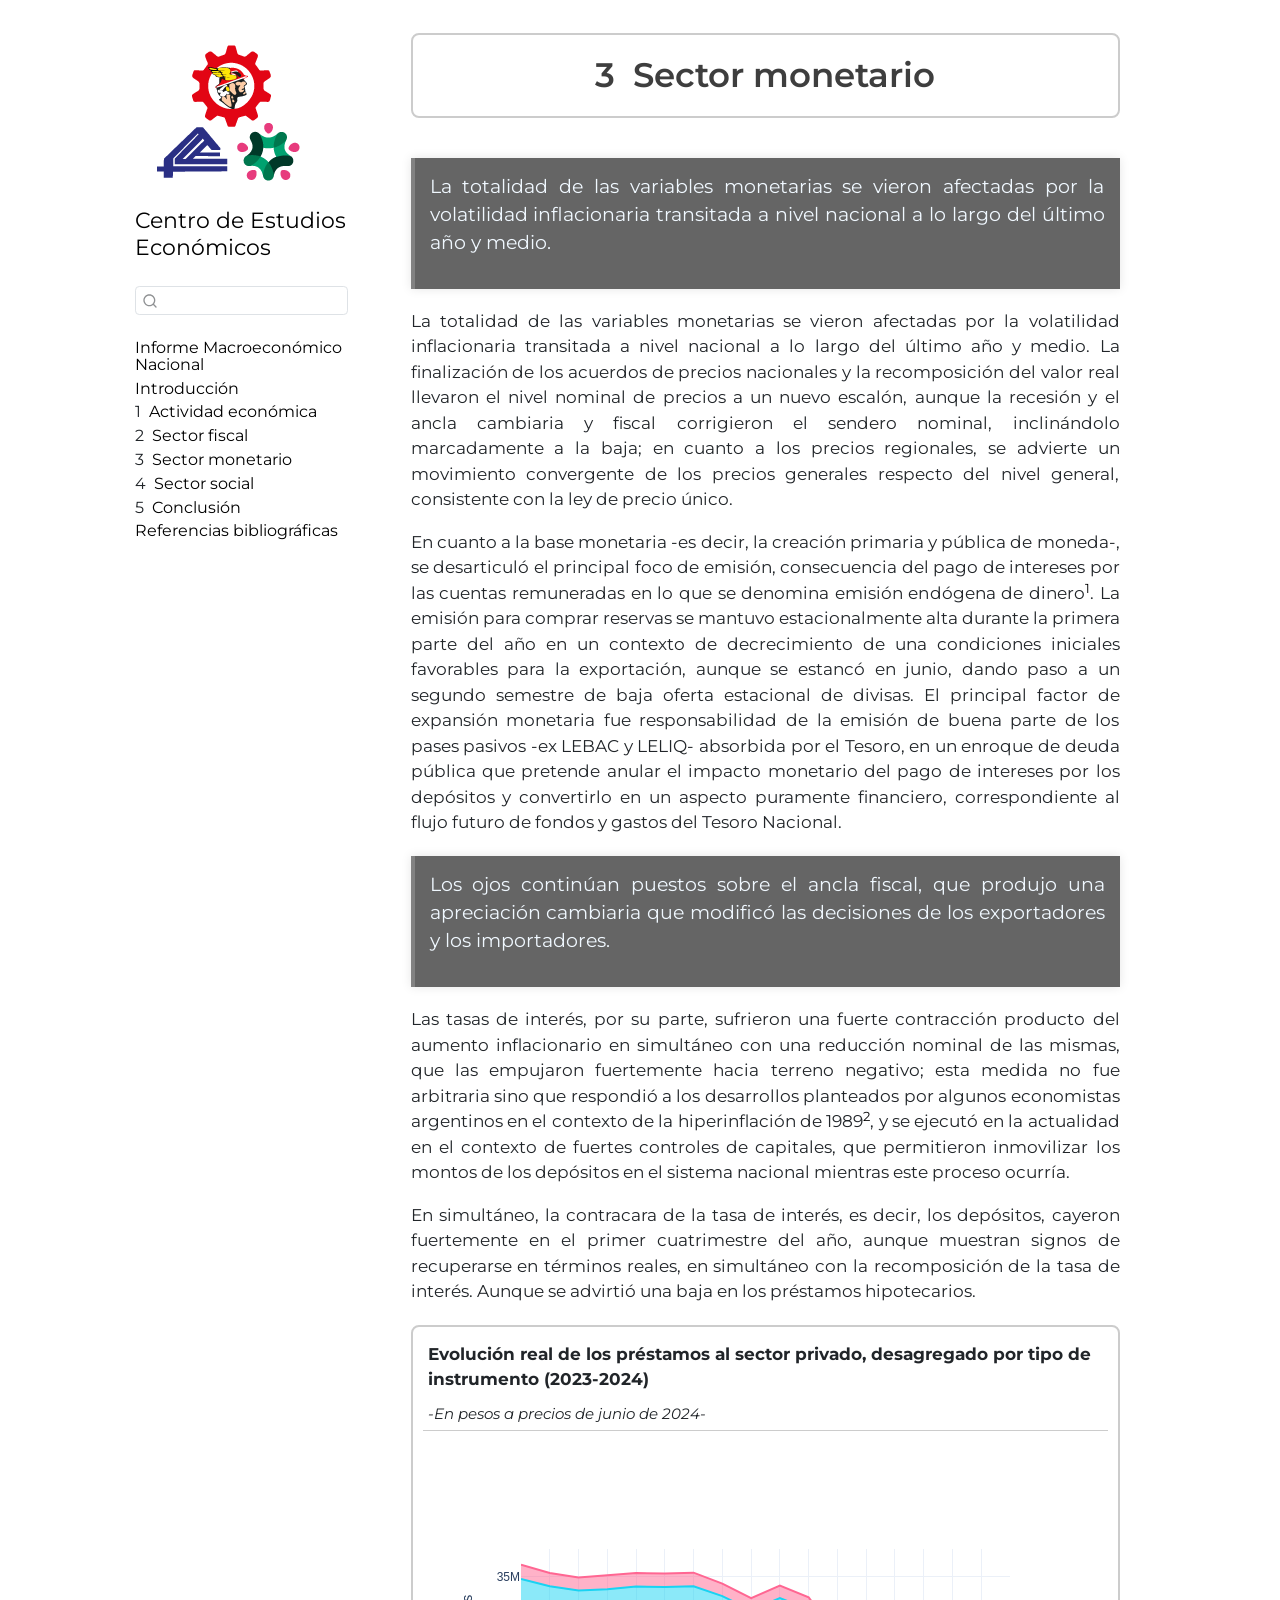
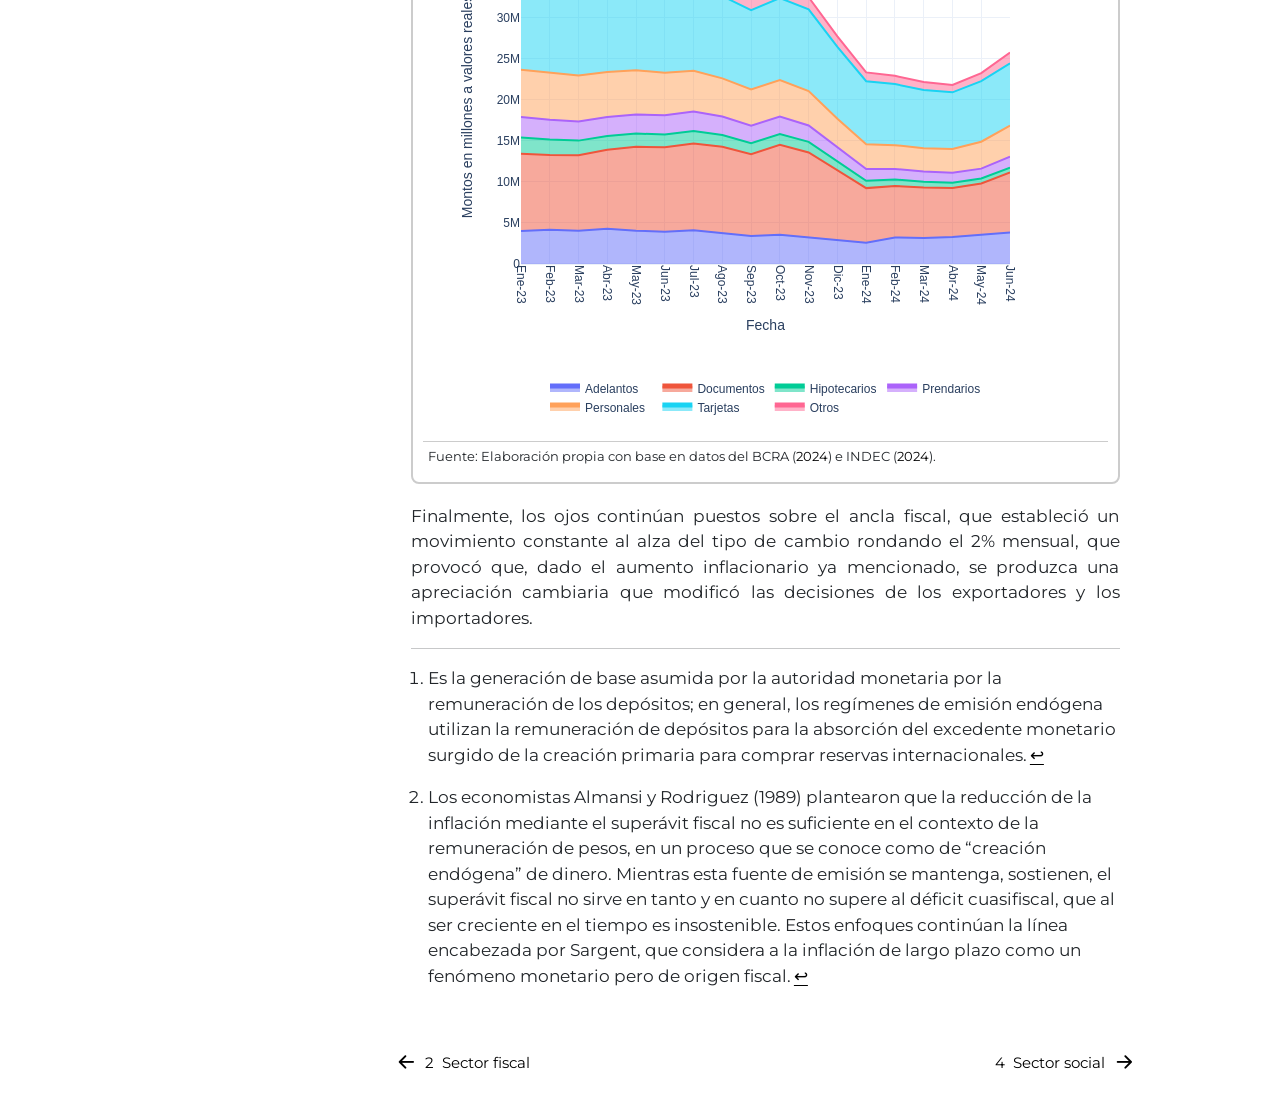
<file: _book/pages/sector_monetario.html>
<!DOCTYPE html>
<html xmlns="http://www.w3.org/1999/xhtml" lang="es" xml:lang="es"><head>

<meta charset="utf-8">
<meta name="generator" content="quarto-1.5.54">

<meta name="viewport" content="width=device-width, initial-scale=1.0, user-scalable=yes">


<title>3&nbsp; Sector monetario – Centro de Estudios Económicos</title>
<style>
code{white-space: pre-wrap;}
span.smallcaps{font-variant: small-caps;}
div.columns{display: flex; gap: min(4vw, 1.5em);}
div.column{flex: auto; overflow-x: auto;}
div.hanging-indent{margin-left: 1.5em; text-indent: -1.5em;}
ul.task-list{list-style: none;}
ul.task-list li input[type="checkbox"] {
  width: 0.8em;
  margin: 0 0.8em 0.2em -1em; /* quarto-specific, see https://github.com/quarto-dev/quarto-cli/issues/4556 */ 
  vertical-align: middle;
}
/* CSS for citations */
div.csl-bib-body { }
div.csl-entry {
  clear: both;
  margin-bottom: 0em;
}
.hanging-indent div.csl-entry {
  margin-left:2em;
  text-indent:-2em;
}
div.csl-left-margin {
  min-width:2em;
  float:left;
}
div.csl-right-inline {
  margin-left:2em;
  padding-left:1em;
}
div.csl-indent {
  margin-left: 2em;
}</style>


<script src="../site_libs/quarto-nav/quarto-nav.js"></script>
<script src="../site_libs/quarto-nav/headroom.min.js"></script>
<script src="../site_libs/clipboard/clipboard.min.js"></script>
<script src="../site_libs/quarto-search/autocomplete.umd.js"></script>
<script src="../site_libs/quarto-search/fuse.min.js"></script>
<script src="../site_libs/quarto-search/quarto-search.js"></script>
<meta name="quarto:offset" content="../">
<link href="../pages/sector_social.html" rel="next">
<link href="../pages/sector_fiscal.html" rel="prev">
<script src="../site_libs/quarto-html/quarto.js"></script>
<script src="../site_libs/quarto-html/popper.min.js"></script>
<script src="../site_libs/quarto-html/tippy.umd.min.js"></script>
<script src="../site_libs/quarto-html/anchor.min.js"></script>
<link href="../site_libs/quarto-html/tippy.css" rel="stylesheet">
<link href="../site_libs/quarto-html/quarto-syntax-highlighting.css" rel="stylesheet" id="quarto-text-highlighting-styles">
<script src="../site_libs/bootstrap/bootstrap.min.js"></script>
<link href="../site_libs/bootstrap/bootstrap-icons.css" rel="stylesheet">
<link href="../site_libs/bootstrap/bootstrap.min.css" rel="stylesheet" id="quarto-bootstrap" data-mode="light">
<script id="quarto-search-options" type="application/json">{
  "location": "sidebar",
  "copy-button": false,
  "collapse-after": 3,
  "panel-placement": "start",
  "type": "textbox",
  "limit": 50,
  "keyboard-shortcut": [
    "f",
    "/",
    "s"
  ],
  "show-item-context": false,
  "language": {
    "search-no-results-text": "Sin resultados",
    "search-matching-documents-text": "documentos encontrados",
    "search-copy-link-title": "Copiar el enlace en la búsqueda",
    "search-hide-matches-text": "Ocultar resultados adicionales",
    "search-more-match-text": "resultado adicional en este documento",
    "search-more-matches-text": "resultados adicionales en este documento",
    "search-clear-button-title": "Borrar",
    "search-text-placeholder": "",
    "search-detached-cancel-button-title": "Cancelar",
    "search-submit-button-title": "Enviar",
    "search-label": "Buscar"
  }
}</script>


<link rel="stylesheet" href="../styles/stylesPortada.css">
</head>

<body class="nav-sidebar floating fullcontent">

<div id="quarto-search-results"></div>
  <header id="quarto-header" class="headroom fixed-top">
  <nav class="quarto-secondary-nav">
    <div class="container-fluid d-flex">
      <button type="button" class="quarto-btn-toggle btn" data-bs-toggle="collapse" role="button" data-bs-target=".quarto-sidebar-collapse-item" aria-controls="quarto-sidebar" aria-expanded="false" aria-label="Alternar barra lateral" onclick="if (window.quartoToggleHeadroom) { window.quartoToggleHeadroom(); }">
        <i class="bi bi-layout-text-sidebar-reverse"></i>
      </button>
        <nav class="quarto-page-breadcrumbs" aria-label="breadcrumb"><ol class="breadcrumb"><li class="breadcrumb-item"><a href="../pages/sector_monetario.html"><span class="chapter-number">3</span>&nbsp; <span class="chapter-title">Sector monetario</span></a></li></ol></nav>
        <a class="flex-grow-1" role="navigation" data-bs-toggle="collapse" data-bs-target=".quarto-sidebar-collapse-item" aria-controls="quarto-sidebar" aria-expanded="false" aria-label="Alternar barra lateral" onclick="if (window.quartoToggleHeadroom) { window.quartoToggleHeadroom(); }">      
        </a>
      <button type="button" class="btn quarto-search-button" aria-label="Buscar" onclick="window.quartoOpenSearch();">
        <i class="bi bi-search"></i>
      </button>
    </div>
  </nav>
</header>
<!-- content -->
<div id="quarto-content" class="quarto-container page-columns page-rows-contents page-layout-article">
<!-- sidebar -->
  <nav id="quarto-sidebar" class="sidebar collapse collapse-horizontal quarto-sidebar-collapse-item sidebar-navigation floating overflow-auto">
    <div class="pt-lg-2 mt-2 text-left sidebar-header sidebar-header-stacked">
      <a href="../index.html" class="sidebar-logo-link">
      <img src="../img/Logos-para-web.png" alt="" class="sidebar-logo py-0 d-lg-inline d-none">
      </a>
    <div class="sidebar-title mb-0 py-0">
      <a href="../">Centro de Estudios Económicos</a> 
    </div>
      </div>
        <div class="mt-2 flex-shrink-0 align-items-center">
        <div class="sidebar-search">
        <div id="quarto-search" class="" title="Buscar"></div>
        </div>
        </div>
    <div class="sidebar-menu-container"> 
    <ul class="list-unstyled mt-1">
        <li class="sidebar-item">
  <div class="sidebar-item-container"> 
  <a href="../index.html" class="sidebar-item-text sidebar-link">
 <span class="menu-text">Informe Macroeconómico Nacional</span></a>
  </div>
</li>
        <li class="sidebar-item">
  <div class="sidebar-item-container"> 
  <a href="../pages/intro.html" class="sidebar-item-text sidebar-link">
 <span class="menu-text">Introducción</span></a>
  </div>
</li>
        <li class="sidebar-item">
  <div class="sidebar-item-container"> 
  <a href="../pages/actividad_economica.html" class="sidebar-item-text sidebar-link">
 <span class="menu-text"><span class="chapter-number">1</span>&nbsp; <span class="chapter-title">Actividad económica</span></span></a>
  </div>
</li>
        <li class="sidebar-item">
  <div class="sidebar-item-container"> 
  <a href="../pages/sector_fiscal.html" class="sidebar-item-text sidebar-link">
 <span class="menu-text"><span class="chapter-number">2</span>&nbsp; <span class="chapter-title">Sector fiscal</span></span></a>
  </div>
</li>
        <li class="sidebar-item">
  <div class="sidebar-item-container"> 
  <a href="../pages/sector_monetario.html" class="sidebar-item-text sidebar-link active">
 <span class="menu-text"><span class="chapter-number">3</span>&nbsp; <span class="chapter-title">Sector monetario</span></span></a>
  </div>
</li>
        <li class="sidebar-item">
  <div class="sidebar-item-container"> 
  <a href="../pages/sector_social.html" class="sidebar-item-text sidebar-link">
 <span class="menu-text"><span class="chapter-number">4</span>&nbsp; <span class="chapter-title">Sector social</span></span></a>
  </div>
</li>
        <li class="sidebar-item">
  <div class="sidebar-item-container"> 
  <a href="../pages/summary.html" class="sidebar-item-text sidebar-link">
 <span class="menu-text"><span class="chapter-number">5</span>&nbsp; <span class="chapter-title">Conclusión</span></span></a>
  </div>
</li>
        <li class="sidebar-item">
  <div class="sidebar-item-container"> 
  <a href="../pages/references.html" class="sidebar-item-text sidebar-link">
 <span class="menu-text">Referencias bibliográficas</span></a>
  </div>
</li>
    </ul>
    </div>
</nav>
<div id="quarto-sidebar-glass" class="quarto-sidebar-collapse-item" data-bs-toggle="collapse" data-bs-target=".quarto-sidebar-collapse-item"></div>
<!-- margin-sidebar -->
    
<!-- main -->
<main class="content" id="quarto-document-content">

<header id="title-block-header" class="quarto-title-block default">
<div class="quarto-title">
<h1 class="title"><span id="sec-monetario" class="quarto-section-identifier"><span class="chapter-number">3</span>&nbsp; <span class="chapter-title">Sector monetario</span></span></h1>
</div>



<div class="quarto-title-meta">

    
  
    
  </div>
  


</header>


<div class="justify">
<div class="highlight-box">
<p>La totalidad de las variables monetarias se vieron afectadas por la volatilidad inflacionaria transitada a nivel nacional a lo largo del último año y medio.</p>
</div>
<p>La totalidad de las variables monetarias se vieron afectadas por la volatilidad inflacionaria transitada a nivel nacional a lo largo del último año y medio. La finalización de los acuerdos de precios nacionales y la recomposición del valor real llevaron el nivel nominal de precios a un nuevo escalón, aunque la recesión y el ancla cambiaria y fiscal corrigieron el sendero nominal, inclinándolo marcadamente a la baja; en cuanto a los precios regionales, se advierte un movimiento convergente de los precios generales respecto del nivel general, consistente con la ley de precio único.</p>
<p>En cuanto a la base monetaria -es decir, la creación primaria y pública de moneda-, se desarticuló el principal foco de emisión, consecuencia del pago de intereses por las cuentas remuneradas en lo que se denomina emisión endógena de dinero<a href="#fn1" class="footnote-ref" id="fnref1" role="doc-noteref"><sup>1</sup></a>. La emisión para comprar reservas se mantuvo estacionalmente alta durante la primera parte del año en un contexto de decrecimiento de una condiciones iniciales favorables para la exportación, aunque se estancó en junio, dando paso a un segundo semestre de baja oferta estacional de divisas. El principal factor de expansión monetaria fue responsabilidad de la emisión de buena parte de los pases pasivos -ex LEBAC y LELIQ- absorbida por el Tesoro, en un enroque de deuda pública que pretende anular el impacto monetario del pago de intereses por los depósitos y convertirlo en un aspecto puramente financiero, correspondiente al flujo futuro de fondos y gastos del Tesoro Nacional.</p>
<div class="highlight-box">
<p>Los ojos continúan puestos sobre el ancla fiscal, que produjo una apreciación cambiaria que modificó las decisiones de los exportadores y los importadores.</p>
</div>
<p>Las tasas de interés, por su parte, sufrieron una fuerte contracción producto del aumento inflacionario en simultáneo con una reducción nominal de las mismas, que las empujaron fuertemente hacia terreno negativo; esta medida no fue arbitraria sino que respondió a los desarrollos planteados por algunos economistas argentinos en el contexto de la hiperinflación de 1989<a href="#fn2" class="footnote-ref" id="fnref2" role="doc-noteref"><sup>2</sup></a>, y se ejecutó en la actualidad en el contexto de fuertes controles de capitales, que permitieron inmovilizar los montos de los depósitos en el sistema nacional mientras este proceso ocurría.</p>
<p>En simultáneo, la contracara de la tasa de interés, es decir, los depósitos, cayeron fuertemente en el primer cuatrimestre del año, aunque muestran signos de recuperarse en términos reales, en simultáneo con la recomposición de la tasa de interés. Aunque se advirtió una baja en los préstamos hipotecarios.</p>
<div class="chart-container">
<div class="chart-title">
Evolución real de los préstamos al sector privado, desagregado por tipo de instrumento (2023-2024)
</div>
<div class="chart-subtitle">
-En pesos a precios de junio de 2024-
</div>
<div class="chart-figure">
<iframe src="../pages/plots/grafico_interactivo_sMonetario.html" width="100%" height="600" style="border: none;"></iframe>
</div>
<div class="chart-footnote">
Fuente: Elaboración propia con base en datos del <span class="citation" data-cites="BCRA2024a">BCRA (<a href="references.html#ref-BCRA2024a" role="doc-biblioref">2024</a>)</span> e <span class="citation" data-cites="indec2024c">INDEC (<a href="references.html#ref-indec2024c" role="doc-biblioref">2024</a>)</span>.
</div>
</div>
<p>Finalmente, los ojos continúan puestos sobre el ancla fiscal, que estableció un movimiento constante al alza del tipo de cambio rondando el 2% mensual, que provocó que, dado el aumento inflacionario ya mencionado, se produzca una apreciación cambiaria que modificó las decisiones de los exportadores y los importadores.</p>
</div>


<div id="refs" class="references csl-bib-body hanging-indent" data-entry-spacing="0" data-line-spacing="2" role="list" style="display: none">
<div id="ref-BCRA2024a" class="csl-entry" role="listitem">
BCRA. (2024). <em>Anexo estadístico del mercado de cambios y balance cambiario</em>. <a href="https://www.bcra.gob.ar/PublicacionesEstadisticas/Mercado_de_cambios.asp">https://www.bcra.gob.ar/PublicacionesEstadisticas/Mercado_de_cambios.asp</a>
</div>
<div id="ref-indec2024c" class="csl-entry" role="listitem">
INDEC. (2024). <em>Índice de Precios al Consumidor</em>.
</div>
</div>
<section id="footnotes" class="footnotes footnotes-end-of-document" role="doc-endnotes">
<hr>
<ol>
<li id="fn1"><p>Es la generación de base asumida por la autoridad monetaria por la remuneración de los depósitos; en general, los regímenes de emisión endógena utilizan la remuneración de depósitos para la absorción del excedente monetario surgido de la creación primaria para comprar reservas internacionales.<a href="#fnref1" class="footnote-back" role="doc-backlink">↩︎</a></p></li>
<li id="fn2"><p>Los economistas Almansi y Rodriguez (1989) plantearon que la reducción de la inflación mediante el superávit fiscal no es suficiente en el contexto de la remuneración de pesos, en un proceso que se conoce como de “creación endógena” de dinero. Mientras esta fuente de emisión se mantenga, sostienen, el superávit fiscal no sirve en tanto y en cuanto no supere al déficit cuasifiscal, que al ser creciente en el tiempo es insostenible. Estos enfoques continúan la línea encabezada por Sargent, que considera a la inflación de largo plazo como un fenómeno monetario pero de origen fiscal.<a href="#fnref2" class="footnote-back" role="doc-backlink">↩︎</a></p></li>
</ol>
</section>

</main> <!-- /main -->
<script id="quarto-html-after-body" type="application/javascript">
window.document.addEventListener("DOMContentLoaded", function (event) {
  const toggleBodyColorMode = (bsSheetEl) => {
    const mode = bsSheetEl.getAttribute("data-mode");
    const bodyEl = window.document.querySelector("body");
    if (mode === "dark") {
      bodyEl.classList.add("quarto-dark");
      bodyEl.classList.remove("quarto-light");
    } else {
      bodyEl.classList.add("quarto-light");
      bodyEl.classList.remove("quarto-dark");
    }
  }
  const toggleBodyColorPrimary = () => {
    const bsSheetEl = window.document.querySelector("link#quarto-bootstrap");
    if (bsSheetEl) {
      toggleBodyColorMode(bsSheetEl);
    }
  }
  toggleBodyColorPrimary();  
  const icon = "";
  const anchorJS = new window.AnchorJS();
  anchorJS.options = {
    placement: 'right',
    icon: icon
  };
  anchorJS.add('.anchored');
  const isCodeAnnotation = (el) => {
    for (const clz of el.classList) {
      if (clz.startsWith('code-annotation-')) {                     
        return true;
      }
    }
    return false;
  }
  const onCopySuccess = function(e) {
    // button target
    const button = e.trigger;
    // don't keep focus
    button.blur();
    // flash "checked"
    button.classList.add('code-copy-button-checked');
    var currentTitle = button.getAttribute("title");
    button.setAttribute("title", "Copiado");
    let tooltip;
    if (window.bootstrap) {
      button.setAttribute("data-bs-toggle", "tooltip");
      button.setAttribute("data-bs-placement", "left");
      button.setAttribute("data-bs-title", "Copiado");
      tooltip = new bootstrap.Tooltip(button, 
        { trigger: "manual", 
          customClass: "code-copy-button-tooltip",
          offset: [0, -8]});
      tooltip.show();    
    }
    setTimeout(function() {
      if (tooltip) {
        tooltip.hide();
        button.removeAttribute("data-bs-title");
        button.removeAttribute("data-bs-toggle");
        button.removeAttribute("data-bs-placement");
      }
      button.setAttribute("title", currentTitle);
      button.classList.remove('code-copy-button-checked');
    }, 1000);
    // clear code selection
    e.clearSelection();
  }
  const getTextToCopy = function(trigger) {
      const codeEl = trigger.previousElementSibling.cloneNode(true);
      for (const childEl of codeEl.children) {
        if (isCodeAnnotation(childEl)) {
          childEl.remove();
        }
      }
      return codeEl.innerText;
  }
  const clipboard = new window.ClipboardJS('.code-copy-button:not([data-in-quarto-modal])', {
    text: getTextToCopy
  });
  clipboard.on('success', onCopySuccess);
  if (window.document.getElementById('quarto-embedded-source-code-modal')) {
    // For code content inside modals, clipBoardJS needs to be initialized with a container option
    // TODO: Check when it could be a function (https://github.com/zenorocha/clipboard.js/issues/860)
    const clipboardModal = new window.ClipboardJS('.code-copy-button[data-in-quarto-modal]', {
      text: getTextToCopy,
      container: window.document.getElementById('quarto-embedded-source-code-modal')
    });
    clipboardModal.on('success', onCopySuccess);
  }
    var localhostRegex = new RegExp(/^(?:http|https):\/\/localhost\:?[0-9]*\//);
    var mailtoRegex = new RegExp(/^mailto:/);
      var filterRegex = new RegExp('/' + window.location.host + '/');
    var isInternal = (href) => {
        return filterRegex.test(href) || localhostRegex.test(href) || mailtoRegex.test(href);
    }
    // Inspect non-navigation links and adorn them if external
 	var links = window.document.querySelectorAll('a[href]:not(.nav-link):not(.navbar-brand):not(.toc-action):not(.sidebar-link):not(.sidebar-item-toggle):not(.pagination-link):not(.no-external):not([aria-hidden]):not(.dropdown-item):not(.quarto-navigation-tool):not(.about-link)');
    for (var i=0; i<links.length; i++) {
      const link = links[i];
      if (!isInternal(link.href)) {
        // undo the damage that might have been done by quarto-nav.js in the case of
        // links that we want to consider external
        if (link.dataset.originalHref !== undefined) {
          link.href = link.dataset.originalHref;
        }
      }
    }
  function tippyHover(el, contentFn, onTriggerFn, onUntriggerFn) {
    const config = {
      allowHTML: true,
      maxWidth: 500,
      delay: 100,
      arrow: false,
      appendTo: function(el) {
          return el.parentElement;
      },
      interactive: true,
      interactiveBorder: 10,
      theme: 'quarto',
      placement: 'bottom-start',
    };
    if (contentFn) {
      config.content = contentFn;
    }
    if (onTriggerFn) {
      config.onTrigger = onTriggerFn;
    }
    if (onUntriggerFn) {
      config.onUntrigger = onUntriggerFn;
    }
    window.tippy(el, config); 
  }
  const noterefs = window.document.querySelectorAll('a[role="doc-noteref"]');
  for (var i=0; i<noterefs.length; i++) {
    const ref = noterefs[i];
    tippyHover(ref, function() {
      // use id or data attribute instead here
      let href = ref.getAttribute('data-footnote-href') || ref.getAttribute('href');
      try { href = new URL(href).hash; } catch {}
      const id = href.replace(/^#\/?/, "");
      const note = window.document.getElementById(id);
      if (note) {
        return note.innerHTML;
      } else {
        return "";
      }
    });
  }
  const xrefs = window.document.querySelectorAll('a.quarto-xref');
  const processXRef = (id, note) => {
    // Strip column container classes
    const stripColumnClz = (el) => {
      el.classList.remove("page-full", "page-columns");
      if (el.children) {
        for (const child of el.children) {
          stripColumnClz(child);
        }
      }
    }
    stripColumnClz(note)
    if (id === null || id.startsWith('sec-')) {
      // Special case sections, only their first couple elements
      const container = document.createElement("div");
      if (note.children && note.children.length > 2) {
        container.appendChild(note.children[0].cloneNode(true));
        for (let i = 1; i < note.children.length; i++) {
          const child = note.children[i];
          if (child.tagName === "P" && child.innerText === "") {
            continue;
          } else {
            container.appendChild(child.cloneNode(true));
            break;
          }
        }
        if (window.Quarto?.typesetMath) {
          window.Quarto.typesetMath(container);
        }
        return container.innerHTML
      } else {
        if (window.Quarto?.typesetMath) {
          window.Quarto.typesetMath(note);
        }
        return note.innerHTML;
      }
    } else {
      // Remove any anchor links if they are present
      const anchorLink = note.querySelector('a.anchorjs-link');
      if (anchorLink) {
        anchorLink.remove();
      }
      if (window.Quarto?.typesetMath) {
        window.Quarto.typesetMath(note);
      }
      // TODO in 1.5, we should make sure this works without a callout special case
      if (note.classList.contains("callout")) {
        return note.outerHTML;
      } else {
        return note.innerHTML;
      }
    }
  }
  for (var i=0; i<xrefs.length; i++) {
    const xref = xrefs[i];
    tippyHover(xref, undefined, function(instance) {
      instance.disable();
      let url = xref.getAttribute('href');
      let hash = undefined; 
      if (url.startsWith('#')) {
        hash = url;
      } else {
        try { hash = new URL(url).hash; } catch {}
      }
      if (hash) {
        const id = hash.replace(/^#\/?/, "");
        const note = window.document.getElementById(id);
        if (note !== null) {
          try {
            const html = processXRef(id, note.cloneNode(true));
            instance.setContent(html);
          } finally {
            instance.enable();
            instance.show();
          }
        } else {
          // See if we can fetch this
          fetch(url.split('#')[0])
          .then(res => res.text())
          .then(html => {
            const parser = new DOMParser();
            const htmlDoc = parser.parseFromString(html, "text/html");
            const note = htmlDoc.getElementById(id);
            if (note !== null) {
              const html = processXRef(id, note);
              instance.setContent(html);
            } 
          }).finally(() => {
            instance.enable();
            instance.show();
          });
        }
      } else {
        // See if we can fetch a full url (with no hash to target)
        // This is a special case and we should probably do some content thinning / targeting
        fetch(url)
        .then(res => res.text())
        .then(html => {
          const parser = new DOMParser();
          const htmlDoc = parser.parseFromString(html, "text/html");
          const note = htmlDoc.querySelector('main.content');
          if (note !== null) {
            // This should only happen for chapter cross references
            // (since there is no id in the URL)
            // remove the first header
            if (note.children.length > 0 && note.children[0].tagName === "HEADER") {
              note.children[0].remove();
            }
            const html = processXRef(null, note);
            instance.setContent(html);
          } 
        }).finally(() => {
          instance.enable();
          instance.show();
        });
      }
    }, function(instance) {
    });
  }
      let selectedAnnoteEl;
      const selectorForAnnotation = ( cell, annotation) => {
        let cellAttr = 'data-code-cell="' + cell + '"';
        let lineAttr = 'data-code-annotation="' +  annotation + '"';
        const selector = 'span[' + cellAttr + '][' + lineAttr + ']';
        return selector;
      }
      const selectCodeLines = (annoteEl) => {
        const doc = window.document;
        const targetCell = annoteEl.getAttribute("data-target-cell");
        const targetAnnotation = annoteEl.getAttribute("data-target-annotation");
        const annoteSpan = window.document.querySelector(selectorForAnnotation(targetCell, targetAnnotation));
        const lines = annoteSpan.getAttribute("data-code-lines").split(",");
        const lineIds = lines.map((line) => {
          return targetCell + "-" + line;
        })
        let top = null;
        let height = null;
        let parent = null;
        if (lineIds.length > 0) {
            //compute the position of the single el (top and bottom and make a div)
            const el = window.document.getElementById(lineIds[0]);
            top = el.offsetTop;
            height = el.offsetHeight;
            parent = el.parentElement.parentElement;
          if (lineIds.length > 1) {
            const lastEl = window.document.getElementById(lineIds[lineIds.length - 1]);
            const bottom = lastEl.offsetTop + lastEl.offsetHeight;
            height = bottom - top;
          }
          if (top !== null && height !== null && parent !== null) {
            // cook up a div (if necessary) and position it 
            let div = window.document.getElementById("code-annotation-line-highlight");
            if (div === null) {
              div = window.document.createElement("div");
              div.setAttribute("id", "code-annotation-line-highlight");
              div.style.position = 'absolute';
              parent.appendChild(div);
            }
            div.style.top = top - 2 + "px";
            div.style.height = height + 4 + "px";
            div.style.left = 0;
            let gutterDiv = window.document.getElementById("code-annotation-line-highlight-gutter");
            if (gutterDiv === null) {
              gutterDiv = window.document.createElement("div");
              gutterDiv.setAttribute("id", "code-annotation-line-highlight-gutter");
              gutterDiv.style.position = 'absolute';
              const codeCell = window.document.getElementById(targetCell);
              const gutter = codeCell.querySelector('.code-annotation-gutter');
              gutter.appendChild(gutterDiv);
            }
            gutterDiv.style.top = top - 2 + "px";
            gutterDiv.style.height = height + 4 + "px";
          }
          selectedAnnoteEl = annoteEl;
        }
      };
      const unselectCodeLines = () => {
        const elementsIds = ["code-annotation-line-highlight", "code-annotation-line-highlight-gutter"];
        elementsIds.forEach((elId) => {
          const div = window.document.getElementById(elId);
          if (div) {
            div.remove();
          }
        });
        selectedAnnoteEl = undefined;
      };
        // Handle positioning of the toggle
    window.addEventListener(
      "resize",
      throttle(() => {
        elRect = undefined;
        if (selectedAnnoteEl) {
          selectCodeLines(selectedAnnoteEl);
        }
      }, 10)
    );
    function throttle(fn, ms) {
    let throttle = false;
    let timer;
      return (...args) => {
        if(!throttle) { // first call gets through
            fn.apply(this, args);
            throttle = true;
        } else { // all the others get throttled
            if(timer) clearTimeout(timer); // cancel #2
            timer = setTimeout(() => {
              fn.apply(this, args);
              timer = throttle = false;
            }, ms);
        }
      };
    }
      // Attach click handler to the DT
      const annoteDls = window.document.querySelectorAll('dt[data-target-cell]');
      for (const annoteDlNode of annoteDls) {
        annoteDlNode.addEventListener('click', (event) => {
          const clickedEl = event.target;
          if (clickedEl !== selectedAnnoteEl) {
            unselectCodeLines();
            const activeEl = window.document.querySelector('dt[data-target-cell].code-annotation-active');
            if (activeEl) {
              activeEl.classList.remove('code-annotation-active');
            }
            selectCodeLines(clickedEl);
            clickedEl.classList.add('code-annotation-active');
          } else {
            // Unselect the line
            unselectCodeLines();
            clickedEl.classList.remove('code-annotation-active');
          }
        });
      }
  const findCites = (el) => {
    const parentEl = el.parentElement;
    if (parentEl) {
      const cites = parentEl.dataset.cites;
      if (cites) {
        return {
          el,
          cites: cites.split(' ')
        };
      } else {
        return findCites(el.parentElement)
      }
    } else {
      return undefined;
    }
  };
  var bibliorefs = window.document.querySelectorAll('a[role="doc-biblioref"]');
  for (var i=0; i<bibliorefs.length; i++) {
    const ref = bibliorefs[i];
    const citeInfo = findCites(ref);
    if (citeInfo) {
      tippyHover(citeInfo.el, function() {
        var popup = window.document.createElement('div');
        citeInfo.cites.forEach(function(cite) {
          var citeDiv = window.document.createElement('div');
          citeDiv.classList.add('hanging-indent');
          citeDiv.classList.add('csl-entry');
          var biblioDiv = window.document.getElementById('ref-' + cite);
          if (biblioDiv) {
            citeDiv.innerHTML = biblioDiv.innerHTML;
          }
          popup.appendChild(citeDiv);
        });
        return popup.innerHTML;
      });
    }
  }
});
</script>
<nav class="page-navigation">
  <div class="nav-page nav-page-previous">
      <a href="../pages/sector_fiscal.html" class="pagination-link" aria-label="Sector fiscal">
        <i class="bi bi-arrow-left-short"></i> <span class="nav-page-text"><span class="chapter-number">2</span>&nbsp; <span class="chapter-title">Sector fiscal</span></span>
      </a>          
  </div>
  <div class="nav-page nav-page-next">
      <a href="../pages/sector_social.html" class="pagination-link" aria-label="Sector social">
        <span class="nav-page-text"><span class="chapter-number">4</span>&nbsp; <span class="chapter-title">Sector social</span></span> <i class="bi bi-arrow-right-short"></i>
      </a>
  </div>
</nav>
</div> <!-- /content -->




</body></html>
</file>
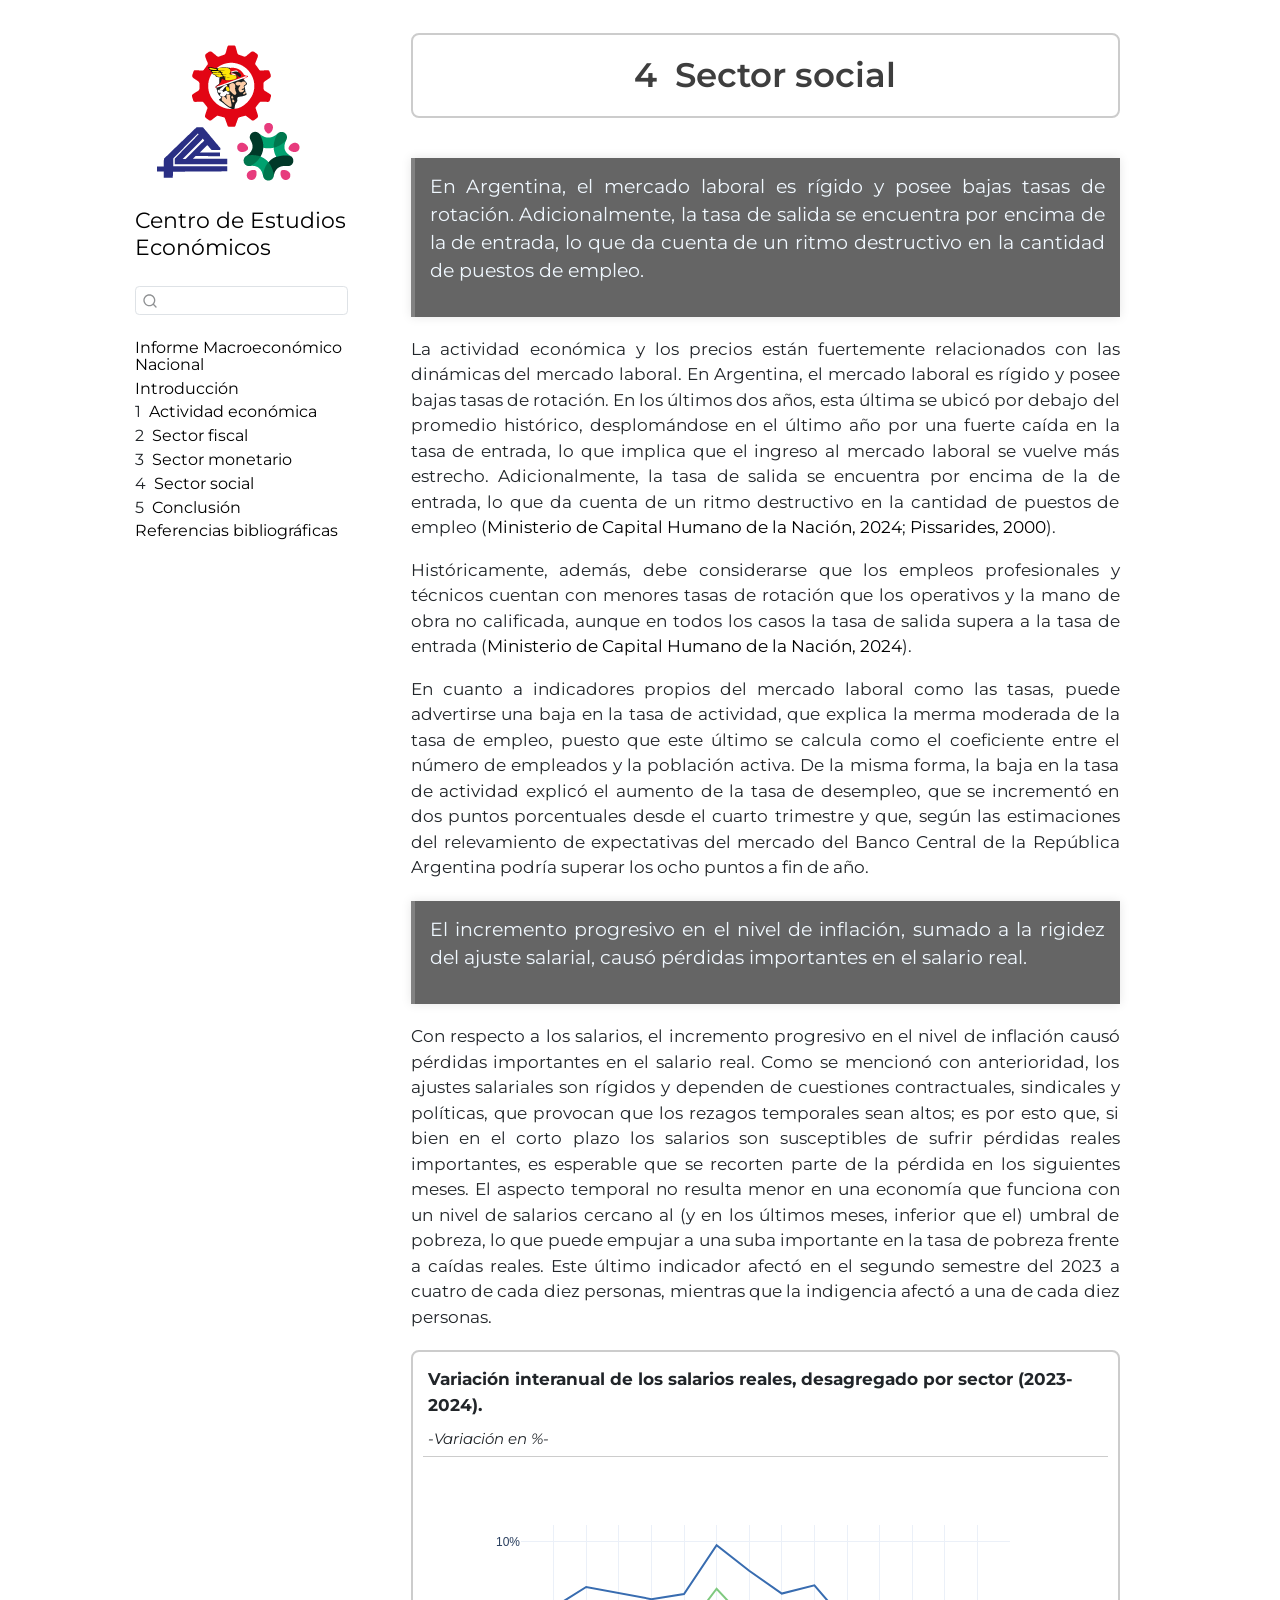
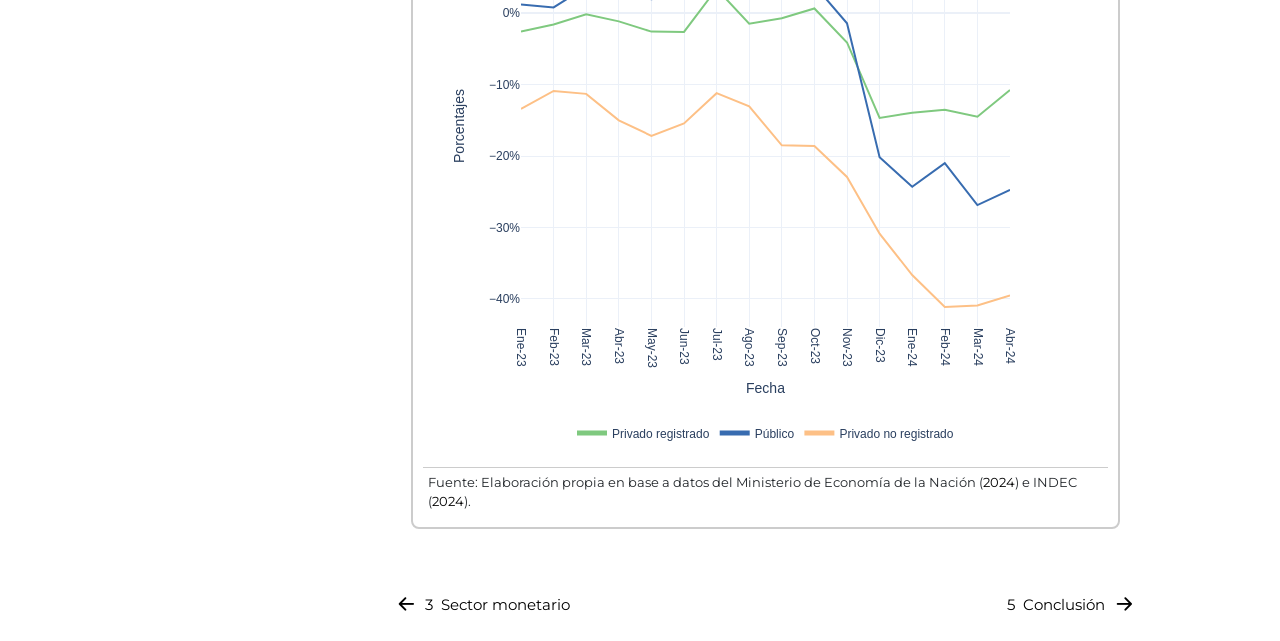
<file: _book/pages/sector_social.html>
<!DOCTYPE html>
<html xmlns="http://www.w3.org/1999/xhtml" lang="es" xml:lang="es"><head>

<meta charset="utf-8">
<meta name="generator" content="quarto-1.5.54">

<meta name="viewport" content="width=device-width, initial-scale=1.0, user-scalable=yes">


<title>4&nbsp; Sector social – Centro de Estudios Económicos</title>
<style>
code{white-space: pre-wrap;}
span.smallcaps{font-variant: small-caps;}
div.columns{display: flex; gap: min(4vw, 1.5em);}
div.column{flex: auto; overflow-x: auto;}
div.hanging-indent{margin-left: 1.5em; text-indent: -1.5em;}
ul.task-list{list-style: none;}
ul.task-list li input[type="checkbox"] {
  width: 0.8em;
  margin: 0 0.8em 0.2em -1em; /* quarto-specific, see https://github.com/quarto-dev/quarto-cli/issues/4556 */ 
  vertical-align: middle;
}
/* CSS for citations */
div.csl-bib-body { }
div.csl-entry {
  clear: both;
  margin-bottom: 0em;
}
.hanging-indent div.csl-entry {
  margin-left:2em;
  text-indent:-2em;
}
div.csl-left-margin {
  min-width:2em;
  float:left;
}
div.csl-right-inline {
  margin-left:2em;
  padding-left:1em;
}
div.csl-indent {
  margin-left: 2em;
}</style>


<script src="../site_libs/quarto-nav/quarto-nav.js"></script>
<script src="../site_libs/quarto-nav/headroom.min.js"></script>
<script src="../site_libs/clipboard/clipboard.min.js"></script>
<script src="../site_libs/quarto-search/autocomplete.umd.js"></script>
<script src="../site_libs/quarto-search/fuse.min.js"></script>
<script src="../site_libs/quarto-search/quarto-search.js"></script>
<meta name="quarto:offset" content="../">
<link href="../pages/summary.html" rel="next">
<link href="../pages/sector_monetario.html" rel="prev">
<script src="../site_libs/quarto-html/quarto.js"></script>
<script src="../site_libs/quarto-html/popper.min.js"></script>
<script src="../site_libs/quarto-html/tippy.umd.min.js"></script>
<script src="../site_libs/quarto-html/anchor.min.js"></script>
<link href="../site_libs/quarto-html/tippy.css" rel="stylesheet">
<link href="../site_libs/quarto-html/quarto-syntax-highlighting.css" rel="stylesheet" id="quarto-text-highlighting-styles">
<script src="../site_libs/bootstrap/bootstrap.min.js"></script>
<link href="../site_libs/bootstrap/bootstrap-icons.css" rel="stylesheet">
<link href="../site_libs/bootstrap/bootstrap.min.css" rel="stylesheet" id="quarto-bootstrap" data-mode="light">
<script id="quarto-search-options" type="application/json">{
  "location": "sidebar",
  "copy-button": false,
  "collapse-after": 3,
  "panel-placement": "start",
  "type": "textbox",
  "limit": 50,
  "keyboard-shortcut": [
    "f",
    "/",
    "s"
  ],
  "show-item-context": false,
  "language": {
    "search-no-results-text": "Sin resultados",
    "search-matching-documents-text": "documentos encontrados",
    "search-copy-link-title": "Copiar el enlace en la búsqueda",
    "search-hide-matches-text": "Ocultar resultados adicionales",
    "search-more-match-text": "resultado adicional en este documento",
    "search-more-matches-text": "resultados adicionales en este documento",
    "search-clear-button-title": "Borrar",
    "search-text-placeholder": "",
    "search-detached-cancel-button-title": "Cancelar",
    "search-submit-button-title": "Enviar",
    "search-label": "Buscar"
  }
}</script>


<link rel="stylesheet" href="../styles/stylesPortada.css">
</head>

<body class="nav-sidebar floating fullcontent">

<div id="quarto-search-results"></div>
  <header id="quarto-header" class="headroom fixed-top">
  <nav class="quarto-secondary-nav">
    <div class="container-fluid d-flex">
      <button type="button" class="quarto-btn-toggle btn" data-bs-toggle="collapse" role="button" data-bs-target=".quarto-sidebar-collapse-item" aria-controls="quarto-sidebar" aria-expanded="false" aria-label="Alternar barra lateral" onclick="if (window.quartoToggleHeadroom) { window.quartoToggleHeadroom(); }">
        <i class="bi bi-layout-text-sidebar-reverse"></i>
      </button>
        <nav class="quarto-page-breadcrumbs" aria-label="breadcrumb"><ol class="breadcrumb"><li class="breadcrumb-item"><a href="../pages/sector_social.html"><span class="chapter-number">4</span>&nbsp; <span class="chapter-title">Sector social</span></a></li></ol></nav>
        <a class="flex-grow-1" role="navigation" data-bs-toggle="collapse" data-bs-target=".quarto-sidebar-collapse-item" aria-controls="quarto-sidebar" aria-expanded="false" aria-label="Alternar barra lateral" onclick="if (window.quartoToggleHeadroom) { window.quartoToggleHeadroom(); }">      
        </a>
      <button type="button" class="btn quarto-search-button" aria-label="Buscar" onclick="window.quartoOpenSearch();">
        <i class="bi bi-search"></i>
      </button>
    </div>
  </nav>
</header>
<!-- content -->
<div id="quarto-content" class="quarto-container page-columns page-rows-contents page-layout-article">
<!-- sidebar -->
  <nav id="quarto-sidebar" class="sidebar collapse collapse-horizontal quarto-sidebar-collapse-item sidebar-navigation floating overflow-auto">
    <div class="pt-lg-2 mt-2 text-left sidebar-header sidebar-header-stacked">
      <a href="../index.html" class="sidebar-logo-link">
      <img src="../img/Logos-para-web.png" alt="" class="sidebar-logo py-0 d-lg-inline d-none">
      </a>
    <div class="sidebar-title mb-0 py-0">
      <a href="../">Centro de Estudios Económicos</a> 
    </div>
      </div>
        <div class="mt-2 flex-shrink-0 align-items-center">
        <div class="sidebar-search">
        <div id="quarto-search" class="" title="Buscar"></div>
        </div>
        </div>
    <div class="sidebar-menu-container"> 
    <ul class="list-unstyled mt-1">
        <li class="sidebar-item">
  <div class="sidebar-item-container"> 
  <a href="../index.html" class="sidebar-item-text sidebar-link">
 <span class="menu-text">Informe Macroeconómico Nacional</span></a>
  </div>
</li>
        <li class="sidebar-item">
  <div class="sidebar-item-container"> 
  <a href="../pages/intro.html" class="sidebar-item-text sidebar-link">
 <span class="menu-text">Introducción</span></a>
  </div>
</li>
        <li class="sidebar-item">
  <div class="sidebar-item-container"> 
  <a href="../pages/actividad_economica.html" class="sidebar-item-text sidebar-link">
 <span class="menu-text"><span class="chapter-number">1</span>&nbsp; <span class="chapter-title">Actividad económica</span></span></a>
  </div>
</li>
        <li class="sidebar-item">
  <div class="sidebar-item-container"> 
  <a href="../pages/sector_fiscal.html" class="sidebar-item-text sidebar-link">
 <span class="menu-text"><span class="chapter-number">2</span>&nbsp; <span class="chapter-title">Sector fiscal</span></span></a>
  </div>
</li>
        <li class="sidebar-item">
  <div class="sidebar-item-container"> 
  <a href="../pages/sector_monetario.html" class="sidebar-item-text sidebar-link">
 <span class="menu-text"><span class="chapter-number">3</span>&nbsp; <span class="chapter-title">Sector monetario</span></span></a>
  </div>
</li>
        <li class="sidebar-item">
  <div class="sidebar-item-container"> 
  <a href="../pages/sector_social.html" class="sidebar-item-text sidebar-link active">
 <span class="menu-text"><span class="chapter-number">4</span>&nbsp; <span class="chapter-title">Sector social</span></span></a>
  </div>
</li>
        <li class="sidebar-item">
  <div class="sidebar-item-container"> 
  <a href="../pages/summary.html" class="sidebar-item-text sidebar-link">
 <span class="menu-text"><span class="chapter-number">5</span>&nbsp; <span class="chapter-title">Conclusión</span></span></a>
  </div>
</li>
        <li class="sidebar-item">
  <div class="sidebar-item-container"> 
  <a href="../pages/references.html" class="sidebar-item-text sidebar-link">
 <span class="menu-text">Referencias bibliográficas</span></a>
  </div>
</li>
    </ul>
    </div>
</nav>
<div id="quarto-sidebar-glass" class="quarto-sidebar-collapse-item" data-bs-toggle="collapse" data-bs-target=".quarto-sidebar-collapse-item"></div>
<!-- margin-sidebar -->
    
<!-- main -->
<main class="content" id="quarto-document-content">

<header id="title-block-header" class="quarto-title-block default">
<div class="quarto-title">
<h1 class="title"><span id="sec-social" class="quarto-section-identifier"><span class="chapter-number">4</span>&nbsp; <span class="chapter-title">Sector social</span></span></h1>
</div>



<div class="quarto-title-meta">

    
  
    
  </div>
  


</header>


<div class="justify">
<div class="highlight-box">
<p>En Argentina, el mercado laboral es rígido y posee bajas tasas de rotación. Adicionalmente, la tasa de salida se encuentra por encima de la de entrada, lo que da cuenta de un ritmo destructivo en la cantidad de puestos de empleo.</p>
</div>
<p>La actividad económica y los precios están fuertemente relacionados con las dinámicas del mercado laboral. En Argentina, el mercado laboral es rígido y posee bajas tasas de rotación. En los últimos dos años, esta última se ubicó por debajo del promedio histórico, desplomándose en el último año por una fuerte caída en la tasa de entrada, lo que implica que el ingreso al mercado laboral se vuelve más estrecho. Adicionalmente, la tasa de salida se encuentra por encima de la de entrada, lo que da cuenta de un ritmo destructivo en la cantidad de puestos de empleo <span class="citation" data-cites="mincap2024 pissarides2000">(<a href="references.html#ref-mincap2024" role="doc-biblioref">Ministerio de Capital Humano de la Nación, 2024</a>; <a href="references.html#ref-pissarides2000" role="doc-biblioref">Pissarides, 2000</a>)</span>.</p>
<p>Históricamente, además, debe considerarse que los empleos profesionales y técnicos cuentan con menores tasas de rotación que los operativos y la mano de obra no calificada, aunque en todos los casos la tasa de salida supera a la tasa de entrada <span class="citation" data-cites="mincap2024">(<a href="references.html#ref-mincap2024" role="doc-biblioref">Ministerio de Capital Humano de la Nación, 2024</a>)</span>.</p>
<p>En cuanto a indicadores propios del mercado laboral como las tasas, puede advertirse una baja en la tasa de actividad, que explica la merma moderada de la tasa de empleo, puesto que este último se calcula como el coeficiente entre el número de empleados y la población activa. De la misma forma, la baja en la tasa de actividad explicó el aumento de la tasa de desempleo, que se incrementó en dos puntos porcentuales desde el cuarto trimestre y que, según las estimaciones del relevamiento de expectativas del mercado del Banco Central de la República Argentina podría superar los ocho puntos a fin de año.</p>
<div class="highlight-box">
<p>El incremento progresivo en el nivel de inflación, sumado a la rigidez del ajuste salarial, causó pérdidas importantes en el salario real.</p>
</div>
<p>Con respecto a los salarios, el incremento progresivo en el nivel de inflación causó pérdidas importantes en el salario real. Como se mencionó con anterioridad, los ajustes salariales son rígidos y dependen de cuestiones contractuales, sindicales y políticas, que provocan que los rezagos temporales sean altos; es por esto que, si bien en el corto plazo los salarios son susceptibles de sufrir pérdidas reales importantes, es esperable que se recorten parte de la pérdida en los siguientes meses. El aspecto temporal no resulta menor en una economía que funciona con un nivel de salarios cercano al (y en los últimos meses, inferior que el) umbral de pobreza, lo que puede empujar a una suba importante en la tasa de pobreza frente a caídas reales. Este último indicador afectó en el segundo semestre del 2023 a cuatro de cada diez personas, mientras que la indigencia afectó a una de cada diez personas.</p>
<div class="chart-container">
<div class="chart-title">
Variación interanual de los salarios reales, desagregado por sector (2023-2024).
</div>
<div class="chart-subtitle">
-Variación en %-
</div>
<div class="chart-figure">
<iframe src="../pages/plots/grafico_interactivo_sSocial.html" width="100%" height="600" style="border: none;"></iframe>
</div>
<div class="chart-footnote">
Fuente: Elaboración propia en base a datos del <span class="citation" data-cites="Economia2024">Ministerio de Economía de la Nación (<a href="references.html#ref-Economia2024" role="doc-biblioref">2024</a>)</span> e <span class="citation" data-cites="indec2024c">INDEC (<a href="references.html#ref-indec2024c" role="doc-biblioref">2024</a>)</span>.
</div>
</div>
</div>


<div id="refs" class="references csl-bib-body hanging-indent" data-entry-spacing="0" data-line-spacing="2" role="list" style="display: none">
<div id="ref-indec2024c" class="csl-entry" role="listitem">
INDEC. (2024). <em>Índice de Precios al Consumidor</em>.
</div>
<div id="ref-mincap2024" class="csl-entry" role="listitem">
Ministerio de Capital Humano de la Nación. (2024). <em>Encuesta de Indicadores Laborales</em>. <a href="https://www.argentina.gob.ar/trabajo/estadisticas/encuesta-de-indicadores-laborales-eil">https://www.argentina.gob.ar/trabajo/estadisticas/encuesta-de-indicadores-laborales-eil</a>
</div>
<div id="ref-Economia2024" class="csl-entry" role="listitem">
Ministerio de Economía de la Nación. (2024). <em>Información estadística. Sector Público Base Caja e Informe Mensual de Ingresos y Gastos</em>.
</div>
<div id="ref-pissarides2000" class="csl-entry" role="listitem">
Pissarides, C. A. (2000). <em>Equilibrium Unemployment Theory</em> (2nd ed.). MIT Press.
</div>
</div>

</main> <!-- /main -->
<script id="quarto-html-after-body" type="application/javascript">
window.document.addEventListener("DOMContentLoaded", function (event) {
  const toggleBodyColorMode = (bsSheetEl) => {
    const mode = bsSheetEl.getAttribute("data-mode");
    const bodyEl = window.document.querySelector("body");
    if (mode === "dark") {
      bodyEl.classList.add("quarto-dark");
      bodyEl.classList.remove("quarto-light");
    } else {
      bodyEl.classList.add("quarto-light");
      bodyEl.classList.remove("quarto-dark");
    }
  }
  const toggleBodyColorPrimary = () => {
    const bsSheetEl = window.document.querySelector("link#quarto-bootstrap");
    if (bsSheetEl) {
      toggleBodyColorMode(bsSheetEl);
    }
  }
  toggleBodyColorPrimary();  
  const icon = "";
  const anchorJS = new window.AnchorJS();
  anchorJS.options = {
    placement: 'right',
    icon: icon
  };
  anchorJS.add('.anchored');
  const isCodeAnnotation = (el) => {
    for (const clz of el.classList) {
      if (clz.startsWith('code-annotation-')) {                     
        return true;
      }
    }
    return false;
  }
  const onCopySuccess = function(e) {
    // button target
    const button = e.trigger;
    // don't keep focus
    button.blur();
    // flash "checked"
    button.classList.add('code-copy-button-checked');
    var currentTitle = button.getAttribute("title");
    button.setAttribute("title", "Copiado");
    let tooltip;
    if (window.bootstrap) {
      button.setAttribute("data-bs-toggle", "tooltip");
      button.setAttribute("data-bs-placement", "left");
      button.setAttribute("data-bs-title", "Copiado");
      tooltip = new bootstrap.Tooltip(button, 
        { trigger: "manual", 
          customClass: "code-copy-button-tooltip",
          offset: [0, -8]});
      tooltip.show();    
    }
    setTimeout(function() {
      if (tooltip) {
        tooltip.hide();
        button.removeAttribute("data-bs-title");
        button.removeAttribute("data-bs-toggle");
        button.removeAttribute("data-bs-placement");
      }
      button.setAttribute("title", currentTitle);
      button.classList.remove('code-copy-button-checked');
    }, 1000);
    // clear code selection
    e.clearSelection();
  }
  const getTextToCopy = function(trigger) {
      const codeEl = trigger.previousElementSibling.cloneNode(true);
      for (const childEl of codeEl.children) {
        if (isCodeAnnotation(childEl)) {
          childEl.remove();
        }
      }
      return codeEl.innerText;
  }
  const clipboard = new window.ClipboardJS('.code-copy-button:not([data-in-quarto-modal])', {
    text: getTextToCopy
  });
  clipboard.on('success', onCopySuccess);
  if (window.document.getElementById('quarto-embedded-source-code-modal')) {
    // For code content inside modals, clipBoardJS needs to be initialized with a container option
    // TODO: Check when it could be a function (https://github.com/zenorocha/clipboard.js/issues/860)
    const clipboardModal = new window.ClipboardJS('.code-copy-button[data-in-quarto-modal]', {
      text: getTextToCopy,
      container: window.document.getElementById('quarto-embedded-source-code-modal')
    });
    clipboardModal.on('success', onCopySuccess);
  }
    var localhostRegex = new RegExp(/^(?:http|https):\/\/localhost\:?[0-9]*\//);
    var mailtoRegex = new RegExp(/^mailto:/);
      var filterRegex = new RegExp('/' + window.location.host + '/');
    var isInternal = (href) => {
        return filterRegex.test(href) || localhostRegex.test(href) || mailtoRegex.test(href);
    }
    // Inspect non-navigation links and adorn them if external
 	var links = window.document.querySelectorAll('a[href]:not(.nav-link):not(.navbar-brand):not(.toc-action):not(.sidebar-link):not(.sidebar-item-toggle):not(.pagination-link):not(.no-external):not([aria-hidden]):not(.dropdown-item):not(.quarto-navigation-tool):not(.about-link)');
    for (var i=0; i<links.length; i++) {
      const link = links[i];
      if (!isInternal(link.href)) {
        // undo the damage that might have been done by quarto-nav.js in the case of
        // links that we want to consider external
        if (link.dataset.originalHref !== undefined) {
          link.href = link.dataset.originalHref;
        }
      }
    }
  function tippyHover(el, contentFn, onTriggerFn, onUntriggerFn) {
    const config = {
      allowHTML: true,
      maxWidth: 500,
      delay: 100,
      arrow: false,
      appendTo: function(el) {
          return el.parentElement;
      },
      interactive: true,
      interactiveBorder: 10,
      theme: 'quarto',
      placement: 'bottom-start',
    };
    if (contentFn) {
      config.content = contentFn;
    }
    if (onTriggerFn) {
      config.onTrigger = onTriggerFn;
    }
    if (onUntriggerFn) {
      config.onUntrigger = onUntriggerFn;
    }
    window.tippy(el, config); 
  }
  const noterefs = window.document.querySelectorAll('a[role="doc-noteref"]');
  for (var i=0; i<noterefs.length; i++) {
    const ref = noterefs[i];
    tippyHover(ref, function() {
      // use id or data attribute instead here
      let href = ref.getAttribute('data-footnote-href') || ref.getAttribute('href');
      try { href = new URL(href).hash; } catch {}
      const id = href.replace(/^#\/?/, "");
      const note = window.document.getElementById(id);
      if (note) {
        return note.innerHTML;
      } else {
        return "";
      }
    });
  }
  const xrefs = window.document.querySelectorAll('a.quarto-xref');
  const processXRef = (id, note) => {
    // Strip column container classes
    const stripColumnClz = (el) => {
      el.classList.remove("page-full", "page-columns");
      if (el.children) {
        for (const child of el.children) {
          stripColumnClz(child);
        }
      }
    }
    stripColumnClz(note)
    if (id === null || id.startsWith('sec-')) {
      // Special case sections, only their first couple elements
      const container = document.createElement("div");
      if (note.children && note.children.length > 2) {
        container.appendChild(note.children[0].cloneNode(true));
        for (let i = 1; i < note.children.length; i++) {
          const child = note.children[i];
          if (child.tagName === "P" && child.innerText === "") {
            continue;
          } else {
            container.appendChild(child.cloneNode(true));
            break;
          }
        }
        if (window.Quarto?.typesetMath) {
          window.Quarto.typesetMath(container);
        }
        return container.innerHTML
      } else {
        if (window.Quarto?.typesetMath) {
          window.Quarto.typesetMath(note);
        }
        return note.innerHTML;
      }
    } else {
      // Remove any anchor links if they are present
      const anchorLink = note.querySelector('a.anchorjs-link');
      if (anchorLink) {
        anchorLink.remove();
      }
      if (window.Quarto?.typesetMath) {
        window.Quarto.typesetMath(note);
      }
      // TODO in 1.5, we should make sure this works without a callout special case
      if (note.classList.contains("callout")) {
        return note.outerHTML;
      } else {
        return note.innerHTML;
      }
    }
  }
  for (var i=0; i<xrefs.length; i++) {
    const xref = xrefs[i];
    tippyHover(xref, undefined, function(instance) {
      instance.disable();
      let url = xref.getAttribute('href');
      let hash = undefined; 
      if (url.startsWith('#')) {
        hash = url;
      } else {
        try { hash = new URL(url).hash; } catch {}
      }
      if (hash) {
        const id = hash.replace(/^#\/?/, "");
        const note = window.document.getElementById(id);
        if (note !== null) {
          try {
            const html = processXRef(id, note.cloneNode(true));
            instance.setContent(html);
          } finally {
            instance.enable();
            instance.show();
          }
        } else {
          // See if we can fetch this
          fetch(url.split('#')[0])
          .then(res => res.text())
          .then(html => {
            const parser = new DOMParser();
            const htmlDoc = parser.parseFromString(html, "text/html");
            const note = htmlDoc.getElementById(id);
            if (note !== null) {
              const html = processXRef(id, note);
              instance.setContent(html);
            } 
          }).finally(() => {
            instance.enable();
            instance.show();
          });
        }
      } else {
        // See if we can fetch a full url (with no hash to target)
        // This is a special case and we should probably do some content thinning / targeting
        fetch(url)
        .then(res => res.text())
        .then(html => {
          const parser = new DOMParser();
          const htmlDoc = parser.parseFromString(html, "text/html");
          const note = htmlDoc.querySelector('main.content');
          if (note !== null) {
            // This should only happen for chapter cross references
            // (since there is no id in the URL)
            // remove the first header
            if (note.children.length > 0 && note.children[0].tagName === "HEADER") {
              note.children[0].remove();
            }
            const html = processXRef(null, note);
            instance.setContent(html);
          } 
        }).finally(() => {
          instance.enable();
          instance.show();
        });
      }
    }, function(instance) {
    });
  }
      let selectedAnnoteEl;
      const selectorForAnnotation = ( cell, annotation) => {
        let cellAttr = 'data-code-cell="' + cell + '"';
        let lineAttr = 'data-code-annotation="' +  annotation + '"';
        const selector = 'span[' + cellAttr + '][' + lineAttr + ']';
        return selector;
      }
      const selectCodeLines = (annoteEl) => {
        const doc = window.document;
        const targetCell = annoteEl.getAttribute("data-target-cell");
        const targetAnnotation = annoteEl.getAttribute("data-target-annotation");
        const annoteSpan = window.document.querySelector(selectorForAnnotation(targetCell, targetAnnotation));
        const lines = annoteSpan.getAttribute("data-code-lines").split(",");
        const lineIds = lines.map((line) => {
          return targetCell + "-" + line;
        })
        let top = null;
        let height = null;
        let parent = null;
        if (lineIds.length > 0) {
            //compute the position of the single el (top and bottom and make a div)
            const el = window.document.getElementById(lineIds[0]);
            top = el.offsetTop;
            height = el.offsetHeight;
            parent = el.parentElement.parentElement;
          if (lineIds.length > 1) {
            const lastEl = window.document.getElementById(lineIds[lineIds.length - 1]);
            const bottom = lastEl.offsetTop + lastEl.offsetHeight;
            height = bottom - top;
          }
          if (top !== null && height !== null && parent !== null) {
            // cook up a div (if necessary) and position it 
            let div = window.document.getElementById("code-annotation-line-highlight");
            if (div === null) {
              div = window.document.createElement("div");
              div.setAttribute("id", "code-annotation-line-highlight");
              div.style.position = 'absolute';
              parent.appendChild(div);
            }
            div.style.top = top - 2 + "px";
            div.style.height = height + 4 + "px";
            div.style.left = 0;
            let gutterDiv = window.document.getElementById("code-annotation-line-highlight-gutter");
            if (gutterDiv === null) {
              gutterDiv = window.document.createElement("div");
              gutterDiv.setAttribute("id", "code-annotation-line-highlight-gutter");
              gutterDiv.style.position = 'absolute';
              const codeCell = window.document.getElementById(targetCell);
              const gutter = codeCell.querySelector('.code-annotation-gutter');
              gutter.appendChild(gutterDiv);
            }
            gutterDiv.style.top = top - 2 + "px";
            gutterDiv.style.height = height + 4 + "px";
          }
          selectedAnnoteEl = annoteEl;
        }
      };
      const unselectCodeLines = () => {
        const elementsIds = ["code-annotation-line-highlight", "code-annotation-line-highlight-gutter"];
        elementsIds.forEach((elId) => {
          const div = window.document.getElementById(elId);
          if (div) {
            div.remove();
          }
        });
        selectedAnnoteEl = undefined;
      };
        // Handle positioning of the toggle
    window.addEventListener(
      "resize",
      throttle(() => {
        elRect = undefined;
        if (selectedAnnoteEl) {
          selectCodeLines(selectedAnnoteEl);
        }
      }, 10)
    );
    function throttle(fn, ms) {
    let throttle = false;
    let timer;
      return (...args) => {
        if(!throttle) { // first call gets through
            fn.apply(this, args);
            throttle = true;
        } else { // all the others get throttled
            if(timer) clearTimeout(timer); // cancel #2
            timer = setTimeout(() => {
              fn.apply(this, args);
              timer = throttle = false;
            }, ms);
        }
      };
    }
      // Attach click handler to the DT
      const annoteDls = window.document.querySelectorAll('dt[data-target-cell]');
      for (const annoteDlNode of annoteDls) {
        annoteDlNode.addEventListener('click', (event) => {
          const clickedEl = event.target;
          if (clickedEl !== selectedAnnoteEl) {
            unselectCodeLines();
            const activeEl = window.document.querySelector('dt[data-target-cell].code-annotation-active');
            if (activeEl) {
              activeEl.classList.remove('code-annotation-active');
            }
            selectCodeLines(clickedEl);
            clickedEl.classList.add('code-annotation-active');
          } else {
            // Unselect the line
            unselectCodeLines();
            clickedEl.classList.remove('code-annotation-active');
          }
        });
      }
  const findCites = (el) => {
    const parentEl = el.parentElement;
    if (parentEl) {
      const cites = parentEl.dataset.cites;
      if (cites) {
        return {
          el,
          cites: cites.split(' ')
        };
      } else {
        return findCites(el.parentElement)
      }
    } else {
      return undefined;
    }
  };
  var bibliorefs = window.document.querySelectorAll('a[role="doc-biblioref"]');
  for (var i=0; i<bibliorefs.length; i++) {
    const ref = bibliorefs[i];
    const citeInfo = findCites(ref);
    if (citeInfo) {
      tippyHover(citeInfo.el, function() {
        var popup = window.document.createElement('div');
        citeInfo.cites.forEach(function(cite) {
          var citeDiv = window.document.createElement('div');
          citeDiv.classList.add('hanging-indent');
          citeDiv.classList.add('csl-entry');
          var biblioDiv = window.document.getElementById('ref-' + cite);
          if (biblioDiv) {
            citeDiv.innerHTML = biblioDiv.innerHTML;
          }
          popup.appendChild(citeDiv);
        });
        return popup.innerHTML;
      });
    }
  }
});
</script>
<nav class="page-navigation">
  <div class="nav-page nav-page-previous">
      <a href="../pages/sector_monetario.html" class="pagination-link" aria-label="Sector monetario">
        <i class="bi bi-arrow-left-short"></i> <span class="nav-page-text"><span class="chapter-number">3</span>&nbsp; <span class="chapter-title">Sector monetario</span></span>
      </a>          
  </div>
  <div class="nav-page nav-page-next">
      <a href="../pages/summary.html" class="pagination-link" aria-label="Conclusión">
        <span class="nav-page-text"><span class="chapter-number">5</span>&nbsp; <span class="chapter-title">Conclusión</span></span> <i class="bi bi-arrow-right-short"></i>
      </a>
  </div>
</nav>
</div> <!-- /content -->




</body></html>
</file>
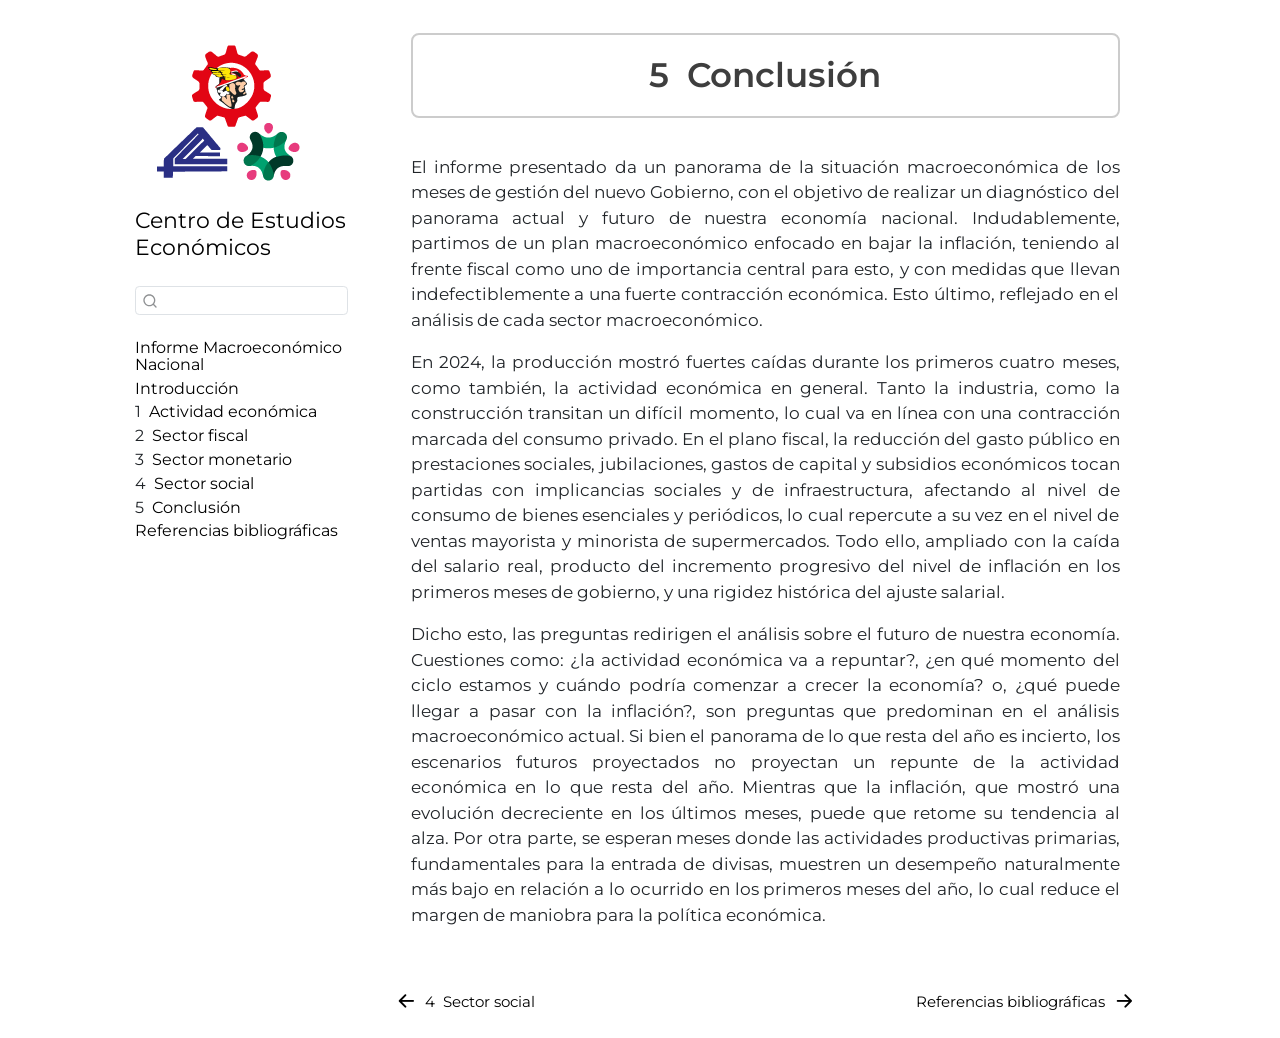
<file: _book/pages/summary.html>
<!DOCTYPE html>
<html xmlns="http://www.w3.org/1999/xhtml" lang="es" xml:lang="es"><head>

<meta charset="utf-8">
<meta name="generator" content="quarto-1.5.54">

<meta name="viewport" content="width=device-width, initial-scale=1.0, user-scalable=yes">


<title>5&nbsp; Conclusión – Centro de Estudios Económicos</title>
<style>
code{white-space: pre-wrap;}
span.smallcaps{font-variant: small-caps;}
div.columns{display: flex; gap: min(4vw, 1.5em);}
div.column{flex: auto; overflow-x: auto;}
div.hanging-indent{margin-left: 1.5em; text-indent: -1.5em;}
ul.task-list{list-style: none;}
ul.task-list li input[type="checkbox"] {
  width: 0.8em;
  margin: 0 0.8em 0.2em -1em; /* quarto-specific, see https://github.com/quarto-dev/quarto-cli/issues/4556 */ 
  vertical-align: middle;
}
</style>


<script src="../site_libs/quarto-nav/quarto-nav.js"></script>
<script src="../site_libs/quarto-nav/headroom.min.js"></script>
<script src="../site_libs/clipboard/clipboard.min.js"></script>
<script src="../site_libs/quarto-search/autocomplete.umd.js"></script>
<script src="../site_libs/quarto-search/fuse.min.js"></script>
<script src="../site_libs/quarto-search/quarto-search.js"></script>
<meta name="quarto:offset" content="../">
<link href="../pages/references.html" rel="next">
<link href="../pages/sector_social.html" rel="prev">
<script src="../site_libs/quarto-html/quarto.js"></script>
<script src="../site_libs/quarto-html/popper.min.js"></script>
<script src="../site_libs/quarto-html/tippy.umd.min.js"></script>
<script src="../site_libs/quarto-html/anchor.min.js"></script>
<link href="../site_libs/quarto-html/tippy.css" rel="stylesheet">
<link href="../site_libs/quarto-html/quarto-syntax-highlighting.css" rel="stylesheet" id="quarto-text-highlighting-styles">
<script src="../site_libs/bootstrap/bootstrap.min.js"></script>
<link href="../site_libs/bootstrap/bootstrap-icons.css" rel="stylesheet">
<link href="../site_libs/bootstrap/bootstrap.min.css" rel="stylesheet" id="quarto-bootstrap" data-mode="light">
<script id="quarto-search-options" type="application/json">{
  "location": "sidebar",
  "copy-button": false,
  "collapse-after": 3,
  "panel-placement": "start",
  "type": "textbox",
  "limit": 50,
  "keyboard-shortcut": [
    "f",
    "/",
    "s"
  ],
  "show-item-context": false,
  "language": {
    "search-no-results-text": "Sin resultados",
    "search-matching-documents-text": "documentos encontrados",
    "search-copy-link-title": "Copiar el enlace en la búsqueda",
    "search-hide-matches-text": "Ocultar resultados adicionales",
    "search-more-match-text": "resultado adicional en este documento",
    "search-more-matches-text": "resultados adicionales en este documento",
    "search-clear-button-title": "Borrar",
    "search-text-placeholder": "",
    "search-detached-cancel-button-title": "Cancelar",
    "search-submit-button-title": "Enviar",
    "search-label": "Buscar"
  }
}</script>


<link rel="stylesheet" href="../styles/stylesPortada.css">
</head>

<body class="nav-sidebar floating fullcontent">

<div id="quarto-search-results"></div>
  <header id="quarto-header" class="headroom fixed-top">
  <nav class="quarto-secondary-nav">
    <div class="container-fluid d-flex">
      <button type="button" class="quarto-btn-toggle btn" data-bs-toggle="collapse" role="button" data-bs-target=".quarto-sidebar-collapse-item" aria-controls="quarto-sidebar" aria-expanded="false" aria-label="Alternar barra lateral" onclick="if (window.quartoToggleHeadroom) { window.quartoToggleHeadroom(); }">
        <i class="bi bi-layout-text-sidebar-reverse"></i>
      </button>
        <nav class="quarto-page-breadcrumbs" aria-label="breadcrumb"><ol class="breadcrumb"><li class="breadcrumb-item"><a href="../pages/summary.html"><span class="chapter-number">5</span>&nbsp; <span class="chapter-title">Conclusión</span></a></li></ol></nav>
        <a class="flex-grow-1" role="navigation" data-bs-toggle="collapse" data-bs-target=".quarto-sidebar-collapse-item" aria-controls="quarto-sidebar" aria-expanded="false" aria-label="Alternar barra lateral" onclick="if (window.quartoToggleHeadroom) { window.quartoToggleHeadroom(); }">      
        </a>
      <button type="button" class="btn quarto-search-button" aria-label="Buscar" onclick="window.quartoOpenSearch();">
        <i class="bi bi-search"></i>
      </button>
    </div>
  </nav>
</header>
<!-- content -->
<div id="quarto-content" class="quarto-container page-columns page-rows-contents page-layout-article">
<!-- sidebar -->
  <nav id="quarto-sidebar" class="sidebar collapse collapse-horizontal quarto-sidebar-collapse-item sidebar-navigation floating overflow-auto">
    <div class="pt-lg-2 mt-2 text-left sidebar-header sidebar-header-stacked">
      <a href="../index.html" class="sidebar-logo-link">
      <img src="../img/Logos-para-web.png" alt="" class="sidebar-logo py-0 d-lg-inline d-none">
      </a>
    <div class="sidebar-title mb-0 py-0">
      <a href="../">Centro de Estudios Económicos</a> 
    </div>
      </div>
        <div class="mt-2 flex-shrink-0 align-items-center">
        <div class="sidebar-search">
        <div id="quarto-search" class="" title="Buscar"></div>
        </div>
        </div>
    <div class="sidebar-menu-container"> 
    <ul class="list-unstyled mt-1">
        <li class="sidebar-item">
  <div class="sidebar-item-container"> 
  <a href="../index.html" class="sidebar-item-text sidebar-link">
 <span class="menu-text">Informe Macroeconómico Nacional</span></a>
  </div>
</li>
        <li class="sidebar-item">
  <div class="sidebar-item-container"> 
  <a href="../pages/intro.html" class="sidebar-item-text sidebar-link">
 <span class="menu-text">Introducción</span></a>
  </div>
</li>
        <li class="sidebar-item">
  <div class="sidebar-item-container"> 
  <a href="../pages/actividad_economica.html" class="sidebar-item-text sidebar-link">
 <span class="menu-text"><span class="chapter-number">1</span>&nbsp; <span class="chapter-title">Actividad económica</span></span></a>
  </div>
</li>
        <li class="sidebar-item">
  <div class="sidebar-item-container"> 
  <a href="../pages/sector_fiscal.html" class="sidebar-item-text sidebar-link">
 <span class="menu-text"><span class="chapter-number">2</span>&nbsp; <span class="chapter-title">Sector fiscal</span></span></a>
  </div>
</li>
        <li class="sidebar-item">
  <div class="sidebar-item-container"> 
  <a href="../pages/sector_monetario.html" class="sidebar-item-text sidebar-link">
 <span class="menu-text"><span class="chapter-number">3</span>&nbsp; <span class="chapter-title">Sector monetario</span></span></a>
  </div>
</li>
        <li class="sidebar-item">
  <div class="sidebar-item-container"> 
  <a href="../pages/sector_social.html" class="sidebar-item-text sidebar-link">
 <span class="menu-text"><span class="chapter-number">4</span>&nbsp; <span class="chapter-title">Sector social</span></span></a>
  </div>
</li>
        <li class="sidebar-item">
  <div class="sidebar-item-container"> 
  <a href="../pages/summary.html" class="sidebar-item-text sidebar-link active">
 <span class="menu-text"><span class="chapter-number">5</span>&nbsp; <span class="chapter-title">Conclusión</span></span></a>
  </div>
</li>
        <li class="sidebar-item">
  <div class="sidebar-item-container"> 
  <a href="../pages/references.html" class="sidebar-item-text sidebar-link">
 <span class="menu-text">Referencias bibliográficas</span></a>
  </div>
</li>
    </ul>
    </div>
</nav>
<div id="quarto-sidebar-glass" class="quarto-sidebar-collapse-item" data-bs-toggle="collapse" data-bs-target=".quarto-sidebar-collapse-item"></div>
<!-- margin-sidebar -->
    
<!-- main -->
<main class="content" id="quarto-document-content">

<header id="title-block-header" class="quarto-title-block default">
<div class="quarto-title">
<h1 class="title"><span id="sec-conclusion" class="quarto-section-identifier"><span class="chapter-number">5</span>&nbsp; <span class="chapter-title">Conclusión</span></span></h1>
</div>



<div class="quarto-title-meta">

    
  
    
  </div>
  


</header>


<div class="justify">
<p>El informe presentado da un panorama de la situación macroeconómica de los meses de gestión del nuevo Gobierno, con el objetivo de realizar un diagnóstico del panorama actual y futuro de nuestra economía nacional. Indudablemente, partimos de un plan macroeconómico enfocado en bajar la inflación, teniendo al frente fiscal como uno de importancia central para esto, y con medidas que llevan indefectiblemente a una fuerte contracción económica. Esto último, reflejado en el análisis de cada sector macroeconómico.</p>
<p>En 2024, la producción mostró fuertes caídas durante los primeros cuatro meses, como también, la actividad económica en general. Tanto la industria, como la construcción transitan un difícil momento, lo cual va en línea con una contracción marcada del consumo privado. En el plano fiscal, la reducción del gasto público en prestaciones sociales, jubilaciones, gastos de capital y subsidios económicos tocan partidas con implicancias sociales y de infraestructura, afectando al nivel de consumo de bienes esenciales y periódicos, lo cual repercute a su vez en el nivel de ventas mayorista y minorista de supermercados. Todo ello, ampliado con la caída del salario real, producto del incremento progresivo del nivel de inflación en los primeros meses de gobierno, y una rigidez histórica del ajuste salarial.</p>
<p>Dicho esto, las preguntas redirigen el análisis sobre el futuro de nuestra economía. Cuestiones como: ¿la actividad económica va a repuntar?, ¿en qué momento del ciclo estamos y cuándo podría comenzar a crecer la economía? o, ¿qué puede llegar a pasar con la inflación?, son preguntas que predominan en el análisis macroeconómico actual. Si bien el panorama de lo que resta del año es incierto, los escenarios futuros proyectados no proyectan un repunte de la actividad económica en lo que resta del año. Mientras que la inflación, que mostró una evolución decreciente en los últimos meses, puede que retome su tendencia al alza. Por otra parte, se esperan meses donde las actividades productivas primarias, fundamentales para la entrada de divisas, muestren un desempeño naturalmente más bajo en relación a lo ocurrido en los primeros meses del año, lo cual reduce el margen de maniobra para la política económica.</p>
</div>



</main> <!-- /main -->
<script id="quarto-html-after-body" type="application/javascript">
window.document.addEventListener("DOMContentLoaded", function (event) {
  const toggleBodyColorMode = (bsSheetEl) => {
    const mode = bsSheetEl.getAttribute("data-mode");
    const bodyEl = window.document.querySelector("body");
    if (mode === "dark") {
      bodyEl.classList.add("quarto-dark");
      bodyEl.classList.remove("quarto-light");
    } else {
      bodyEl.classList.add("quarto-light");
      bodyEl.classList.remove("quarto-dark");
    }
  }
  const toggleBodyColorPrimary = () => {
    const bsSheetEl = window.document.querySelector("link#quarto-bootstrap");
    if (bsSheetEl) {
      toggleBodyColorMode(bsSheetEl);
    }
  }
  toggleBodyColorPrimary();  
  const icon = "";
  const anchorJS = new window.AnchorJS();
  anchorJS.options = {
    placement: 'right',
    icon: icon
  };
  anchorJS.add('.anchored');
  const isCodeAnnotation = (el) => {
    for (const clz of el.classList) {
      if (clz.startsWith('code-annotation-')) {                     
        return true;
      }
    }
    return false;
  }
  const onCopySuccess = function(e) {
    // button target
    const button = e.trigger;
    // don't keep focus
    button.blur();
    // flash "checked"
    button.classList.add('code-copy-button-checked');
    var currentTitle = button.getAttribute("title");
    button.setAttribute("title", "Copiado");
    let tooltip;
    if (window.bootstrap) {
      button.setAttribute("data-bs-toggle", "tooltip");
      button.setAttribute("data-bs-placement", "left");
      button.setAttribute("data-bs-title", "Copiado");
      tooltip = new bootstrap.Tooltip(button, 
        { trigger: "manual", 
          customClass: "code-copy-button-tooltip",
          offset: [0, -8]});
      tooltip.show();    
    }
    setTimeout(function() {
      if (tooltip) {
        tooltip.hide();
        button.removeAttribute("data-bs-title");
        button.removeAttribute("data-bs-toggle");
        button.removeAttribute("data-bs-placement");
      }
      button.setAttribute("title", currentTitle);
      button.classList.remove('code-copy-button-checked');
    }, 1000);
    // clear code selection
    e.clearSelection();
  }
  const getTextToCopy = function(trigger) {
      const codeEl = trigger.previousElementSibling.cloneNode(true);
      for (const childEl of codeEl.children) {
        if (isCodeAnnotation(childEl)) {
          childEl.remove();
        }
      }
      return codeEl.innerText;
  }
  const clipboard = new window.ClipboardJS('.code-copy-button:not([data-in-quarto-modal])', {
    text: getTextToCopy
  });
  clipboard.on('success', onCopySuccess);
  if (window.document.getElementById('quarto-embedded-source-code-modal')) {
    // For code content inside modals, clipBoardJS needs to be initialized with a container option
    // TODO: Check when it could be a function (https://github.com/zenorocha/clipboard.js/issues/860)
    const clipboardModal = new window.ClipboardJS('.code-copy-button[data-in-quarto-modal]', {
      text: getTextToCopy,
      container: window.document.getElementById('quarto-embedded-source-code-modal')
    });
    clipboardModal.on('success', onCopySuccess);
  }
    var localhostRegex = new RegExp(/^(?:http|https):\/\/localhost\:?[0-9]*\//);
    var mailtoRegex = new RegExp(/^mailto:/);
      var filterRegex = new RegExp('/' + window.location.host + '/');
    var isInternal = (href) => {
        return filterRegex.test(href) || localhostRegex.test(href) || mailtoRegex.test(href);
    }
    // Inspect non-navigation links and adorn them if external
 	var links = window.document.querySelectorAll('a[href]:not(.nav-link):not(.navbar-brand):not(.toc-action):not(.sidebar-link):not(.sidebar-item-toggle):not(.pagination-link):not(.no-external):not([aria-hidden]):not(.dropdown-item):not(.quarto-navigation-tool):not(.about-link)');
    for (var i=0; i<links.length; i++) {
      const link = links[i];
      if (!isInternal(link.href)) {
        // undo the damage that might have been done by quarto-nav.js in the case of
        // links that we want to consider external
        if (link.dataset.originalHref !== undefined) {
          link.href = link.dataset.originalHref;
        }
      }
    }
  function tippyHover(el, contentFn, onTriggerFn, onUntriggerFn) {
    const config = {
      allowHTML: true,
      maxWidth: 500,
      delay: 100,
      arrow: false,
      appendTo: function(el) {
          return el.parentElement;
      },
      interactive: true,
      interactiveBorder: 10,
      theme: 'quarto',
      placement: 'bottom-start',
    };
    if (contentFn) {
      config.content = contentFn;
    }
    if (onTriggerFn) {
      config.onTrigger = onTriggerFn;
    }
    if (onUntriggerFn) {
      config.onUntrigger = onUntriggerFn;
    }
    window.tippy(el, config); 
  }
  const noterefs = window.document.querySelectorAll('a[role="doc-noteref"]');
  for (var i=0; i<noterefs.length; i++) {
    const ref = noterefs[i];
    tippyHover(ref, function() {
      // use id or data attribute instead here
      let href = ref.getAttribute('data-footnote-href') || ref.getAttribute('href');
      try { href = new URL(href).hash; } catch {}
      const id = href.replace(/^#\/?/, "");
      const note = window.document.getElementById(id);
      if (note) {
        return note.innerHTML;
      } else {
        return "";
      }
    });
  }
  const xrefs = window.document.querySelectorAll('a.quarto-xref');
  const processXRef = (id, note) => {
    // Strip column container classes
    const stripColumnClz = (el) => {
      el.classList.remove("page-full", "page-columns");
      if (el.children) {
        for (const child of el.children) {
          stripColumnClz(child);
        }
      }
    }
    stripColumnClz(note)
    if (id === null || id.startsWith('sec-')) {
      // Special case sections, only their first couple elements
      const container = document.createElement("div");
      if (note.children && note.children.length > 2) {
        container.appendChild(note.children[0].cloneNode(true));
        for (let i = 1; i < note.children.length; i++) {
          const child = note.children[i];
          if (child.tagName === "P" && child.innerText === "") {
            continue;
          } else {
            container.appendChild(child.cloneNode(true));
            break;
          }
        }
        if (window.Quarto?.typesetMath) {
          window.Quarto.typesetMath(container);
        }
        return container.innerHTML
      } else {
        if (window.Quarto?.typesetMath) {
          window.Quarto.typesetMath(note);
        }
        return note.innerHTML;
      }
    } else {
      // Remove any anchor links if they are present
      const anchorLink = note.querySelector('a.anchorjs-link');
      if (anchorLink) {
        anchorLink.remove();
      }
      if (window.Quarto?.typesetMath) {
        window.Quarto.typesetMath(note);
      }
      // TODO in 1.5, we should make sure this works without a callout special case
      if (note.classList.contains("callout")) {
        return note.outerHTML;
      } else {
        return note.innerHTML;
      }
    }
  }
  for (var i=0; i<xrefs.length; i++) {
    const xref = xrefs[i];
    tippyHover(xref, undefined, function(instance) {
      instance.disable();
      let url = xref.getAttribute('href');
      let hash = undefined; 
      if (url.startsWith('#')) {
        hash = url;
      } else {
        try { hash = new URL(url).hash; } catch {}
      }
      if (hash) {
        const id = hash.replace(/^#\/?/, "");
        const note = window.document.getElementById(id);
        if (note !== null) {
          try {
            const html = processXRef(id, note.cloneNode(true));
            instance.setContent(html);
          } finally {
            instance.enable();
            instance.show();
          }
        } else {
          // See if we can fetch this
          fetch(url.split('#')[0])
          .then(res => res.text())
          .then(html => {
            const parser = new DOMParser();
            const htmlDoc = parser.parseFromString(html, "text/html");
            const note = htmlDoc.getElementById(id);
            if (note !== null) {
              const html = processXRef(id, note);
              instance.setContent(html);
            } 
          }).finally(() => {
            instance.enable();
            instance.show();
          });
        }
      } else {
        // See if we can fetch a full url (with no hash to target)
        // This is a special case and we should probably do some content thinning / targeting
        fetch(url)
        .then(res => res.text())
        .then(html => {
          const parser = new DOMParser();
          const htmlDoc = parser.parseFromString(html, "text/html");
          const note = htmlDoc.querySelector('main.content');
          if (note !== null) {
            // This should only happen for chapter cross references
            // (since there is no id in the URL)
            // remove the first header
            if (note.children.length > 0 && note.children[0].tagName === "HEADER") {
              note.children[0].remove();
            }
            const html = processXRef(null, note);
            instance.setContent(html);
          } 
        }).finally(() => {
          instance.enable();
          instance.show();
        });
      }
    }, function(instance) {
    });
  }
      let selectedAnnoteEl;
      const selectorForAnnotation = ( cell, annotation) => {
        let cellAttr = 'data-code-cell="' + cell + '"';
        let lineAttr = 'data-code-annotation="' +  annotation + '"';
        const selector = 'span[' + cellAttr + '][' + lineAttr + ']';
        return selector;
      }
      const selectCodeLines = (annoteEl) => {
        const doc = window.document;
        const targetCell = annoteEl.getAttribute("data-target-cell");
        const targetAnnotation = annoteEl.getAttribute("data-target-annotation");
        const annoteSpan = window.document.querySelector(selectorForAnnotation(targetCell, targetAnnotation));
        const lines = annoteSpan.getAttribute("data-code-lines").split(",");
        const lineIds = lines.map((line) => {
          return targetCell + "-" + line;
        })
        let top = null;
        let height = null;
        let parent = null;
        if (lineIds.length > 0) {
            //compute the position of the single el (top and bottom and make a div)
            const el = window.document.getElementById(lineIds[0]);
            top = el.offsetTop;
            height = el.offsetHeight;
            parent = el.parentElement.parentElement;
          if (lineIds.length > 1) {
            const lastEl = window.document.getElementById(lineIds[lineIds.length - 1]);
            const bottom = lastEl.offsetTop + lastEl.offsetHeight;
            height = bottom - top;
          }
          if (top !== null && height !== null && parent !== null) {
            // cook up a div (if necessary) and position it 
            let div = window.document.getElementById("code-annotation-line-highlight");
            if (div === null) {
              div = window.document.createElement("div");
              div.setAttribute("id", "code-annotation-line-highlight");
              div.style.position = 'absolute';
              parent.appendChild(div);
            }
            div.style.top = top - 2 + "px";
            div.style.height = height + 4 + "px";
            div.style.left = 0;
            let gutterDiv = window.document.getElementById("code-annotation-line-highlight-gutter");
            if (gutterDiv === null) {
              gutterDiv = window.document.createElement("div");
              gutterDiv.setAttribute("id", "code-annotation-line-highlight-gutter");
              gutterDiv.style.position = 'absolute';
              const codeCell = window.document.getElementById(targetCell);
              const gutter = codeCell.querySelector('.code-annotation-gutter');
              gutter.appendChild(gutterDiv);
            }
            gutterDiv.style.top = top - 2 + "px";
            gutterDiv.style.height = height + 4 + "px";
          }
          selectedAnnoteEl = annoteEl;
        }
      };
      const unselectCodeLines = () => {
        const elementsIds = ["code-annotation-line-highlight", "code-annotation-line-highlight-gutter"];
        elementsIds.forEach((elId) => {
          const div = window.document.getElementById(elId);
          if (div) {
            div.remove();
          }
        });
        selectedAnnoteEl = undefined;
      };
        // Handle positioning of the toggle
    window.addEventListener(
      "resize",
      throttle(() => {
        elRect = undefined;
        if (selectedAnnoteEl) {
          selectCodeLines(selectedAnnoteEl);
        }
      }, 10)
    );
    function throttle(fn, ms) {
    let throttle = false;
    let timer;
      return (...args) => {
        if(!throttle) { // first call gets through
            fn.apply(this, args);
            throttle = true;
        } else { // all the others get throttled
            if(timer) clearTimeout(timer); // cancel #2
            timer = setTimeout(() => {
              fn.apply(this, args);
              timer = throttle = false;
            }, ms);
        }
      };
    }
      // Attach click handler to the DT
      const annoteDls = window.document.querySelectorAll('dt[data-target-cell]');
      for (const annoteDlNode of annoteDls) {
        annoteDlNode.addEventListener('click', (event) => {
          const clickedEl = event.target;
          if (clickedEl !== selectedAnnoteEl) {
            unselectCodeLines();
            const activeEl = window.document.querySelector('dt[data-target-cell].code-annotation-active');
            if (activeEl) {
              activeEl.classList.remove('code-annotation-active');
            }
            selectCodeLines(clickedEl);
            clickedEl.classList.add('code-annotation-active');
          } else {
            // Unselect the line
            unselectCodeLines();
            clickedEl.classList.remove('code-annotation-active');
          }
        });
      }
  const findCites = (el) => {
    const parentEl = el.parentElement;
    if (parentEl) {
      const cites = parentEl.dataset.cites;
      if (cites) {
        return {
          el,
          cites: cites.split(' ')
        };
      } else {
        return findCites(el.parentElement)
      }
    } else {
      return undefined;
    }
  };
  var bibliorefs = window.document.querySelectorAll('a[role="doc-biblioref"]');
  for (var i=0; i<bibliorefs.length; i++) {
    const ref = bibliorefs[i];
    const citeInfo = findCites(ref);
    if (citeInfo) {
      tippyHover(citeInfo.el, function() {
        var popup = window.document.createElement('div');
        citeInfo.cites.forEach(function(cite) {
          var citeDiv = window.document.createElement('div');
          citeDiv.classList.add('hanging-indent');
          citeDiv.classList.add('csl-entry');
          var biblioDiv = window.document.getElementById('ref-' + cite);
          if (biblioDiv) {
            citeDiv.innerHTML = biblioDiv.innerHTML;
          }
          popup.appendChild(citeDiv);
        });
        return popup.innerHTML;
      });
    }
  }
});
</script>
<nav class="page-navigation">
  <div class="nav-page nav-page-previous">
      <a href="../pages/sector_social.html" class="pagination-link" aria-label="Sector social">
        <i class="bi bi-arrow-left-short"></i> <span class="nav-page-text"><span class="chapter-number">4</span>&nbsp; <span class="chapter-title">Sector social</span></span>
      </a>          
  </div>
  <div class="nav-page nav-page-next">
      <a href="../pages/references.html" class="pagination-link" aria-label="Referencias bibliográficas">
        <span class="nav-page-text">Referencias bibliográficas</span> <i class="bi bi-arrow-right-short"></i>
      </a>
  </div>
</nav>
</div> <!-- /content -->




</body></html>
</file>
<file: _book/site_libs/quarto-html/tippy.css>
.tippy-box[data-animation=fade][data-state=hidden]{opacity:0}[data-tippy-root]{max-width:calc(100vw - 10px)}.tippy-box{position:relative;background-color:#333;color:#fff;border-radius:4px;font-size:14px;line-height:1.4;white-space:normal;outline:0;transition-property:transform,visibility,opacity}.tippy-box[data-placement^=top]>.tippy-arrow{bottom:0}.tippy-box[data-placement^=top]>.tippy-arrow:before{bottom:-7px;left:0;border-width:8px 8px 0;border-top-color:initial;transform-origin:center top}.tippy-box[data-placement^=bottom]>.tippy-arrow{top:0}.tippy-box[data-placement^=bottom]>.tippy-arrow:before{top:-7px;left:0;border-width:0 8px 8px;border-bottom-color:initial;transform-origin:center bottom}.tippy-box[data-placement^=left]>.tippy-arrow{right:0}.tippy-box[data-placement^=left]>.tippy-arrow:before{border-width:8px 0 8px 8px;border-left-color:initial;right:-7px;transform-origin:center left}.tippy-box[data-placement^=right]>.tippy-arrow{left:0}.tippy-box[data-placement^=right]>.tippy-arrow:before{left:-7px;border-width:8px 8px 8px 0;border-right-color:initial;transform-origin:center right}.tippy-box[data-inertia][data-state=visible]{transition-timing-function:cubic-bezier(.54,1.5,.38,1.11)}.tippy-arrow{width:16px;height:16px;color:#333}.tippy-arrow:before{content:"";position:absolute;border-color:transparent;border-style:solid}.tippy-content{position:relative;padding:5px 9px;z-index:1}
</file>
<file: _book/site_libs/quarto-html/quarto-syntax-highlighting.css>
/* quarto syntax highlight colors */
:root {
  --quarto-hl-ot-color: #003B4F;
  --quarto-hl-at-color: #657422;
  --quarto-hl-ss-color: #20794D;
  --quarto-hl-an-color: #5E5E5E;
  --quarto-hl-fu-color: #4758AB;
  --quarto-hl-st-color: #20794D;
  --quarto-hl-cf-color: #003B4F;
  --quarto-hl-op-color: #5E5E5E;
  --quarto-hl-er-color: #AD0000;
  --quarto-hl-bn-color: #AD0000;
  --quarto-hl-al-color: #AD0000;
  --quarto-hl-va-color: #111111;
  --quarto-hl-bu-color: inherit;
  --quarto-hl-ex-color: inherit;
  --quarto-hl-pp-color: #AD0000;
  --quarto-hl-in-color: #5E5E5E;
  --quarto-hl-vs-color: #20794D;
  --quarto-hl-wa-color: #5E5E5E;
  --quarto-hl-do-color: #5E5E5E;
  --quarto-hl-im-color: #00769E;
  --quarto-hl-ch-color: #20794D;
  --quarto-hl-dt-color: #AD0000;
  --quarto-hl-fl-color: #AD0000;
  --quarto-hl-co-color: #5E5E5E;
  --quarto-hl-cv-color: #5E5E5E;
  --quarto-hl-cn-color: #8f5902;
  --quarto-hl-sc-color: #5E5E5E;
  --quarto-hl-dv-color: #AD0000;
  --quarto-hl-kw-color: #003B4F;
}

/* other quarto variables */
:root {
  --quarto-font-monospace: SFMono-Regular, Menlo, Monaco, Consolas, "Liberation Mono", "Courier New", monospace;
}

pre > code.sourceCode > span {
  color: #003B4F;
}

code span {
  color: #003B4F;
}

code.sourceCode > span {
  color: #003B4F;
}

div.sourceCode,
div.sourceCode pre.sourceCode {
  color: #003B4F;
}

code span.ot {
  color: #003B4F;
  font-style: inherit;
}

code span.at {
  color: #657422;
  font-style: inherit;
}

code span.ss {
  color: #20794D;
  font-style: inherit;
}

code span.an {
  color: #5E5E5E;
  font-style: inherit;
}

code span.fu {
  color: #4758AB;
  font-style: inherit;
}

code span.st {
  color: #20794D;
  font-style: inherit;
}

code span.cf {
  color: #003B4F;
  font-weight: bold;
  font-style: inherit;
}

code span.op {
  color: #5E5E5E;
  font-style: inherit;
}

code span.er {
  color: #AD0000;
  font-style: inherit;
}

code span.bn {
  color: #AD0000;
  font-style: inherit;
}

code span.al {
  color: #AD0000;
  font-style: inherit;
}

code span.va {
  color: #111111;
  font-style: inherit;
}

code span.bu {
  font-style: inherit;
}

code span.ex {
  font-style: inherit;
}

code span.pp {
  color: #AD0000;
  font-style: inherit;
}

code span.in {
  color: #5E5E5E;
  font-style: inherit;
}

code span.vs {
  color: #20794D;
  font-style: inherit;
}

code span.wa {
  color: #5E5E5E;
  font-style: italic;
}

code span.do {
  color: #5E5E5E;
  font-style: italic;
}

code span.im {
  color: #00769E;
  font-style: inherit;
}

code span.ch {
  color: #20794D;
  font-style: inherit;
}

code span.dt {
  color: #AD0000;
  font-style: inherit;
}

code span.fl {
  color: #AD0000;
  font-style: inherit;
}

code span.co {
  color: #5E5E5E;
  font-style: inherit;
}

code span.cv {
  color: #5E5E5E;
  font-style: italic;
}

code span.cn {
  color: #8f5902;
  font-style: inherit;
}

code span.sc {
  color: #5E5E5E;
  font-style: inherit;
}

code span.dv {
  color: #AD0000;
  font-style: inherit;
}

code span.kw {
  color: #003B4F;
  font-weight: bold;
  font-style: inherit;
}

.prevent-inlining {
  content: "</";
}

/*# sourceMappingURL=debc5d5d77c3f9108843748ff7464032.css.map */
</file>
<file: _book/styles/stylesPortada.css>
@import url('https://fonts.googleapis.com/css2?family=Montserrat:wght@400;700&display=swap');

body {
  font-family: 'Montserrat', sans-serif;
  position: relative;
  z-index: 1;
  margin: 0;
  padding: 0;
  height: 100%;
  width: 100%;
}

body::before {
  content: '';
  position: fixed;
  top: 0;
  left: 0;
  width: 100%;
  height: 100%;
  /* background-image: url('../img/imgPortada5.jpeg'); */
  background-size: cover;
  background-position: center;
  background-repeat: no-repeat;
  opacity: 0.5;
  z-index: -1;
}

.content {
  position: relative;
  z-index: 2;
  background: rgba(255, 255, 255, 0.8);
  padding: 20px;
  margin: 0 auto;
  width: calc(100%); /* Ajusta el ancho restando el ancho del sidebar */
  margin-left: 0px; /* Asegura que el contenido esté correctamente alineado */
  box-sizing: border-box;
  border-radius: 8px;
}

.quarto-title, #acerca-del-proyecto {
  background: rgba(255, 255, 255, 0.8);
  padding: 20px;
  border: 2px solid #ccc;
  border-radius: 8px;
  text-align: left;
  margin: 20px 0;
}

.level2 {
  background: rgba(255, 255, 255, 0.8);
  padding: 20px;
  border: 2px solid #ccc;
  border-radius: 8px;
  margin: 20px 0;
}

.unnumbered {
  text-align: center;
}

.title {
  text-align: center;
}

h1, h2 {
  color: #3e3e3e;
}

/* #toc-title {
  color: blue;
}

.nav-link {
  color: darkblue !important;
}

.sidebar nav[role="doc-toc"] ul > li > a.active {
  color: blue !important;
  background-color: white;
  font-weight: bold;
} */

.highlight-box {
  background-color: rgba(99, 99, 99, 0.984);
  border-left: 4px solid #8b8b8bc9;
  padding: 15px;
  margin: 20px 0;
  font-size: 1.1em;
  line-height: 1.5;
  box-shadow: 0 0 10px rgba(0, 0, 0, 0.1);
}

.highlight-box p {
  color: aliceblue;
}

.quarto-title-meta-heading {
  width:40em; /* Ejemplo de margen inferior en em */
}

.quarto-title-meta-contents {
  width:40em; /* Ejemplo de margen inferior en em */
}

.chart-container {
  border: 2px solid #ccc;
  border-radius: 8px;
  padding: 10px;
  margin: 20px 0;
  background-color: #fff;
}
.chart-title, .chart-source {
  padding: 5px;
  text-align: left;
  font-weight: bold;
}
.chart-subtitle {
  border-bottom: 1px solid #ccc;
  padding: 5px;
  text-align: left;
  font-size: 15px;
  font-style: italic;
 }

.chart-footnote {
  border-top: 1px solid #ccc;
  padding: 5px;
  text-align: left;
  font-size: 13px;
}
.chart-figure {
  padding: 10px;
  text-align: center;
  height: 610px;
}

a {
  color: #000000 !important;
}

a:hover {
  color: #636363 !important;
}

.justify {
  text-align: justify !important;
}

/* .sidebar ul>li>a.active, 
.sidebar ul>li>ul>li>a.active {
  border-left: 1px solid #1e18bc;
  color: #1e18bc !important;
}

.sidebar nav[role=doc-toc] ul>li>a:hover, 
.sidebar nav[role=doc-toc] ul>li>ul>li>a:hover {
  color: #484848 !important;
  }

a {
  color: #1e18bc !important;
}
a:hover {
  color: #484848 !important;
  }

.centered-section {
  display: flex;
  justify-content: center;
  flex-direction: column;
  align-items: center;
  height: 100vh;
  text-align: center;
} */
</file>
